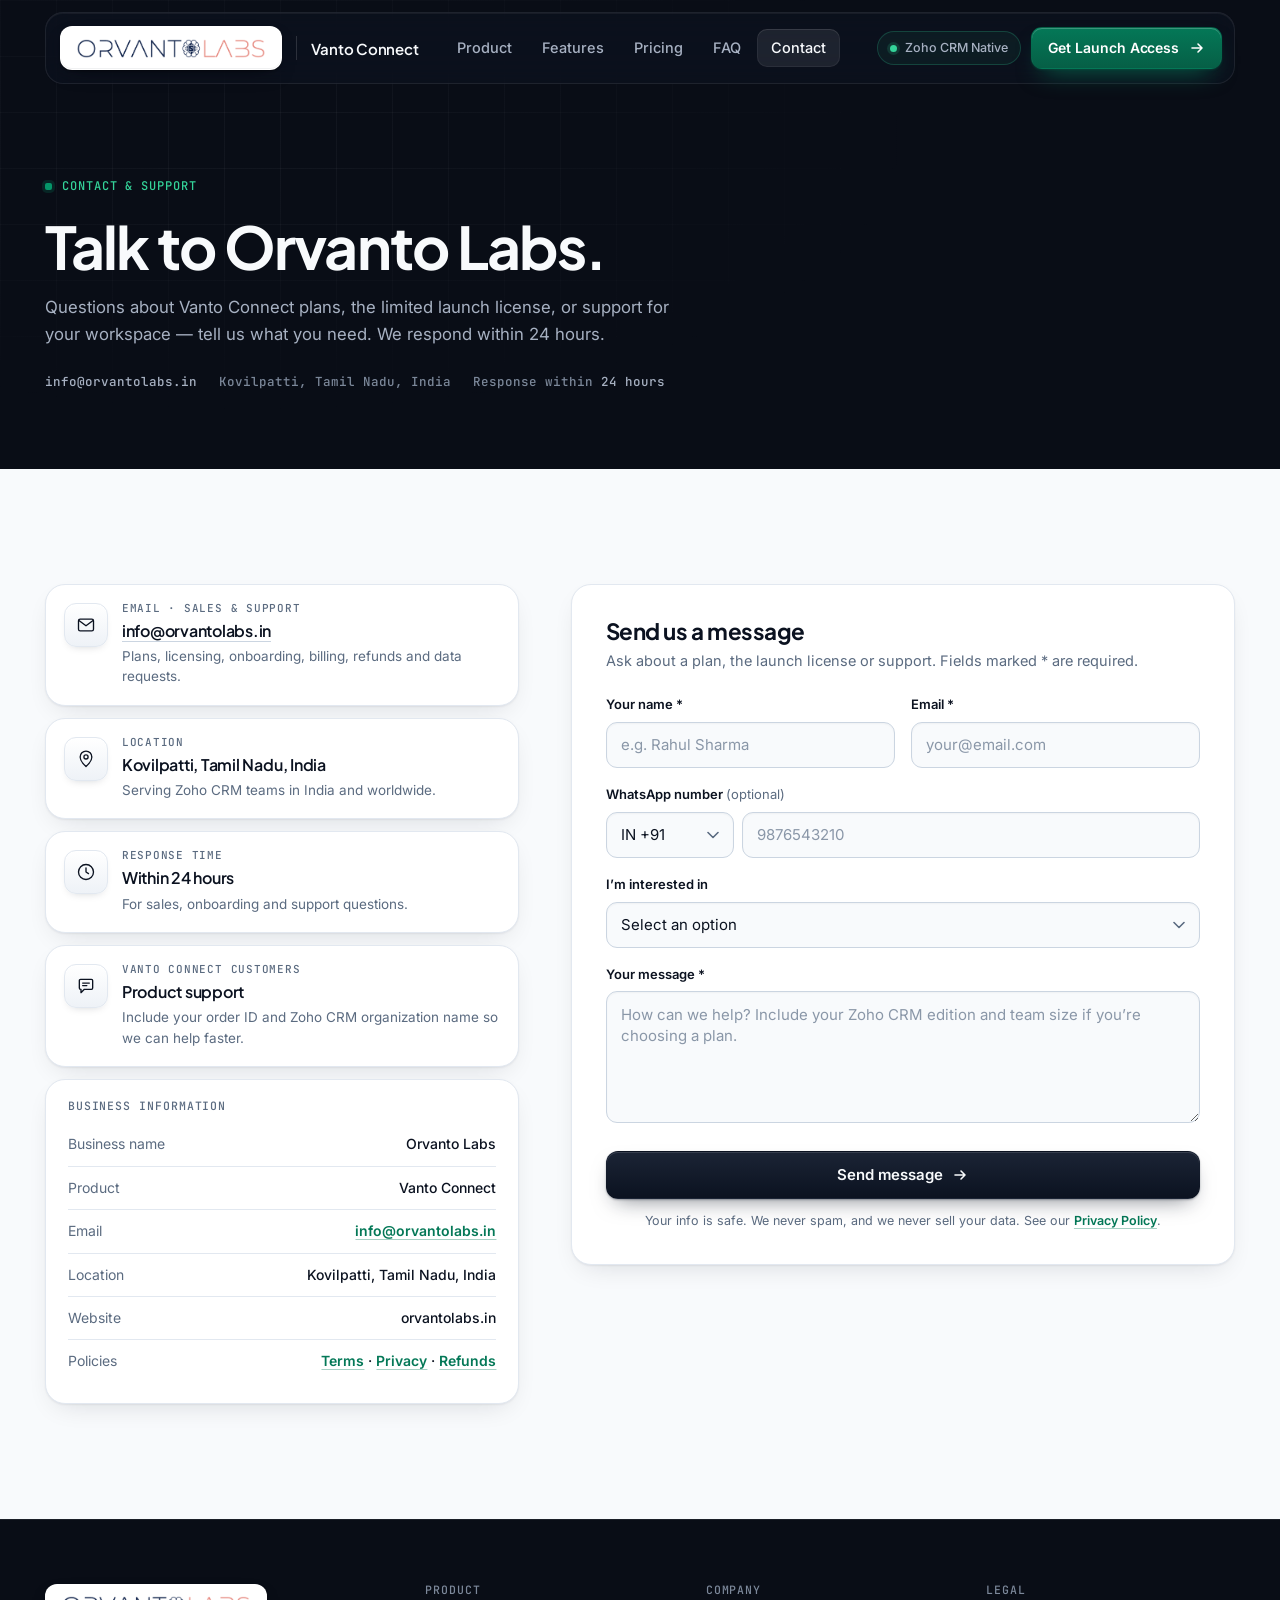
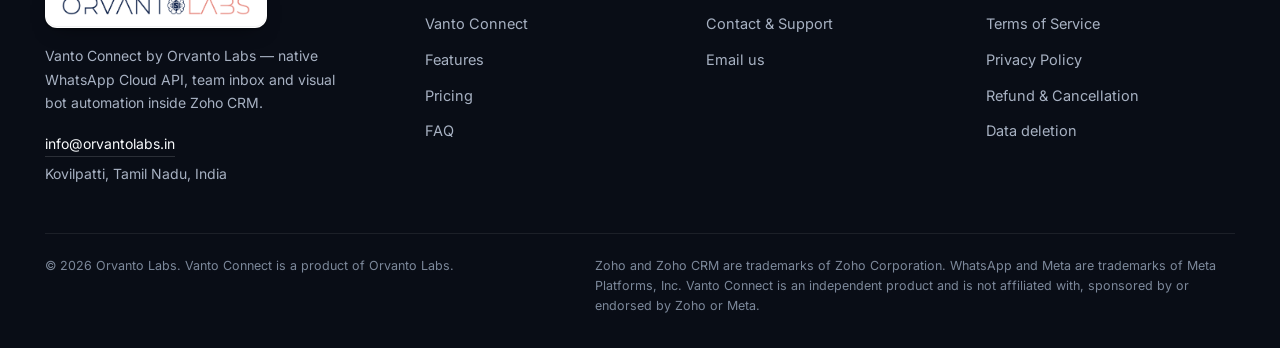
<file: contact.html>
<!DOCTYPE html>
<html lang="en">
<head>
  <meta charset="UTF-8">
  <meta name="viewport" content="width=device-width, initial-scale=1">
  <title>Contact &amp; Support — Orvanto Labs</title>
  <meta name="description" content="Contact Orvanto Labs about Vanto Connect plans, Founding Lifetime licenses and product support. Email info@orvantolabs.in — we respond within 24 hours.">
  <link rel="canonical" href="https://orvantolabs.in/contact">
  <meta name="theme-color" content="#090D16">
  <meta property="og:type" content="website">
  <meta property="og:site_name" content="Orvanto Labs">
  <meta property="og:title" content="Contact &amp; Support — Orvanto Labs">
  <meta property="og:description" content="Vanto Connect plans, lifetime licenses and product support. We respond within 24 hours.">
  <meta property="og:url" content="https://orvantolabs.in/contact">
  <meta property="og:image" content="https://orvantolabs.in/logo.png">
  <link rel="icon" type="image/png" href="favicon.png">
  <link rel="apple-touch-icon" href="apple-touch-icon.png">
  <link rel="preconnect" href="https://fonts.googleapis.com">
  <link rel="preconnect" href="https://fonts.gstatic.com" crossorigin>
  <link href="https://fonts.googleapis.com/css2?family=Inter:wght@400;500;600&family=JetBrains+Mono:wght@400;500&family=Plus+Jakarta+Sans:wght@500;600;700;800&display=swap" rel="stylesheet">
  <link rel="stylesheet" href="styles.css">
  <script>(function(d){d.classList.add('js');var g='INTL';try{var tz=Intl.DateTimeFormat().resolvedOptions().timeZone||'';if(/^Asia\/(Kolkata|Calcutta)$/.test(tz))g='IN';}catch(e){}if(g!=='IN'){var l=navigator.languages||[navigator.language||''];for(var i=0;i<l.length;i++)if(/-IN$/i.test(l[i]||''))g='IN';}d.setAttribute('data-geo',g);})(document.documentElement);</script>
</head>
<body>
  <a class="skip-link" href="#main">Skip to content</a>

  <header class="site-nav">
    <div class="container">
      <div class="nav-inner">
        <a class="brand" href="index.html">
          <span class="brand-pill"><img src="logo-wordmark.png" alt="Orvanto Labs" width="188" height="19"></span>
          <span class="brand-divider" aria-hidden="true"></span>
          <span class="brand-product">Vanto Connect</span>
        </a>
        <nav class="nav-center" aria-label="Primary">
          <ul class="nav-links" id="nav-links">
          <li><a href="index.html#product">Product</a></li>
          <li><a href="index.html#features">Features</a></li>
          <li><a href="index.html#pricing">Pricing</a></li>
          <li><a href="index.html#faq">FAQ</a></li>
          <li><a href="contact.html" aria-current="page">Contact</a></li>
            <li class="nav-mobile-cta"><span class="nav-badge"><i aria-hidden="true"></i>Zoho CRM Native</span><a class="btn btn-emerald" href="index.html#launch-offer">Get Launch Access <svg class="arrow" viewBox="0 0 16 16" fill="none" aria-hidden="true"><path d="M3 8h10M9 4l4 4-4 4" stroke="currentColor" stroke-width="1.6" stroke-linecap="round" stroke-linejoin="round"/></svg></a></li>
          </ul>
          <span class="nav-indicator" aria-hidden="true"></span>
        </nav>
        <div class="nav-actions">
          <span class="nav-badge"><i aria-hidden="true"></i>Zoho CRM Native</span>
          <a class="btn btn-emerald nav-cta" href="index.html#launch-offer">Get Launch Access <svg class="arrow" viewBox="0 0 16 16" fill="none" aria-hidden="true"><path d="M3 8h10M9 4l4 4-4 4" stroke="currentColor" stroke-width="1.6" stroke-linecap="round" stroke-linejoin="round"/></svg></a>
          <button class="nav-toggle" type="button" aria-expanded="false" aria-controls="nav-links" aria-label="Open menu"><span></span></button>
        </div>
      </div>
    </div>
  </header>

  <main id="main">
    <section class="page-hero" aria-labelledby="contact-title">
      <div class="hero-grid" aria-hidden="true"></div>
      <div class="container">
        <span class="eyebrow on-dark">Contact &amp; Support</span>
        <h1 id="contact-title">Talk to Orvanto Labs.</h1>
        <p class="lede">Questions about Vanto Connect plans, the limited launch license, or support for your workspace — tell us what you need. We respond within 24 hours.</p>
        <div class="meta-row">
          <span><b>info@orvantolabs.in</b></span>
          <span>Kovilpatti, Tamil Nadu, India</span>
          <span>Response within <b>24 hours</b></span>
        </div>
      </div>
    </section>

    <section class="section section-mist" aria-label="Contact details and inquiry form">
      <div class="container contact-grid">
        <div class="contact-cards">
          <div class="card contact-card">
            <span class="ic" aria-hidden="true"><svg viewBox="0 0 24 24" fill="none" stroke="currentColor" stroke-width="1.6" stroke-linecap="round" stroke-linejoin="round"><rect x="3" y="5" width="18" height="14" rx="2"/><path d="M3.5 6.5l8.5 6.5 8.5-6.5"/></svg></span>
            <div>
              <div class="k">Email · sales &amp; support</div>
              <div class="v"><a href="mailto:info@orvantolabs.in">info@orvantolabs.in</a></div>
              <div class="s">Plans, licensing, onboarding, billing, refunds and data requests.</div>
            </div>
          </div>
          <div class="card contact-card">
            <span class="ic" aria-hidden="true"><svg viewBox="0 0 24 24" fill="none" stroke="currentColor" stroke-width="1.6" stroke-linecap="round" stroke-linejoin="round"><path d="M12 21s-7-6.2-7-11.5A7 7 0 0 1 19 9.5C19 14.8 12 21 12 21z"/><circle cx="12" cy="9.5" r="2.5"/></svg></span>
            <div>
              <div class="k">Location</div>
              <div class="v">Kovilpatti, Tamil Nadu, India</div>
              <div class="s">Serving Zoho CRM teams in India and worldwide.</div>
            </div>
          </div>
          <div class="card contact-card">
            <span class="ic" aria-hidden="true"><svg viewBox="0 0 24 24" fill="none" stroke="currentColor" stroke-width="1.6" stroke-linecap="round" stroke-linejoin="round"><circle cx="12" cy="12" r="9"/><path d="M12 7v5l3 2"/></svg></span>
            <div>
              <div class="k">Response time</div>
              <div class="v">Within 24 hours</div>
              <div class="s">For sales, onboarding and support questions.</div>
            </div>
          </div>
          <div class="card contact-card">
            <span class="ic" aria-hidden="true"><svg viewBox="0 0 24 24" fill="none" stroke="currentColor" stroke-width="1.6" stroke-linecap="round" stroke-linejoin="round"><path d="M4 5.5A1.5 1.5 0 0 1 5.5 4h13A1.5 1.5 0 0 1 20 5.5v9a1.5 1.5 0 0 1-1.5 1.5H10l-4 4v-4H5.5A1.5 1.5 0 0 1 4 14.5z"/><path d="M8 8.5h8M8 11.5h5"/></svg></span>
            <div>
              <div class="k">Vanto Connect customers</div>
              <div class="v">Product support</div>
              <div class="s">Include your order ID and Zoho CRM organization name so we can help faster.</div>
            </div>
          </div>

          <div class="card biz-table">
            <h3>Business information</h3>
            <dl>
              <dt>Business name</dt><dd>Orvanto Labs</dd>
              <dt>Product</dt><dd>Vanto Connect</dd>
              <dt>Email</dt><dd><a class="text-link" href="mailto:info@orvantolabs.in">info@orvantolabs.in</a></dd>
              <dt>Location</dt><dd>Kovilpatti, Tamil Nadu, India</dd>
              <dt>Website</dt><dd>orvantolabs.in</dd>
              <dt>Policies</dt><dd><a class="text-link" href="terms.html">Terms</a> · <a class="text-link" href="privacy.html">Privacy</a> · <a class="text-link" href="refund.html">Refunds</a></dd>
            </dl>
          </div>
        </div>

        <div class="card form-card">
          <h2>Send us a message</h2>
          <p>Ask about a plan, the launch license or support. Fields marked * are required.</p>
          <form id="contactForm" action="https://formspree.io/f/xbdpbgow" method="POST" novalidate>
            <input type="hidden" name="_subject" value="New inquiry — orvantolabs.in">
            <input type="text" name="_gotcha" tabindex="-1" autocomplete="off" style="display:none" aria-hidden="true">
            <div class="form-grid">
              <div class="field">
                <label for="f-name">Your name *</label>
                <input id="f-name" type="text" name="name" placeholder="e.g. Rahul Sharma" autocomplete="name" required>
              </div>
              <div class="field">
                <label for="f-email">Email *</label>
                <input id="f-email" type="email" name="email" placeholder="your@email.com" autocomplete="email" required>
              </div>
              <div class="field full">
                <label for="f-wa">WhatsApp number <span class="opt">(optional)</span></label>
                <div class="phone-row">
                  <select name="country_code" aria-label="Country code">
                    <option value="+91">IN +91</option>
                    <option value="+1">US +1</option>
                    <option value="+44">UK +44</option>
                    <option value="+61">AU +61</option>
                    <option value="+971">AE +971</option>
                    <option value="+65">SG +65</option>
                    <option value="+60">MY +60</option>
                    <option value="+49">DE +49</option>
                    <option value="+33">FR +33</option>
                    <option value="+81">JP +81</option>
                  </select>
                  <input id="f-wa" type="tel" name="whatsapp" placeholder="9876543210" autocomplete="tel-national" inputmode="tel">
                </div>
              </div>
              <div class="field full">
                <label for="f-service">I’m interested in</label>
                <select id="f-service" name="service">
                  <option value="">Select an option</option>
                  <optgroup label="Plans (monthly or annual)">
                    <option data-plan="starter" value="Vanto Connect — Starter plan">Vanto Connect — Starter plan</option>
                    <option data-plan="growth" value="Vanto Connect — Growth plan">Vanto Connect — Growth plan</option>
                    <option data-plan="pro" value="Vanto Connect — Pro plan">Vanto Connect — Pro plan</option>
                  </optgroup>
                  <optgroup label="Limited launch offer (one-time, lifetime)">
                    <option data-plan="lifetime" value="Vanto Connect — Founding Lifetime Access (custom deal)">Vanto Connect — Founding Lifetime Access (custom deal)</option>
                    <option data-plan="custom" value="Vanto Connect — Custom license (larger team / custom terms)">Vanto Connect — Custom license (larger team / custom terms)</option>
                  </optgroup>
                  <optgroup label="Existing customers">
                    <option data-plan="support" value="Vanto Connect — Product support">Vanto Connect — Product support</option>
                    <option data-plan="billing" value="Vanto Connect — Billing, cancellation or refund">Vanto Connect — Billing, cancellation or refund</option>
                  </optgroup>
                  <option data-plan="unsure" value="Other question">Other question</option>
                </select>
              </div>
              <div class="field full">
                <label for="f-msg">Your message *</label>
                <textarea id="f-msg" name="message" placeholder="How can we help? Include your Zoho CRM edition and team size if you’re choosing a plan." required></textarea>
              </div>
            </div>
            <div class="form-actions">
              <div class="form-status" id="formStatus" role="alert"></div>
              <button type="submit" class="btn btn-dark btn-block" id="submitBtn">Send message
                <svg class="arrow" viewBox="0 0 16 16" fill="none" aria-hidden="true"><path d="M3 8h10M9 4l4 4-4 4" stroke="currentColor" stroke-width="1.6" stroke-linecap="round" stroke-linejoin="round"/></svg>
              </button>
              <p class="form-note">Your info is safe. We never spam, and we never sell your data. See our <a class="text-link" href="privacy.html">Privacy Policy</a>.</p>
            </div>
          </form>
          <div class="form-success" id="successMsg" role="status" tabindex="-1">
            <h3>Message received.</h3>
            <p>We’ll get back to you within 24 hours. Looking forward to working together.</p>
          </div>
        </div>
      </div>
    </section>
  </main>

  <footer class="site-footer">
    <div class="container">
      <div class="footer-top">
        <div class="footer-brand">
          <a class="brand" href="index.html"><span class="brand-pill"><img src="logo-wordmark.png" alt="Orvanto Labs" width="199" height="20"></span></a>
          <p>Vanto Connect by Orvanto Labs — native WhatsApp Cloud API, team inbox and visual bot automation inside Zoho CRM.</p>
          <div class="footer-contact">
            <a href="mailto:info@orvantolabs.in">info@orvantolabs.in</a>
            <span>Kovilpatti, Tamil Nadu, India</span>
          </div>
        </div>
        <div class="footer-col">
          <h2>Product</h2>
          <ul>
            <li><a href="index.html">Vanto Connect</a></li>
            <li><a href="index.html#features">Features</a></li>
            <li><a href="index.html#pricing">Pricing</a></li>
            <li><a href="index.html#faq">FAQ</a></li>
          </ul>
        </div>
        <div class="footer-col">
          <h2>Company</h2>
          <ul>
            <li><a href="contact.html">Contact &amp; Support</a></li>
            <li><a href="mailto:info@orvantolabs.in">Email us</a></li>
          </ul>
        </div>
        <div class="footer-col">
          <h2>Legal</h2>
          <ul>
            <li><a href="terms.html">Terms of Service</a></li>
            <li><a href="privacy.html">Privacy Policy</a></li>
            <li><a href="refund.html">Refund &amp; Cancellation</a></li>
            <li><a href="privacy.html#data-deletion">Data deletion</a></li>
          </ul>
        </div>
      </div>
      <div class="footer-bottom">
        <p>© <span data-year>2026</span> Orvanto Labs. Vanto Connect is a product of Orvanto Labs.</p>
        <p>Zoho and Zoho CRM are trademarks of Zoho Corporation. WhatsApp and Meta are trademarks of Meta Platforms, Inc. Vanto Connect is an independent product and is not affiliated with, sponsored by or endorsed by Zoho or Meta.</p>
      </div>
    </div>
  </footer>

  <script src="site.js" defer></script>
  <script src="js/geo.js" defer></script>
  <script>
    (function () {
      var form = document.getElementById('contactForm');
      var btn = document.getElementById('submitBtn');
      var status = document.getElementById('formStatus');
      var success = document.getElementById('successMsg');
      var select = document.getElementById('f-service');
      var btnHTML = btn.innerHTML;

      // Preselect the plan passed from pricing buttons (?plan=growth, ?plan=lifetime)
      var plan = (new URLSearchParams(window.location.search).get('plan') || '').replace(/[^a-z]/gi, '').toLowerCase();
      if (plan === 'global' || plan === 'india') plan = 'lifetime'; // older launch-licence links
      if (plan) {
        var opt = select.querySelector('option[data-plan="' + plan + '"]');
        if (opt) opt.selected = true;
      }
      // Founding Lifetime is a custom deal: start the message for the visitor
      var msg = document.getElementById('f-msg');
      if (plan === 'lifetime' && msg && !msg.value) {
        msg.value = 'Hi, I’d like to request Founding Lifetime Access for our Zoho CRM workspace.\n\nCompany:\nZoho CRM edition:\nNumber of Zoho CRM users:\n';
      }

      function showError(msg) {
        status.textContent = msg;
        status.className = 'form-status err';
      }

      form.addEventListener('submit', async function (e) {
        e.preventDefault();
        status.className = 'form-status';
        if (!form.checkValidity()) {
          var firstInvalid = form.querySelector(':invalid');
          showError('Please fill in your name, a valid email address and your message.');
          if (firstInvalid) firstInvalid.focus();
          return;
        }
        btn.disabled = true;
        btn.textContent = 'Sending…';
        try {
          var res = await fetch(form.action, { method: 'POST', body: new FormData(form), headers: { 'Accept': 'application/json' } });
          if (res.ok) {
            form.style.display = 'none';
            success.style.display = 'block';
            success.focus();
          } else {
            showError('Something went wrong sending your message. Please try again or email info@orvantolabs.in.');
            btn.disabled = false; btn.innerHTML = btnHTML;
          }
        } catch (err) {
          showError('Network error. Please try again or email info@orvantolabs.in.');
          btn.disabled = false; btn.innerHTML = btnHTML;
        }
      });
    })();
  </script>
</body>
</html>
</file>
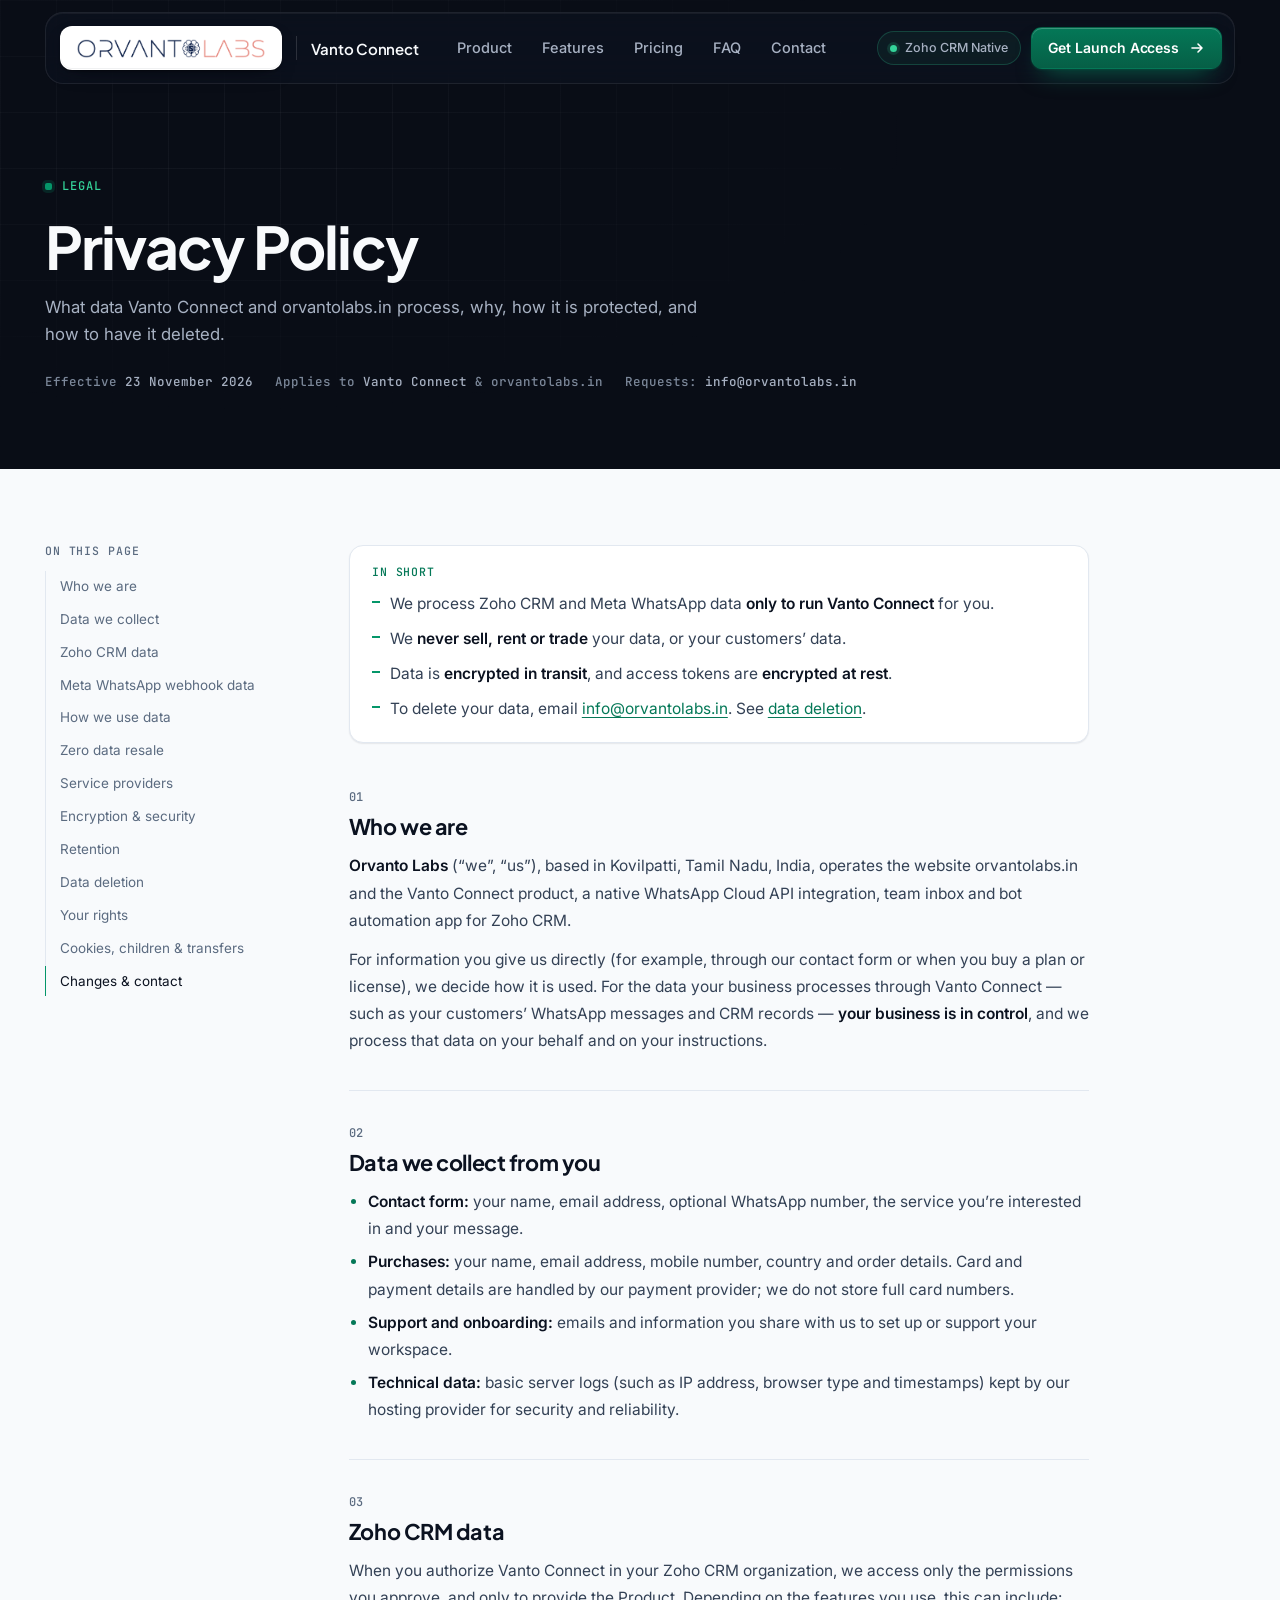
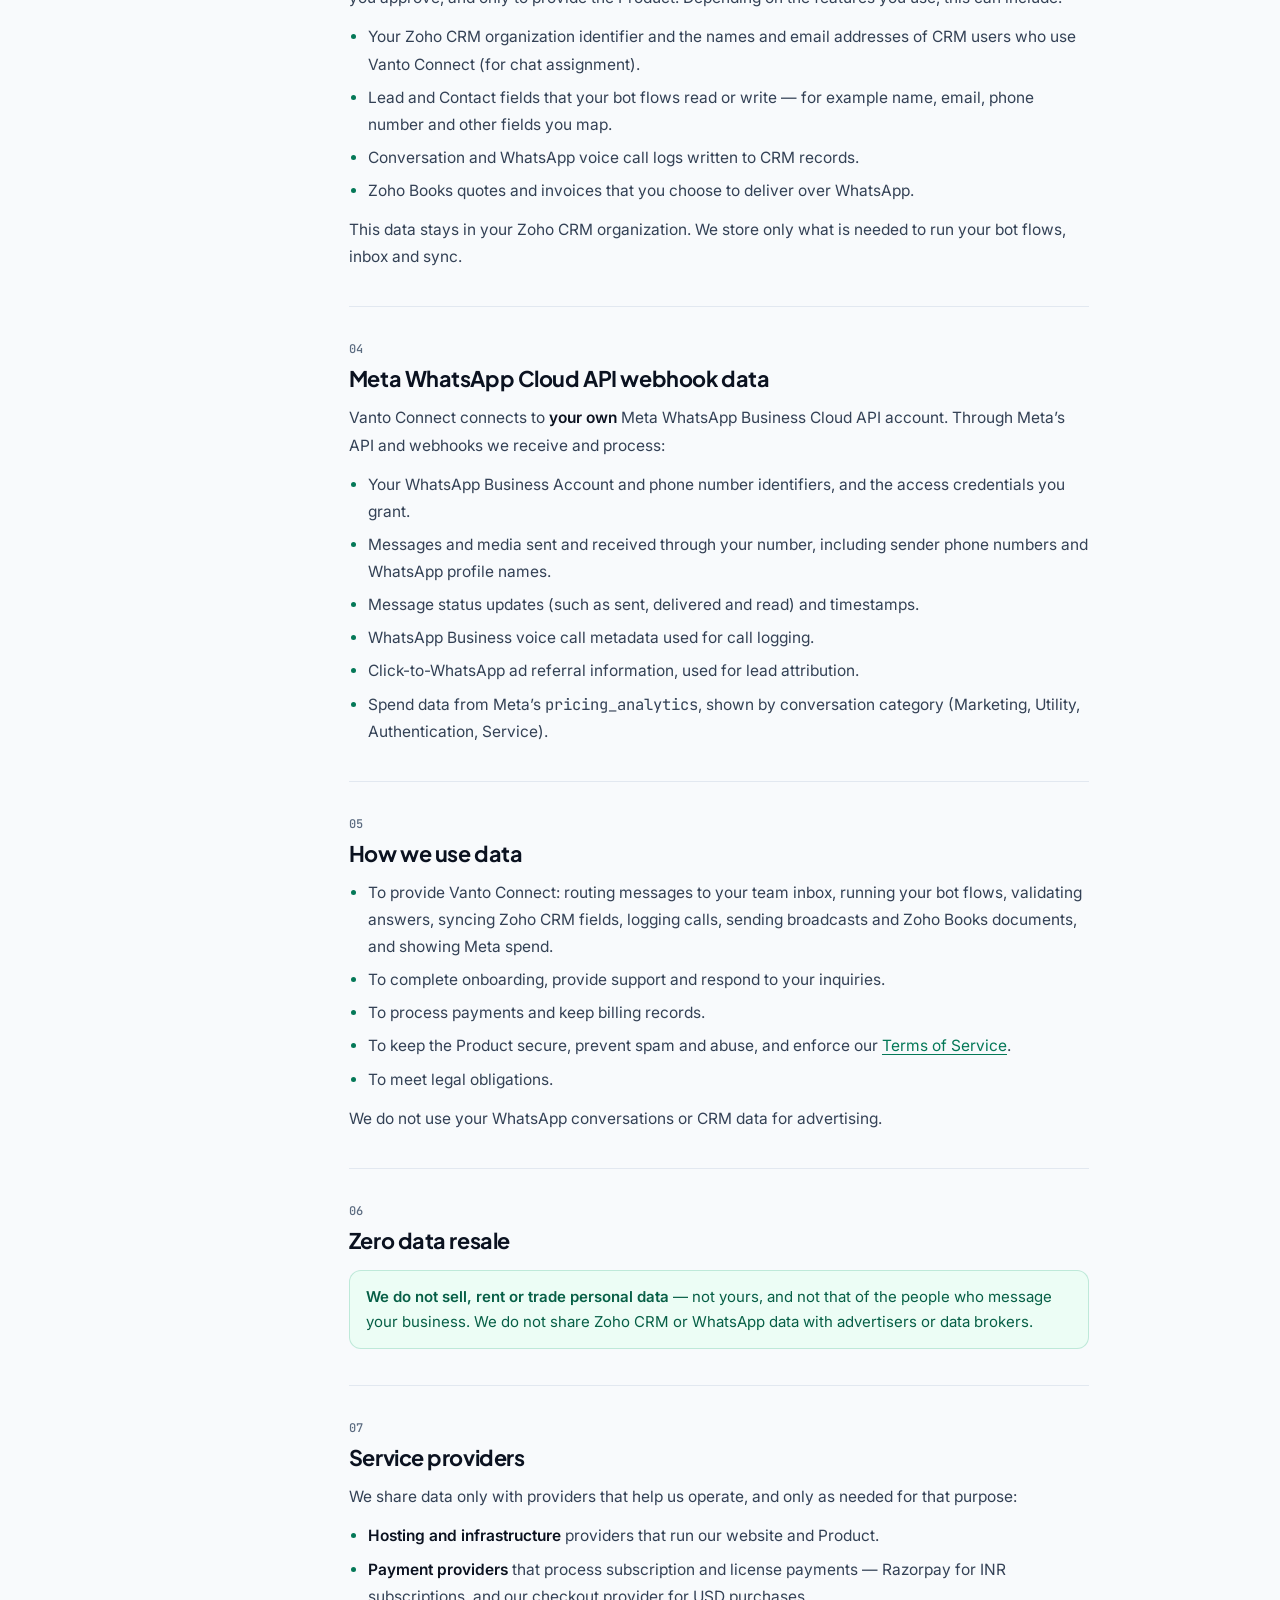
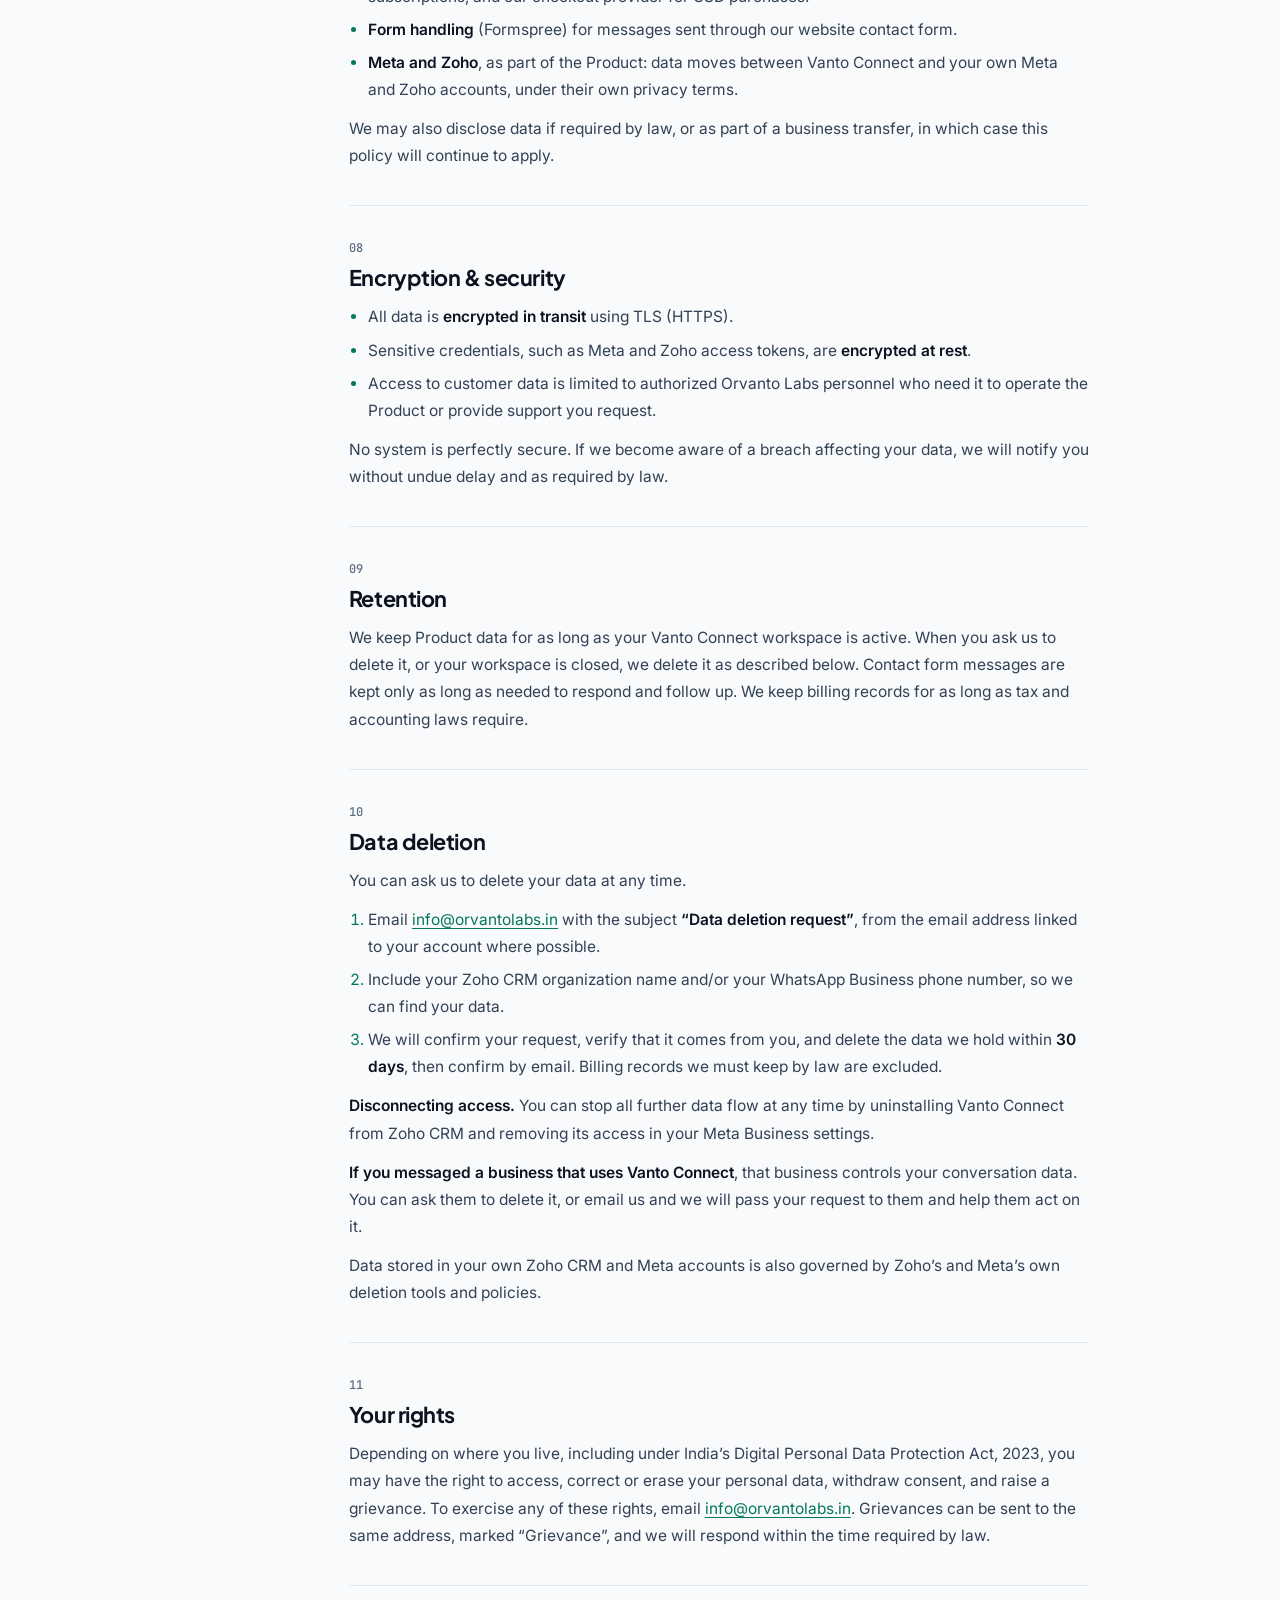
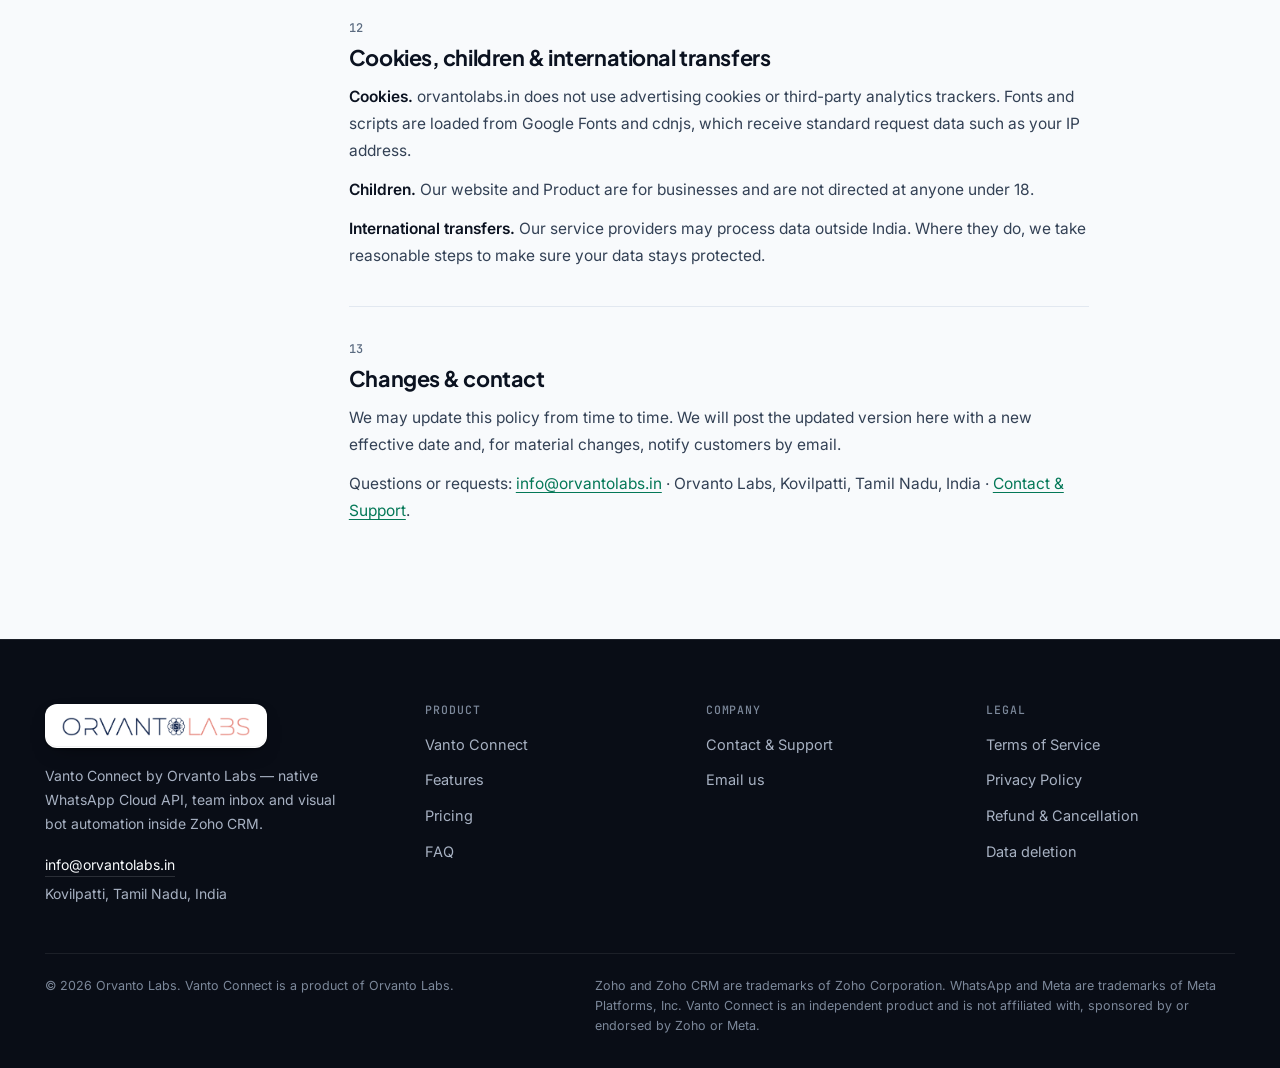
<file: privacy.html>
<!DOCTYPE html>
<html lang="en">
<head>
  <meta charset="UTF-8">
  <meta name="viewport" content="width=device-width, initial-scale=1">
  <title>Privacy Policy — Vanto Connect | Orvanto Labs</title>
  <meta name="description" content="How Orvanto Labs and Vanto Connect process Zoho CRM and Meta WhatsApp webhook data: what we collect, encryption, zero data resale, retention, and how to request deletion via info@orvantolabs.in.">
  <link rel="canonical" href="https://orvantolabs.in/privacy">
  <meta name="theme-color" content="#090D16">
  <link rel="icon" type="image/png" href="favicon.png">
  <link rel="apple-touch-icon" href="apple-touch-icon.png">
  <link rel="preconnect" href="https://fonts.googleapis.com">
  <link rel="preconnect" href="https://fonts.gstatic.com" crossorigin>
  <link href="https://fonts.googleapis.com/css2?family=Inter:wght@400;500;600&family=JetBrains+Mono:wght@400;500&family=Plus+Jakarta+Sans:wght@500;600;700;800&display=swap" rel="stylesheet">
  <link rel="stylesheet" href="styles.css">
  <script>(function(d){d.classList.add('js');var g='INTL';try{var tz=Intl.DateTimeFormat().resolvedOptions().timeZone||'';if(/^Asia\/(Kolkata|Calcutta)$/.test(tz))g='IN';}catch(e){}if(g!=='IN'){var l=navigator.languages||[navigator.language||''];for(var i=0;i<l.length;i++)if(/-IN$/i.test(l[i]||''))g='IN';}d.setAttribute('data-geo',g);})(document.documentElement);</script>
</head>
<body>
  <a class="skip-link" href="#main">Skip to content</a>

  <header class="site-nav">
    <div class="container">
      <div class="nav-inner">
        <a class="brand" href="index.html">
          <span class="brand-pill"><img src="logo-wordmark.png" alt="Orvanto Labs" width="188" height="19"></span>
          <span class="brand-divider" aria-hidden="true"></span>
          <span class="brand-product">Vanto Connect</span>
        </a>
        <nav class="nav-center" aria-label="Primary">
          <ul class="nav-links" id="nav-links">
          <li><a href="index.html#product">Product</a></li>
          <li><a href="index.html#features">Features</a></li>
          <li><a href="index.html#pricing">Pricing</a></li>
          <li><a href="index.html#faq">FAQ</a></li>
          <li><a href="contact.html">Contact</a></li>
            <li class="nav-mobile-cta"><span class="nav-badge"><i aria-hidden="true"></i>Zoho CRM Native</span><a class="btn btn-emerald" href="index.html#launch-offer">Get Launch Access <svg class="arrow" viewBox="0 0 16 16" fill="none" aria-hidden="true"><path d="M3 8h10M9 4l4 4-4 4" stroke="currentColor" stroke-width="1.6" stroke-linecap="round" stroke-linejoin="round"/></svg></a></li>
          </ul>
          <span class="nav-indicator" aria-hidden="true"></span>
        </nav>
        <div class="nav-actions">
          <span class="nav-badge"><i aria-hidden="true"></i>Zoho CRM Native</span>
          <a class="btn btn-emerald nav-cta" href="index.html#launch-offer">Get Launch Access <svg class="arrow" viewBox="0 0 16 16" fill="none" aria-hidden="true"><path d="M3 8h10M9 4l4 4-4 4" stroke="currentColor" stroke-width="1.6" stroke-linecap="round" stroke-linejoin="round"/></svg></a>
          <button class="nav-toggle" type="button" aria-expanded="false" aria-controls="nav-links" aria-label="Open menu"><span></span></button>
        </div>
      </div>
    </div>
  </header>

  <main id="main">
    <section class="page-hero" aria-labelledby="page-title">
      <div class="hero-grid" aria-hidden="true"></div>
      <div class="container">
        <span class="eyebrow on-dark">Legal</span>
        <h1 id="page-title">Privacy Policy</h1>
        <p class="lede">What data Vanto Connect and orvantolabs.in process, why, how it is protected, and how to have it deleted.</p>
        <div class="meta-row">
          <span>Effective <b>23 November 2026</b></span>
          <span>Applies to <b>Vanto Connect</b> &amp; orvantolabs.in</span>
          <span>Requests: <b>info@orvantolabs.in</b></span>
        </div>
      </div>
    </section>

    <section class="section section-mist" style="padding-top:clamp(48px,6vw,80px)">
      <div class="container legal-wrap">
        <aside class="legal-toc" aria-label="On this page">
          <h2>On this page</h2>
          <ol>
            <li><a href="#who">Who we are</a></li>
            <li><a href="#collect">Data we collect</a></li>
            <li><a href="#zoho-data">Zoho CRM data</a></li>
            <li><a href="#meta-data">Meta WhatsApp webhook data</a></li>
            <li><a href="#use">How we use data</a></li>
            <li><a href="#no-resale">Zero data resale</a></li>
            <li><a href="#sharing">Service providers</a></li>
            <li><a href="#security">Encryption &amp; security</a></li>
            <li><a href="#retention">Retention</a></li>
            <li><a href="#data-deletion">Data deletion</a></li>
            <li><a href="#rights">Your rights</a></li>
            <li><a href="#other">Cookies, children &amp; transfers</a></li>
            <li><a href="#contact">Changes &amp; contact</a></li>
          </ol>
        </aside>

        <article class="legal">
          <div class="legal-summary">
            <h2>In short</h2>
            <ul>
              <li>We process Zoho CRM and Meta WhatsApp data <strong>only to run Vanto Connect</strong> for you.</li>
              <li>We <strong>never sell, rent or trade</strong> your data, or your customers’ data.</li>
              <li>Data is <strong>encrypted in transit</strong>, and access tokens are <strong>encrypted at rest</strong>.</li>
              <li>To delete your data, email <a href="mailto:info@orvantolabs.in">info@orvantolabs.in</a>. See <a href="#data-deletion">data deletion</a>.</li>
            </ul>
          </div>

          <section id="who">
            <h2 class="lh"><span class="n">01</span>Who we are</h2>
            <p><strong>Orvanto Labs</strong> (“we”, “us”), based in Kovilpatti, Tamil Nadu, India, operates the website orvantolabs.in and the Vanto Connect product, a native WhatsApp Cloud API integration, team inbox and bot automation app for Zoho CRM.</p>
            <p>For information you give us directly (for example, through our contact form or when you buy a plan or license), we decide how it is used. For the data your business processes through Vanto Connect — such as your customers’ WhatsApp messages and CRM records — <strong>your business is in control</strong>, and we process that data on your behalf and on your instructions.</p>
          </section>

          <section id="collect">
            <h2 class="lh"><span class="n">02</span>Data we collect from you</h2>
            <ul class="list">
              <li><strong>Contact form:</strong> your name, email address, optional WhatsApp number, the service you’re interested in and your message.</li>
              <li><strong>Purchases:</strong> your name, email address, mobile number, country and order details. Card and payment details are handled by our payment provider; we do not store full card numbers.</li>
              <li><strong>Support and onboarding:</strong> emails and information you share with us to set up or support your workspace.</li>
              <li><strong>Technical data:</strong> basic server logs (such as IP address, browser type and timestamps) kept by our hosting provider for security and reliability.</li>
            </ul>
          </section>

          <section id="zoho-data">
            <h2 class="lh"><span class="n">03</span>Zoho CRM data</h2>
            <p>When you authorize Vanto Connect in your Zoho CRM organization, we access only the permissions you approve, and only to provide the Product. Depending on the features you use, this can include:</p>
            <ul class="list">
              <li>Your Zoho CRM organization identifier and the names and email addresses of CRM users who use Vanto Connect (for chat assignment).</li>
              <li>Lead and Contact fields that your bot flows read or write — for example name, email, phone number and other fields you map.</li>
              <li>Conversation and WhatsApp voice call logs written to CRM records.</li>
              <li>Zoho Books quotes and invoices that you choose to deliver over WhatsApp.</li>
            </ul>
            <p>This data stays in your Zoho CRM organization. We store only what is needed to run your bot flows, inbox and sync.</p>
          </section>

          <section id="meta-data">
            <h2 class="lh"><span class="n">04</span>Meta WhatsApp Cloud API webhook data</h2>
            <p>Vanto Connect connects to <strong>your own</strong> Meta WhatsApp Business Cloud API account. Through Meta’s API and webhooks we receive and process:</p>
            <ul class="list">
              <li>Your WhatsApp Business Account and phone number identifiers, and the access credentials you grant.</li>
              <li>Messages and media sent and received through your number, including sender phone numbers and WhatsApp profile names.</li>
              <li>Message status updates (such as sent, delivered and read) and timestamps.</li>
              <li>WhatsApp Business voice call metadata used for call logging.</li>
              <li>Click-to-WhatsApp ad referral information, used for lead attribution.</li>
              <li>Spend data from Meta’s <code>pricing_analytics</code>, shown by conversation category (Marketing, Utility, Authentication, Service).</li>
            </ul>
          </section>

          <section id="use">
            <h2 class="lh"><span class="n">05</span>How we use data</h2>
            <ul class="list">
              <li>To provide Vanto Connect: routing messages to your team inbox, running your bot flows, validating answers, syncing Zoho CRM fields, logging calls, sending broadcasts and Zoho Books documents, and showing Meta spend.</li>
              <li>To complete onboarding, provide support and respond to your inquiries.</li>
              <li>To process payments and keep billing records.</li>
              <li>To keep the Product secure, prevent spam and abuse, and enforce our <a href="terms.html">Terms of Service</a>.</li>
              <li>To meet legal obligations.</li>
            </ul>
            <p>We do not use your WhatsApp conversations or CRM data for advertising.</p>
          </section>

          <section id="no-resale">
            <h2 class="lh"><span class="n">06</span>Zero data resale</h2>
            <div class="callout"><strong>We do not sell, rent or trade personal data</strong> — not yours, and not that of the people who message your business. We do not share Zoho CRM or WhatsApp data with advertisers or data brokers.</div>
          </section>

          <section id="sharing">
            <h2 class="lh"><span class="n">07</span>Service providers</h2>
            <p>We share data only with providers that help us operate, and only as needed for that purpose:</p>
            <ul class="list">
              <li><strong>Hosting and infrastructure</strong> providers that run our website and Product.</li>
              <li><strong>Payment providers</strong> that process subscription and license payments — Razorpay for INR subscriptions, and our checkout provider for USD purchases.</li>
              <li><strong>Form handling</strong> (Formspree) for messages sent through our website contact form.</li>
              <li><strong>Meta and Zoho</strong>, as part of the Product: data moves between Vanto Connect and your own Meta and Zoho accounts, under their own privacy terms.</li>
            </ul>
            <p>We may also disclose data if required by law, or as part of a business transfer, in which case this policy will continue to apply.</p>
          </section>

          <section id="security">
            <h2 class="lh"><span class="n">08</span>Encryption &amp; security</h2>
            <ul class="list">
              <li>All data is <strong>encrypted in transit</strong> using TLS (HTTPS).</li>
              <li>Sensitive credentials, such as Meta and Zoho access tokens, are <strong>encrypted at rest</strong>.</li>
              <li>Access to customer data is limited to authorized Orvanto Labs personnel who need it to operate the Product or provide support you request.</li>
            </ul>
            <p>No system is perfectly secure. If we become aware of a breach affecting your data, we will notify you without undue delay and as required by law.</p>
          </section>

          <section id="retention">
            <h2 class="lh"><span class="n">09</span>Retention</h2>
            <p>We keep Product data for as long as your Vanto Connect workspace is active. When you ask us to delete it, or your workspace is closed, we delete it as described below. Contact form messages are kept only as long as needed to respond and follow up. We keep billing records for as long as tax and accounting laws require.</p>
          </section>

          <section id="data-deletion">
            <h2 class="lh"><span class="n">10</span>Data deletion</h2>
            <p>You can ask us to delete your data at any time.</p>
            <ol class="list">
              <li>Email <a href="mailto:info@orvantolabs.in?subject=Data%20deletion%20request">info@orvantolabs.in</a> with the subject <strong>“Data deletion request”</strong>, from the email address linked to your account where possible.</li>
              <li>Include your Zoho CRM organization name and/or your WhatsApp Business phone number, so we can find your data.</li>
              <li>We will confirm your request, verify that it comes from you, and delete the data we hold within <strong>30 days</strong>, then confirm by email. Billing records we must keep by law are excluded.</li>
            </ol>
            <p><strong>Disconnecting access.</strong> You can stop all further data flow at any time by uninstalling Vanto Connect from Zoho CRM and removing its access in your Meta Business settings.</p>
            <p><strong>If you messaged a business that uses Vanto Connect</strong>, that business controls your conversation data. You can ask them to delete it, or email us and we will pass your request to them and help them act on it.</p>
            <p>Data stored in your own Zoho CRM and Meta accounts is also governed by Zoho’s and Meta’s own deletion tools and policies.</p>
          </section>

          <section id="rights">
            <h2 class="lh"><span class="n">11</span>Your rights</h2>
            <p>Depending on where you live, including under India’s Digital Personal Data Protection Act, 2023, you may have the right to access, correct or erase your personal data, withdraw consent, and raise a grievance. To exercise any of these rights, email <a href="mailto:info@orvantolabs.in">info@orvantolabs.in</a>. Grievances can be sent to the same address, marked “Grievance”, and we will respond within the time required by law.</p>
          </section>

          <section id="other">
            <h2 class="lh"><span class="n">12</span>Cookies, children &amp; international transfers</h2>
            <p><strong>Cookies.</strong> orvantolabs.in does not use advertising cookies or third-party analytics trackers. Fonts and scripts are loaded from Google Fonts and cdnjs, which receive standard request data such as your IP address.</p>
            <p><strong>Children.</strong> Our website and Product are for businesses and are not directed at anyone under 18.</p>
            <p><strong>International transfers.</strong> Our service providers may process data outside India. Where they do, we take reasonable steps to make sure your data stays protected.</p>
          </section>

          <section id="contact">
            <h2 class="lh"><span class="n">13</span>Changes &amp; contact</h2>
            <p>We may update this policy from time to time. We will post the updated version here with a new effective date and, for material changes, notify customers by email.</p>
            <p>Questions or requests: <a href="mailto:info@orvantolabs.in">info@orvantolabs.in</a> · Orvanto Labs, Kovilpatti, Tamil Nadu, India · <a href="contact.html">Contact &amp; Support</a>.</p>
          </section>
        </article>
      </div>
    </section>
  </main>

  <footer class="site-footer">
    <div class="container">
      <div class="footer-top">
        <div class="footer-brand">
          <a class="brand" href="index.html"><span class="brand-pill"><img src="logo-wordmark.png" alt="Orvanto Labs" width="199" height="20"></span></a>
          <p>Vanto Connect by Orvanto Labs — native WhatsApp Cloud API, team inbox and visual bot automation inside Zoho CRM.</p>
          <div class="footer-contact">
            <a href="mailto:info@orvantolabs.in">info@orvantolabs.in</a>
            <span>Kovilpatti, Tamil Nadu, India</span>
          </div>
        </div>
        <div class="footer-col">
          <h2>Product</h2>
          <ul>
            <li><a href="index.html">Vanto Connect</a></li>
            <li><a href="index.html#features">Features</a></li>
            <li><a href="index.html#pricing">Pricing</a></li>
            <li><a href="index.html#faq">FAQ</a></li>
          </ul>
        </div>
        <div class="footer-col">
          <h2>Company</h2>
          <ul>
            <li><a href="contact.html">Contact &amp; Support</a></li>
            <li><a href="mailto:info@orvantolabs.in">Email us</a></li>
          </ul>
        </div>
        <div class="footer-col">
          <h2>Legal</h2>
          <ul>
            <li><a href="terms.html">Terms of Service</a></li>
            <li><a href="privacy.html" aria-current="page">Privacy Policy</a></li>
            <li><a href="refund.html">Refund &amp; Cancellation</a></li>
            <li><a href="#data-deletion">Data deletion</a></li>
          </ul>
        </div>
      </div>
      <div class="footer-bottom">
        <p>© <span data-year>2026</span> Orvanto Labs. Vanto Connect is a product of Orvanto Labs.</p>
        <p>Zoho and Zoho CRM are trademarks of Zoho Corporation. WhatsApp and Meta are trademarks of Meta Platforms, Inc. Vanto Connect is an independent product and is not affiliated with, sponsored by or endorsed by Zoho or Meta.</p>
      </div>
    </div>
  </footer>

  <script src="site.js" defer></script>
</body>
</html>
</file>
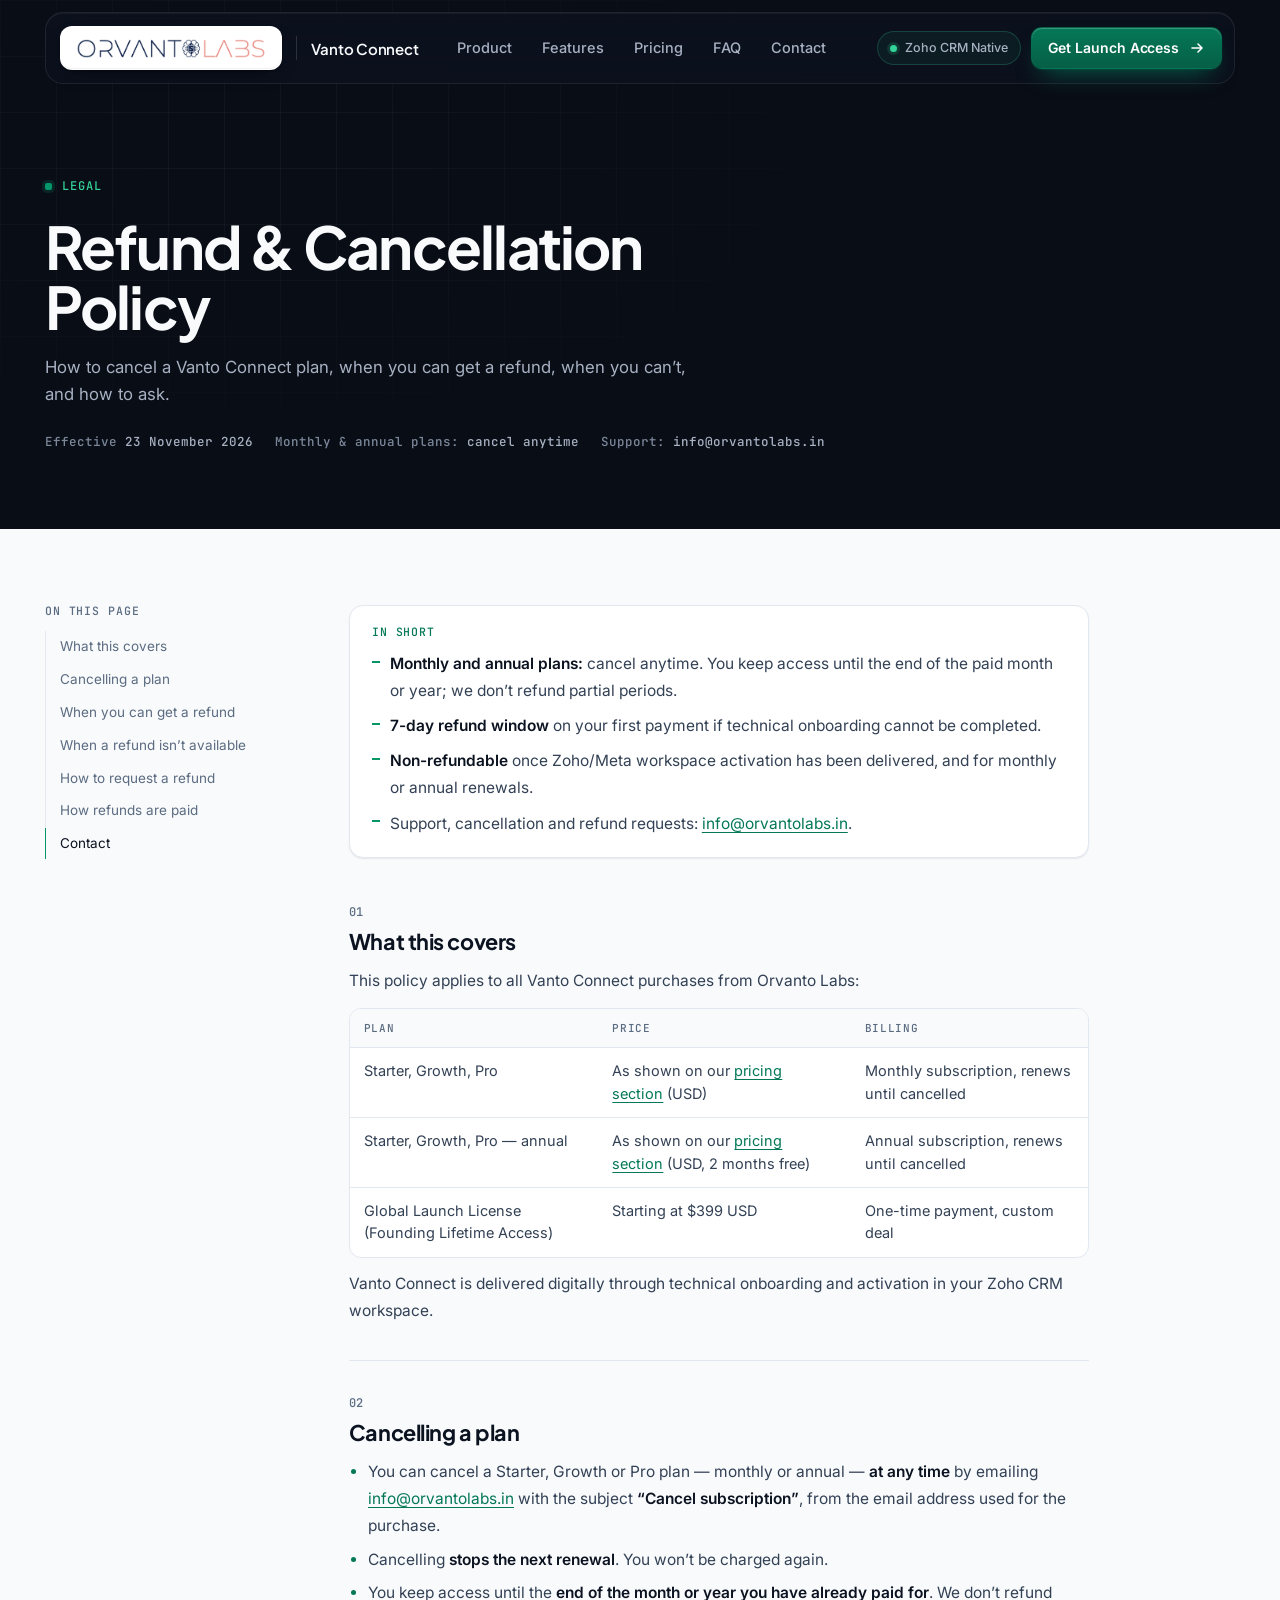
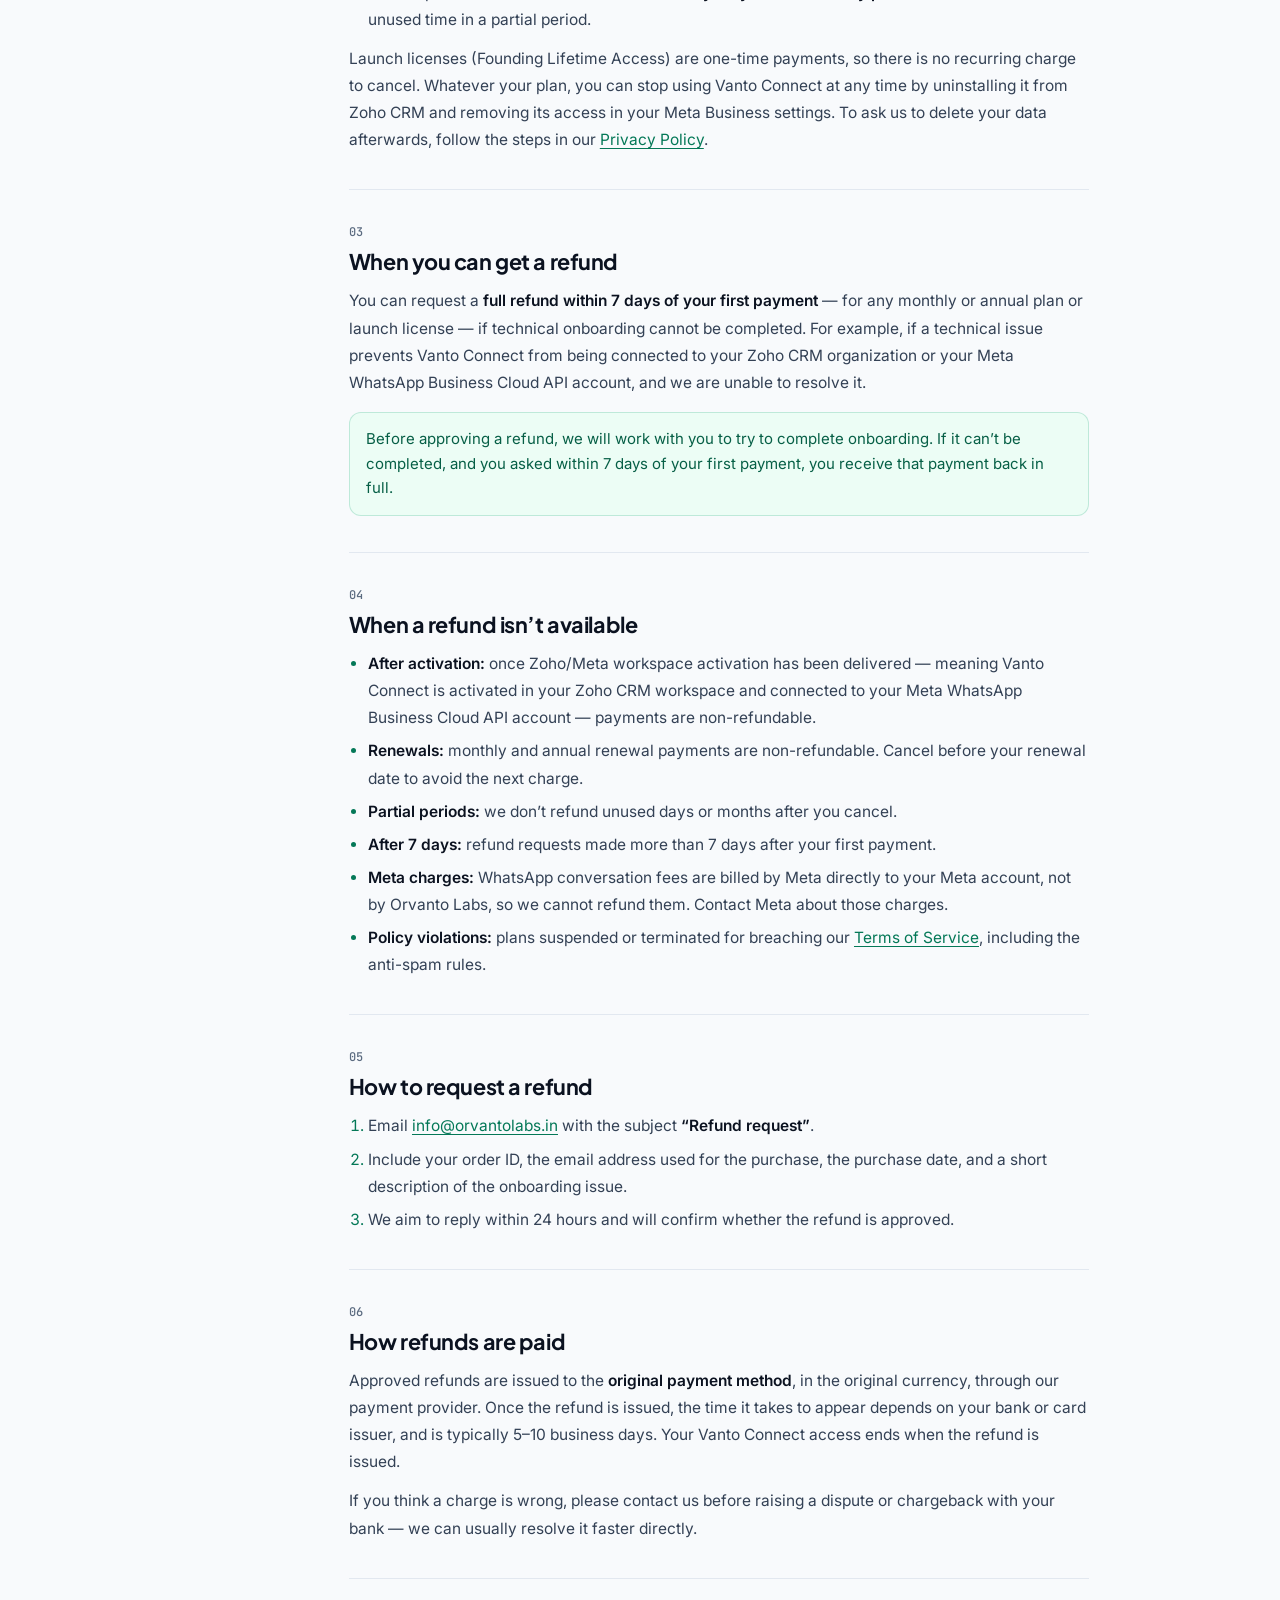
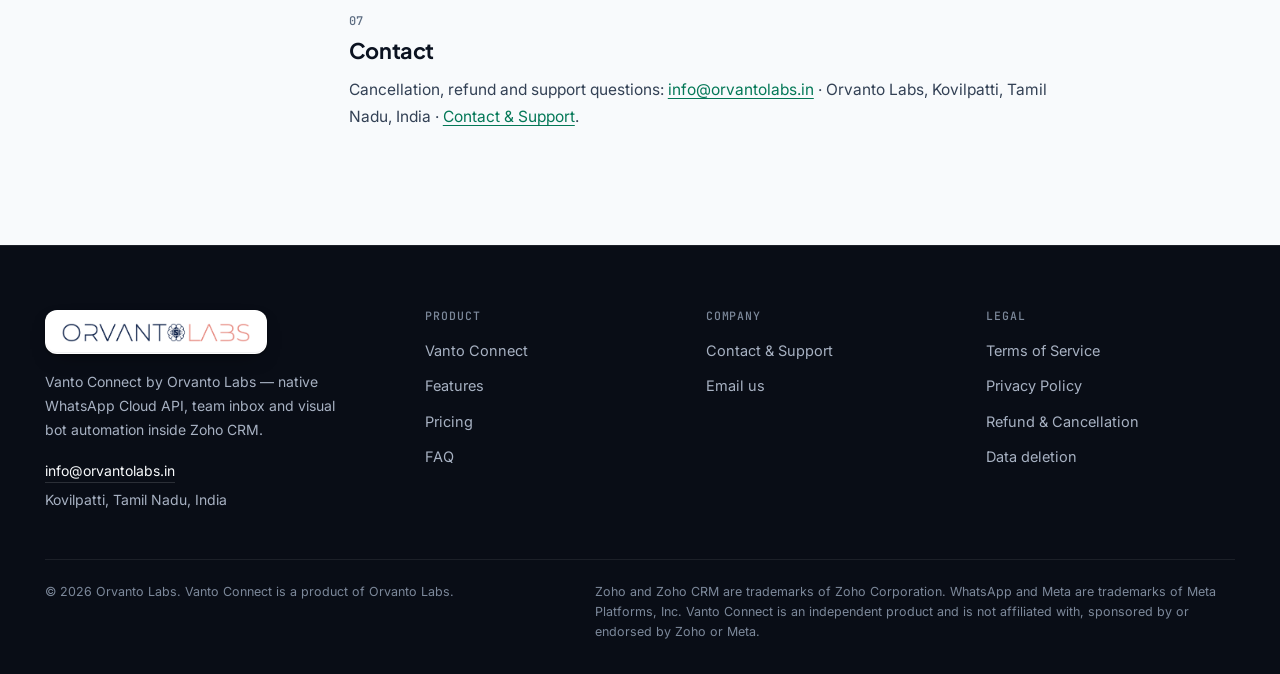
<file: refund.html>
<!DOCTYPE html>
<html lang="en">
<head>
  <meta charset="UTF-8">
  <meta name="viewport" content="width=device-width, initial-scale=1">
  <title>Refund &amp; Cancellation Policy — Vanto Connect | Orvanto Labs</title>
  <meta name="description" content="Vanto Connect refund and cancellation policy: cancel monthly plans anytime; 7-day refund on your first payment if technical onboarding cannot be completed; non-refundable once Zoho/Meta workspace activation is delivered. Support via info@orvantolabs.in.">
  <link rel="canonical" href="https://orvantolabs.in/refund">
  <meta name="theme-color" content="#090D16">
  <link rel="icon" type="image/png" href="favicon.png">
  <link rel="apple-touch-icon" href="apple-touch-icon.png">
  <link rel="preconnect" href="https://fonts.googleapis.com">
  <link rel="preconnect" href="https://fonts.gstatic.com" crossorigin>
  <link href="https://fonts.googleapis.com/css2?family=Inter:wght@400;500;600&family=JetBrains+Mono:wght@400;500&family=Plus+Jakarta+Sans:wght@500;600;700;800&display=swap" rel="stylesheet">
  <link rel="stylesheet" href="styles.css">
  <script>(function(d){d.classList.add('js');var g='INTL';try{var tz=Intl.DateTimeFormat().resolvedOptions().timeZone||'';if(/^Asia\/(Kolkata|Calcutta)$/.test(tz))g='IN';}catch(e){}if(g!=='IN'){var l=navigator.languages||[navigator.language||''];for(var i=0;i<l.length;i++)if(/-IN$/i.test(l[i]||''))g='IN';}d.setAttribute('data-geo',g);})(document.documentElement);</script>
</head>
<body>
  <a class="skip-link" href="#main">Skip to content</a>

  <header class="site-nav">
    <div class="container">
      <div class="nav-inner">
        <a class="brand" href="index.html">
          <span class="brand-pill"><img src="logo-wordmark.png" alt="Orvanto Labs" width="188" height="19"></span>
          <span class="brand-divider" aria-hidden="true"></span>
          <span class="brand-product">Vanto Connect</span>
        </a>
        <nav class="nav-center" aria-label="Primary">
          <ul class="nav-links" id="nav-links">
          <li><a href="index.html#product">Product</a></li>
          <li><a href="index.html#features">Features</a></li>
          <li><a href="index.html#pricing">Pricing</a></li>
          <li><a href="index.html#faq">FAQ</a></li>
          <li><a href="contact.html">Contact</a></li>
            <li class="nav-mobile-cta"><span class="nav-badge"><i aria-hidden="true"></i>Zoho CRM Native</span><a class="btn btn-emerald" href="index.html#launch-offer">Get Launch Access <svg class="arrow" viewBox="0 0 16 16" fill="none" aria-hidden="true"><path d="M3 8h10M9 4l4 4-4 4" stroke="currentColor" stroke-width="1.6" stroke-linecap="round" stroke-linejoin="round"/></svg></a></li>
          </ul>
          <span class="nav-indicator" aria-hidden="true"></span>
        </nav>
        <div class="nav-actions">
          <span class="nav-badge"><i aria-hidden="true"></i>Zoho CRM Native</span>
          <a class="btn btn-emerald nav-cta" href="index.html#launch-offer">Get Launch Access <svg class="arrow" viewBox="0 0 16 16" fill="none" aria-hidden="true"><path d="M3 8h10M9 4l4 4-4 4" stroke="currentColor" stroke-width="1.6" stroke-linecap="round" stroke-linejoin="round"/></svg></a>
          <button class="nav-toggle" type="button" aria-expanded="false" aria-controls="nav-links" aria-label="Open menu"><span></span></button>
        </div>
      </div>
    </div>
  </header>

  <main id="main">
    <section class="page-hero" aria-labelledby="page-title">
      <div class="hero-grid" aria-hidden="true"></div>
      <div class="container">
        <span class="eyebrow on-dark">Legal</span>
        <h1 id="page-title">Refund &amp; Cancellation Policy</h1>
        <p class="lede">How to cancel a Vanto Connect plan, when you can get a refund, when you can’t, and how to ask.</p>
        <div class="meta-row">
          <span>Effective <b>23 November 2026</b></span>
          <span>Monthly &amp; annual plans: <b>cancel anytime</b></span>
          <span>Support: <b>info@orvantolabs.in</b></span>
        </div>
      </div>
    </section>

    <section class="section section-mist" style="padding-top:clamp(48px,6vw,80px)">
      <div class="container legal-wrap">
        <aside class="legal-toc" aria-label="On this page">
          <h2>On this page</h2>
          <ol>
            <li><a href="#scope">What this covers</a></li>
            <li><a href="#cancellation">Cancelling a plan</a></li>
            <li><a href="#eligible">When you can get a refund</a></li>
            <li><a href="#non-refundable">When a refund isn’t available</a></li>
            <li><a href="#how">How to request a refund</a></li>
            <li><a href="#processing">How refunds are paid</a></li>
            <li><a href="#contact">Contact</a></li>
          </ol>
        </aside>

        <article class="legal">
          <div class="legal-summary">
            <h2>In short</h2>
            <ul>
              <li><strong>Monthly and annual plans:</strong> cancel anytime. You keep access until the end of the paid month or year; we don’t refund partial periods.</li>
              <li><strong>7-day refund window</strong> on your first payment if technical onboarding cannot be completed.</li>
              <li><strong>Non-refundable</strong> once Zoho/Meta workspace activation has been delivered, and for monthly or annual renewals.</li>
              <li>Support, cancellation and refund requests: <a href="mailto:info@orvantolabs.in">info@orvantolabs.in</a>.</li>
            </ul>
          </div>

          <section id="scope">
            <h2 class="lh"><span class="n">01</span>What this covers</h2>
            <p>This policy applies to all Vanto Connect purchases from Orvanto Labs:</p>
            <div class="table-scroll">
              <table>
                <thead><tr><th scope="col">Plan</th><th scope="col">Price</th><th scope="col">Billing</th></tr></thead>
                <tbody>
                  <tr><td>Starter, Growth, Pro</td><td>As shown on our <a href="index.html#pricing">pricing section</a> (<span class="inr-only">INR or </span>USD)</td><td>Monthly subscription, renews until cancelled</td></tr>
                  <tr><td>Starter, Growth, Pro — annual</td><td>As shown on our <a href="index.html#pricing">pricing section</a> (<span class="inr-only">INR or </span>USD, 2 months free)</td><td>Annual subscription, renews until cancelled</td></tr>
                  <tr class="inr-only"><td>India Launch License (Founding Lifetime Access)</td><td>Starting at ₹14,999 INR</td><td>One-time payment, custom deal</td></tr>
                  <tr class="usd-only"><td>Global Launch License (Founding Lifetime Access)</td><td>Starting at $399 USD</td><td>One-time payment, custom deal</td></tr>
                </tbody>
              </table>
            </div>
            <p>Vanto Connect is delivered digitally through technical onboarding and activation in your Zoho CRM workspace.</p>
          </section>

          <section id="cancellation">
            <h2 class="lh"><span class="n">02</span>Cancelling a plan</h2>
            <ul class="list">
              <li>You can cancel a Starter, Growth or Pro plan — monthly or annual — <strong>at any time</strong> by emailing <a href="mailto:info@orvantolabs.in?subject=Cancel%20subscription">info@orvantolabs.in</a> with the subject <strong>“Cancel subscription”</strong>, from the email address used for the purchase.</li>
              <li>Cancelling <strong>stops the next renewal</strong>. You won’t be charged again.</li>
              <li>You keep access until the <strong>end of the month or year you have already paid for</strong>. We don’t refund unused time in a partial period.</li>
            </ul>
            <p>Launch licenses (Founding Lifetime Access) are one-time payments, so there is no recurring charge to cancel. Whatever your plan, you can stop using Vanto Connect at any time by uninstalling it from Zoho CRM and removing its access in your Meta Business settings. To ask us to delete your data afterwards, follow the steps in our <a href="privacy.html#data-deletion">Privacy Policy</a>.</p>
          </section>

          <section id="eligible">
            <h2 class="lh"><span class="n">03</span>When you can get a refund</h2>
            <p>You can request a <strong>full refund within 7 days of your first payment</strong> — for any monthly or annual plan or launch license — if technical onboarding cannot be completed. For example, if a technical issue prevents Vanto Connect from being connected to your Zoho CRM organization or your Meta WhatsApp Business Cloud API account, and we are unable to resolve it.</p>
            <div class="callout">Before approving a refund, we will work with you to try to complete onboarding. If it can’t be completed, and you asked within 7 days of your first payment, you receive that payment back in full.</div>
          </section>

          <section id="non-refundable">
            <h2 class="lh"><span class="n">04</span>When a refund isn’t available</h2>
            <ul class="list">
              <li><strong>After activation:</strong> once Zoho/Meta workspace activation has been delivered — meaning Vanto Connect is activated in your Zoho CRM workspace and connected to your Meta WhatsApp Business Cloud API account — payments are non-refundable.</li>
              <li><strong>Renewals:</strong> monthly and annual renewal payments are non-refundable. Cancel before your renewal date to avoid the next charge.</li>
              <li><strong>Partial periods:</strong> we don’t refund unused days or months after you cancel.</li>
              <li><strong>After 7 days:</strong> refund requests made more than 7 days after your first payment.</li>
              <li><strong>Meta charges:</strong> WhatsApp conversation fees are billed by Meta directly to your Meta account, not by Orvanto Labs, so we cannot refund them. Contact Meta about those charges.</li>
              <li><strong>Policy violations:</strong> plans suspended or terminated for breaching our <a href="terms.html">Terms of Service</a>, including the anti-spam rules.</li>
            </ul>
          </section>

          <section id="how">
            <h2 class="lh"><span class="n">05</span>How to request a refund</h2>
            <ol class="list">
              <li>Email <a href="mailto:info@orvantolabs.in?subject=Refund%20request">info@orvantolabs.in</a> with the subject <strong>“Refund request”</strong>.</li>
              <li>Include your order ID, the email address used for the purchase, the purchase date, and a short description of the onboarding issue.</li>
              <li>We aim to reply within 24 hours and will confirm whether the refund is approved.</li>
            </ol>
          </section>

          <section id="processing">
            <h2 class="lh"><span class="n">06</span>How refunds are paid</h2>
            <p>Approved refunds are issued to the <strong>original payment method</strong>, in the original currency, through our payment provider. Once the refund is issued, the time it takes to appear depends on your bank or card issuer, and is typically 5–10 business days. Your Vanto Connect access ends when the refund is issued.</p>
            <p>If you think a charge is wrong, please contact us before raising a dispute or chargeback with your bank — we can usually resolve it faster directly.</p>
          </section>

          <section id="contact">
            <h2 class="lh"><span class="n">07</span>Contact</h2>
            <p>Cancellation, refund and support questions: <a href="mailto:info@orvantolabs.in">info@orvantolabs.in</a> · Orvanto Labs, Kovilpatti, Tamil Nadu, India · <a href="contact.html">Contact &amp; Support</a>.</p>
          </section>
        </article>
      </div>
    </section>
  </main>

  <footer class="site-footer">
    <div class="container">
      <div class="footer-top">
        <div class="footer-brand">
          <a class="brand" href="index.html"><span class="brand-pill"><img src="logo-wordmark.png" alt="Orvanto Labs" width="199" height="20"></span></a>
          <p>Vanto Connect by Orvanto Labs — native WhatsApp Cloud API, team inbox and visual bot automation inside Zoho CRM.</p>
          <div class="footer-contact">
            <a href="mailto:info@orvantolabs.in">info@orvantolabs.in</a>
            <span>Kovilpatti, Tamil Nadu, India</span>
          </div>
        </div>
        <div class="footer-col">
          <h2>Product</h2>
          <ul>
            <li><a href="index.html">Vanto Connect</a></li>
            <li><a href="index.html#features">Features</a></li>
            <li><a href="index.html#pricing">Pricing</a></li>
            <li><a href="index.html#faq">FAQ</a></li>
          </ul>
        </div>
        <div class="footer-col">
          <h2>Company</h2>
          <ul>
            <li><a href="contact.html">Contact &amp; Support</a></li>
            <li><a href="mailto:info@orvantolabs.in">Email us</a></li>
          </ul>
        </div>
        <div class="footer-col">
          <h2>Legal</h2>
          <ul>
            <li><a href="terms.html">Terms of Service</a></li>
            <li><a href="privacy.html">Privacy Policy</a></li>
            <li><a href="refund.html" aria-current="page">Refund &amp; Cancellation</a></li>
            <li><a href="privacy.html#data-deletion">Data deletion</a></li>
          </ul>
        </div>
      </div>
      <div class="footer-bottom">
        <p>© <span data-year>2026</span> Orvanto Labs. Vanto Connect is a product of Orvanto Labs.</p>
        <p>Zoho and Zoho CRM are trademarks of Zoho Corporation. WhatsApp and Meta are trademarks of Meta Platforms, Inc. Vanto Connect is an independent product and is not affiliated with, sponsored by or endorsed by Zoho or Meta.</p>
      </div>
    </div>
  </footer>

  <script src="site.js" defer></script>
  <script src="js/geo.js" defer></script>
</body>
</html>
</file>
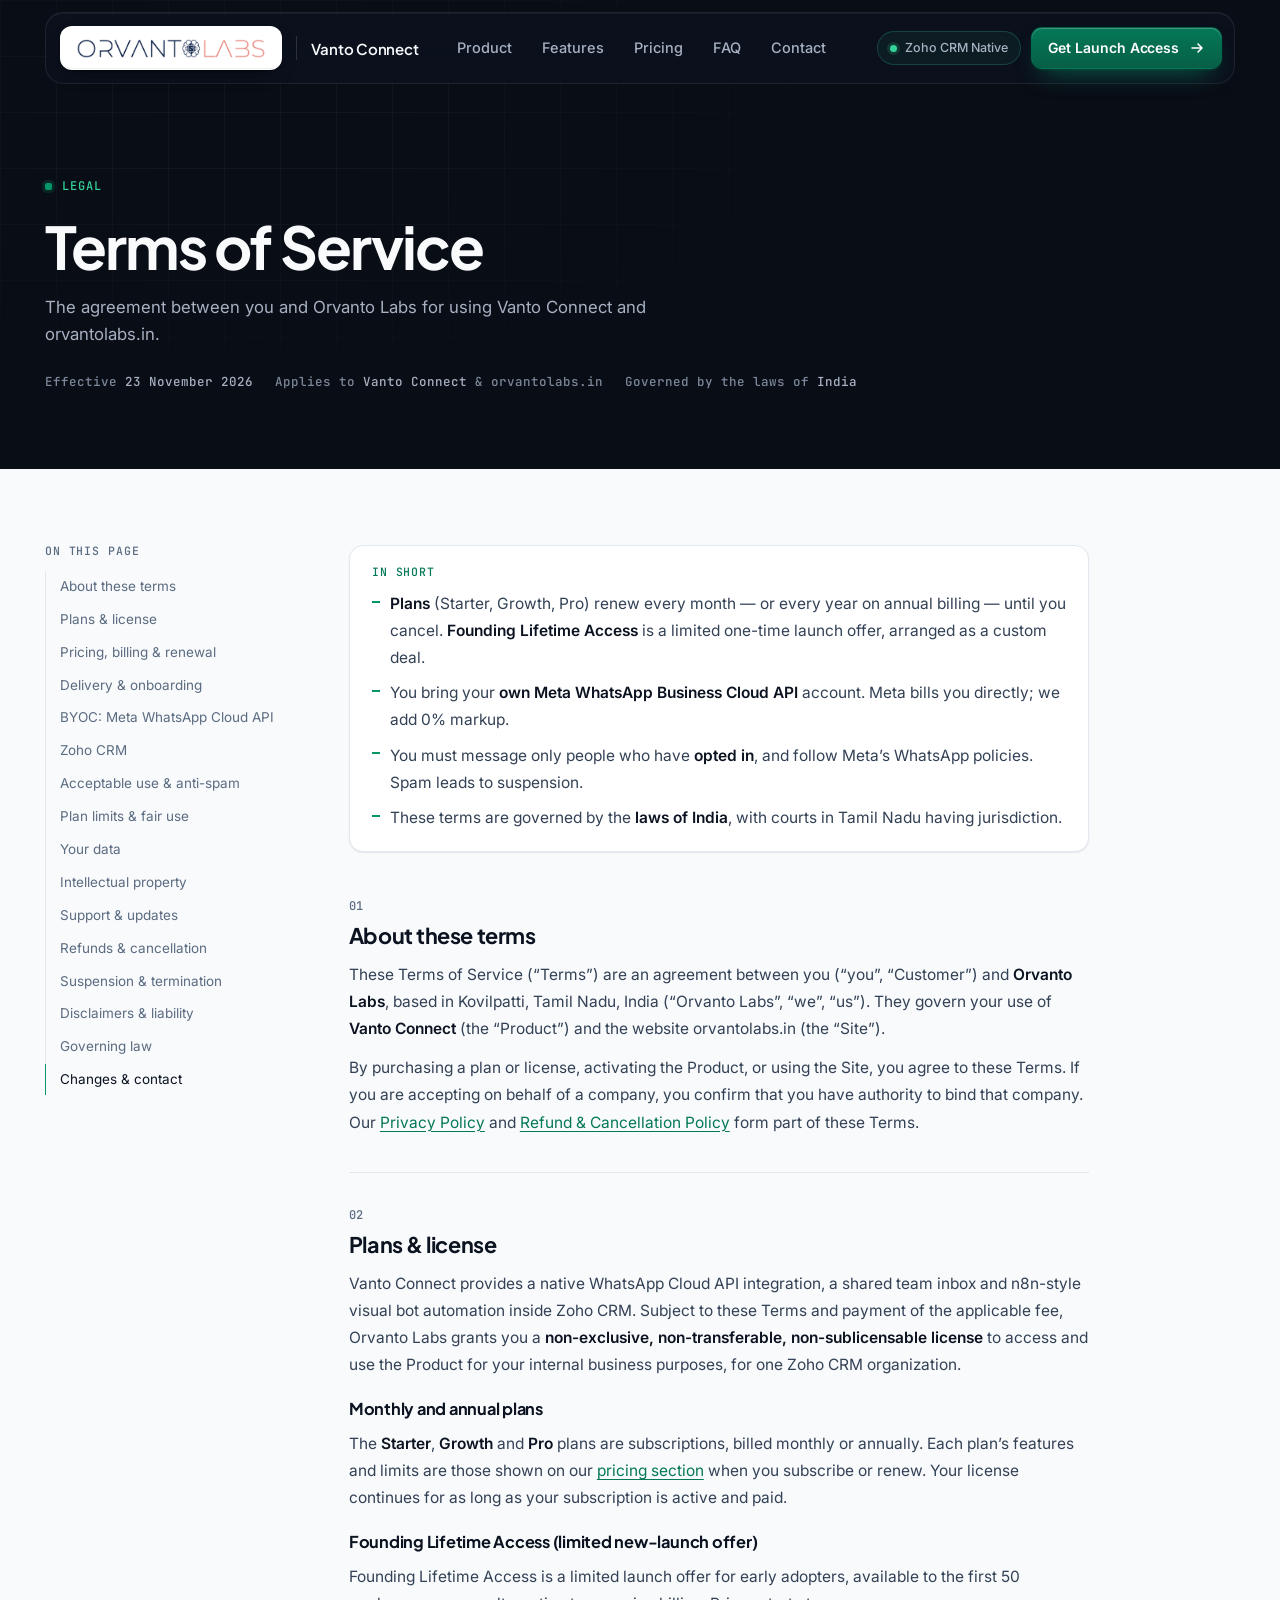
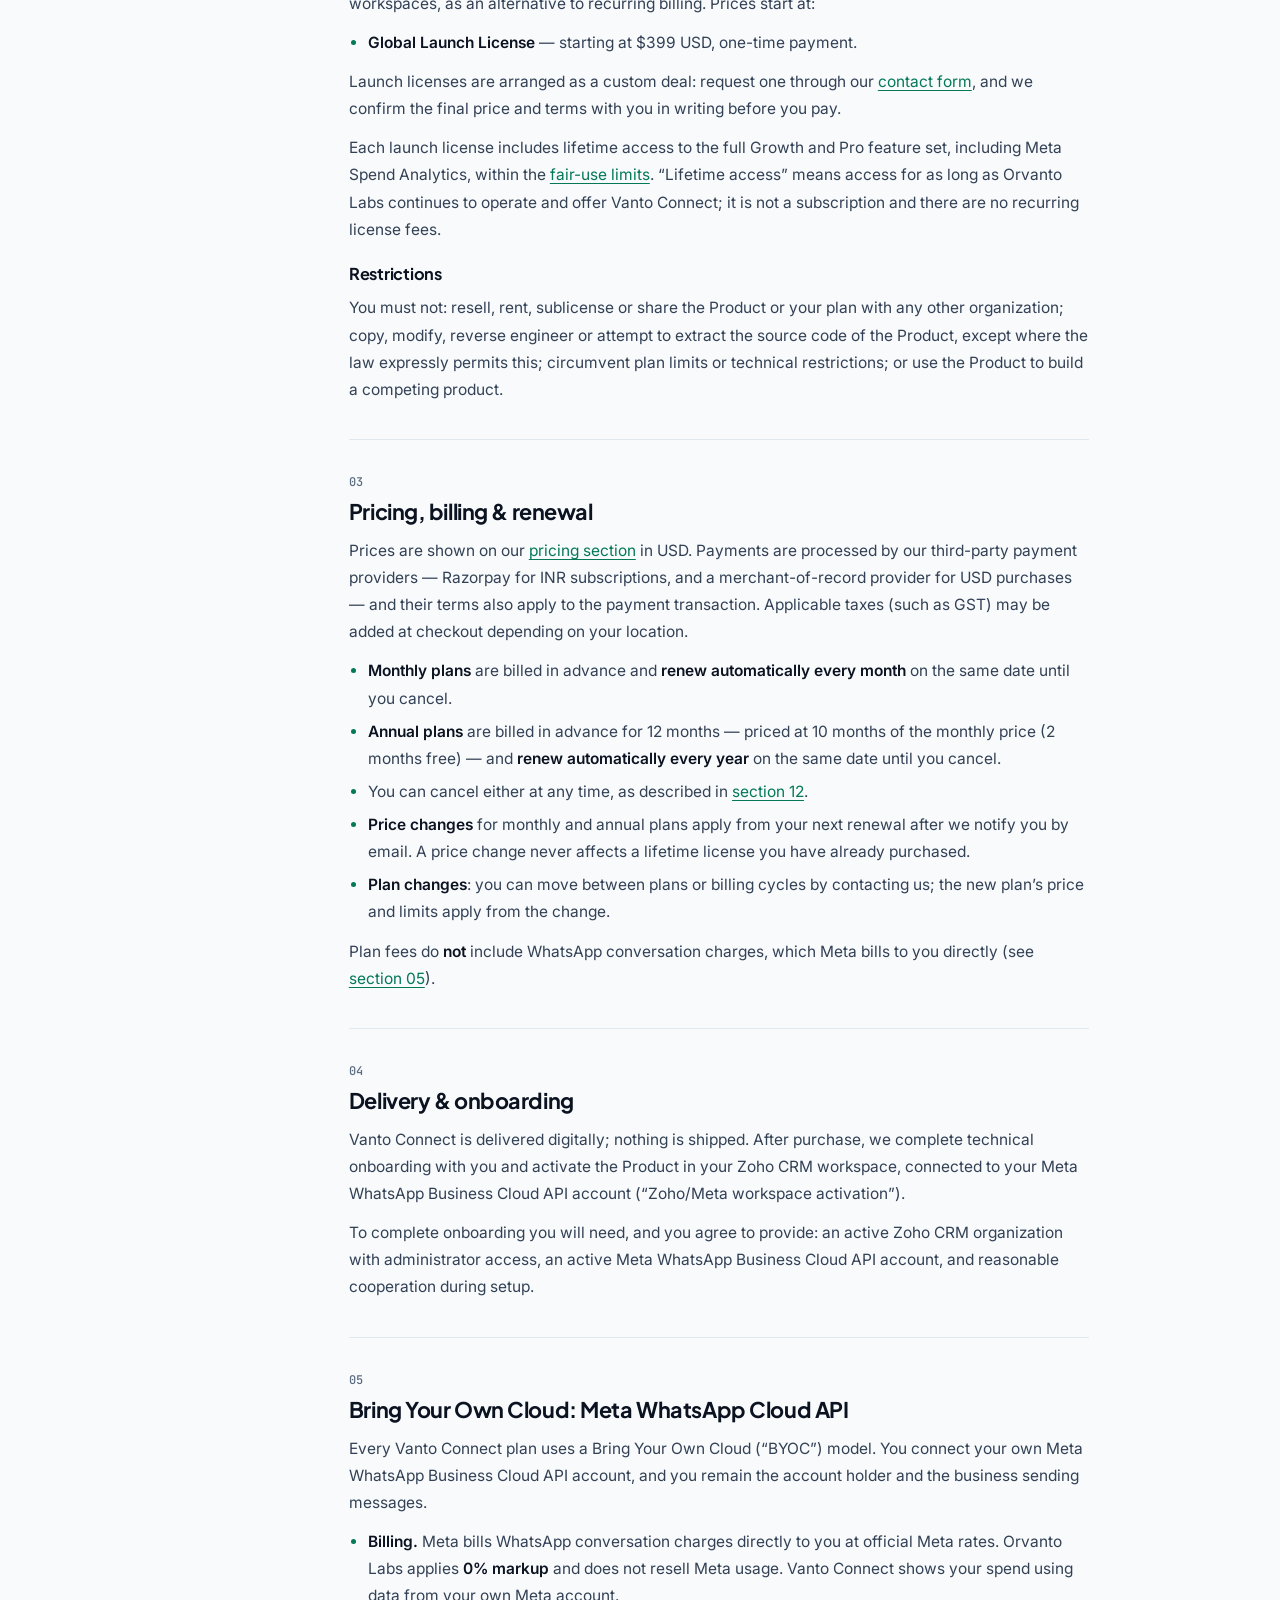
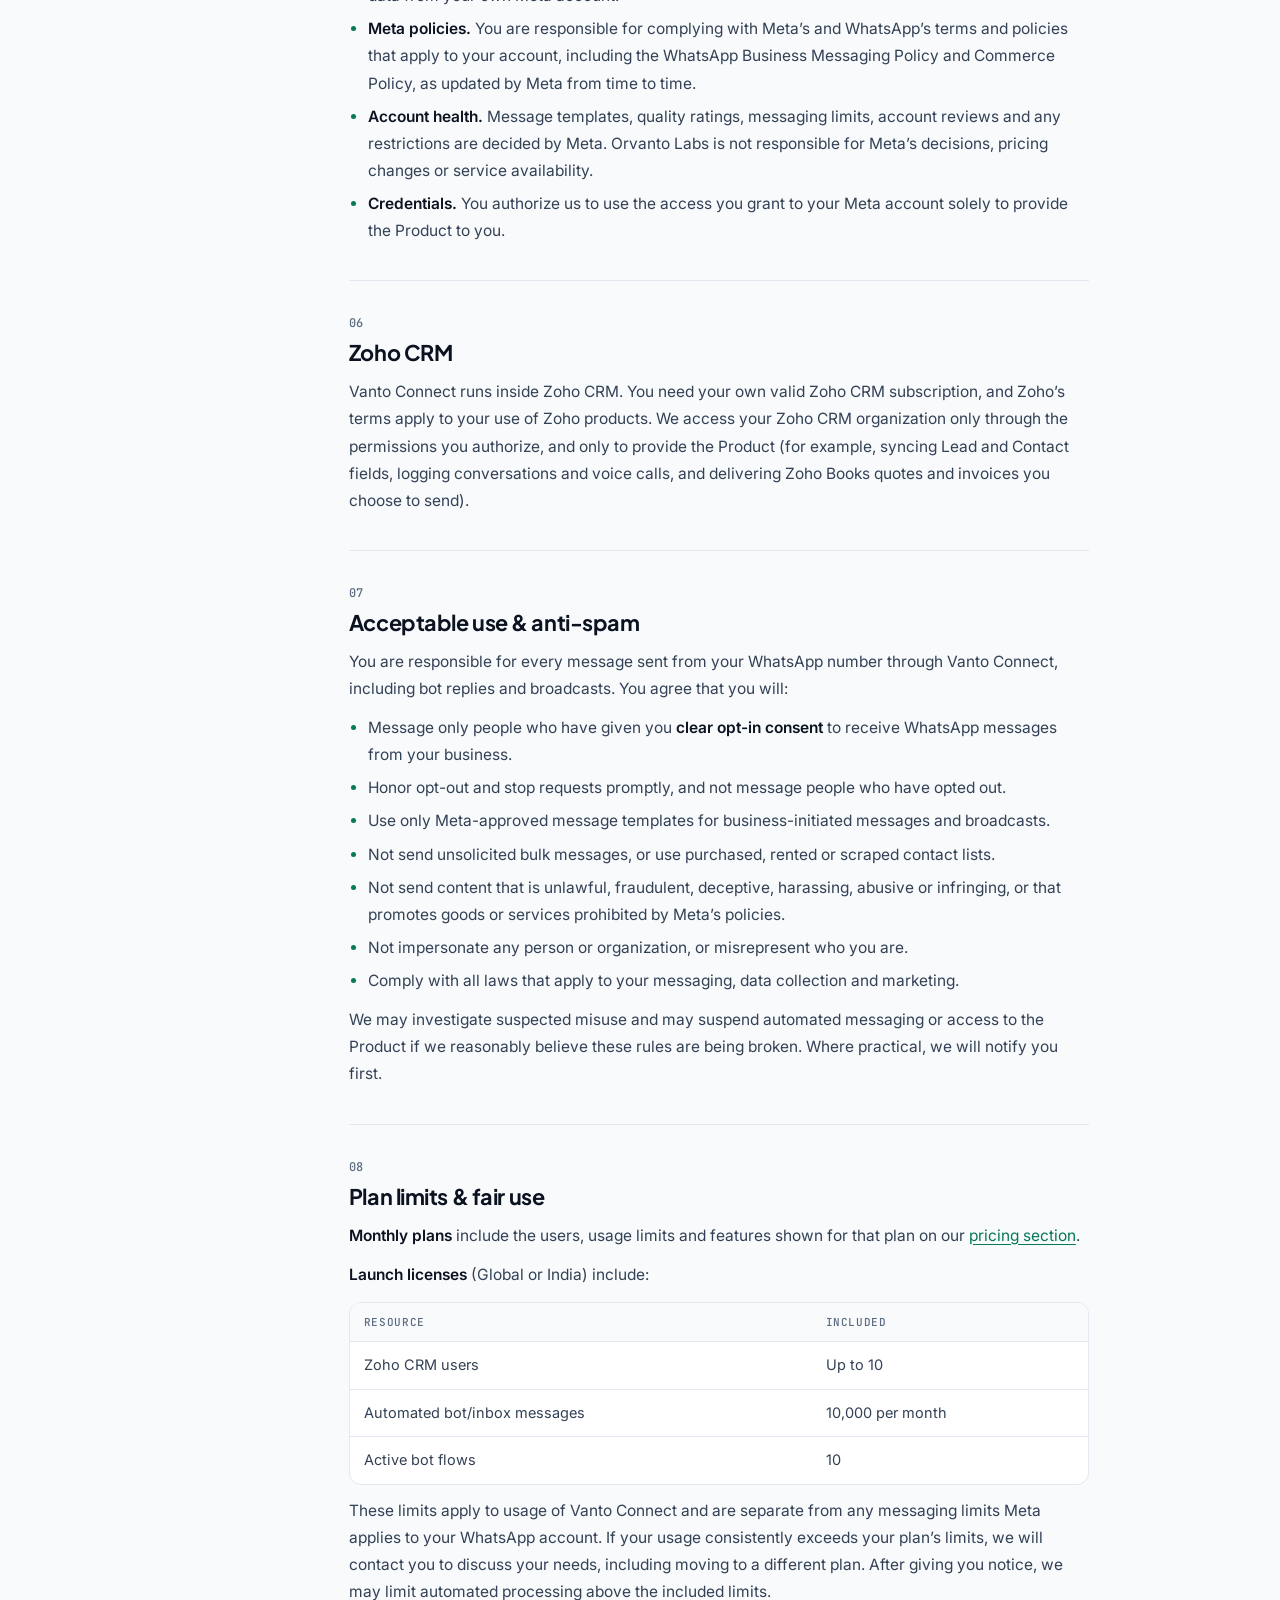
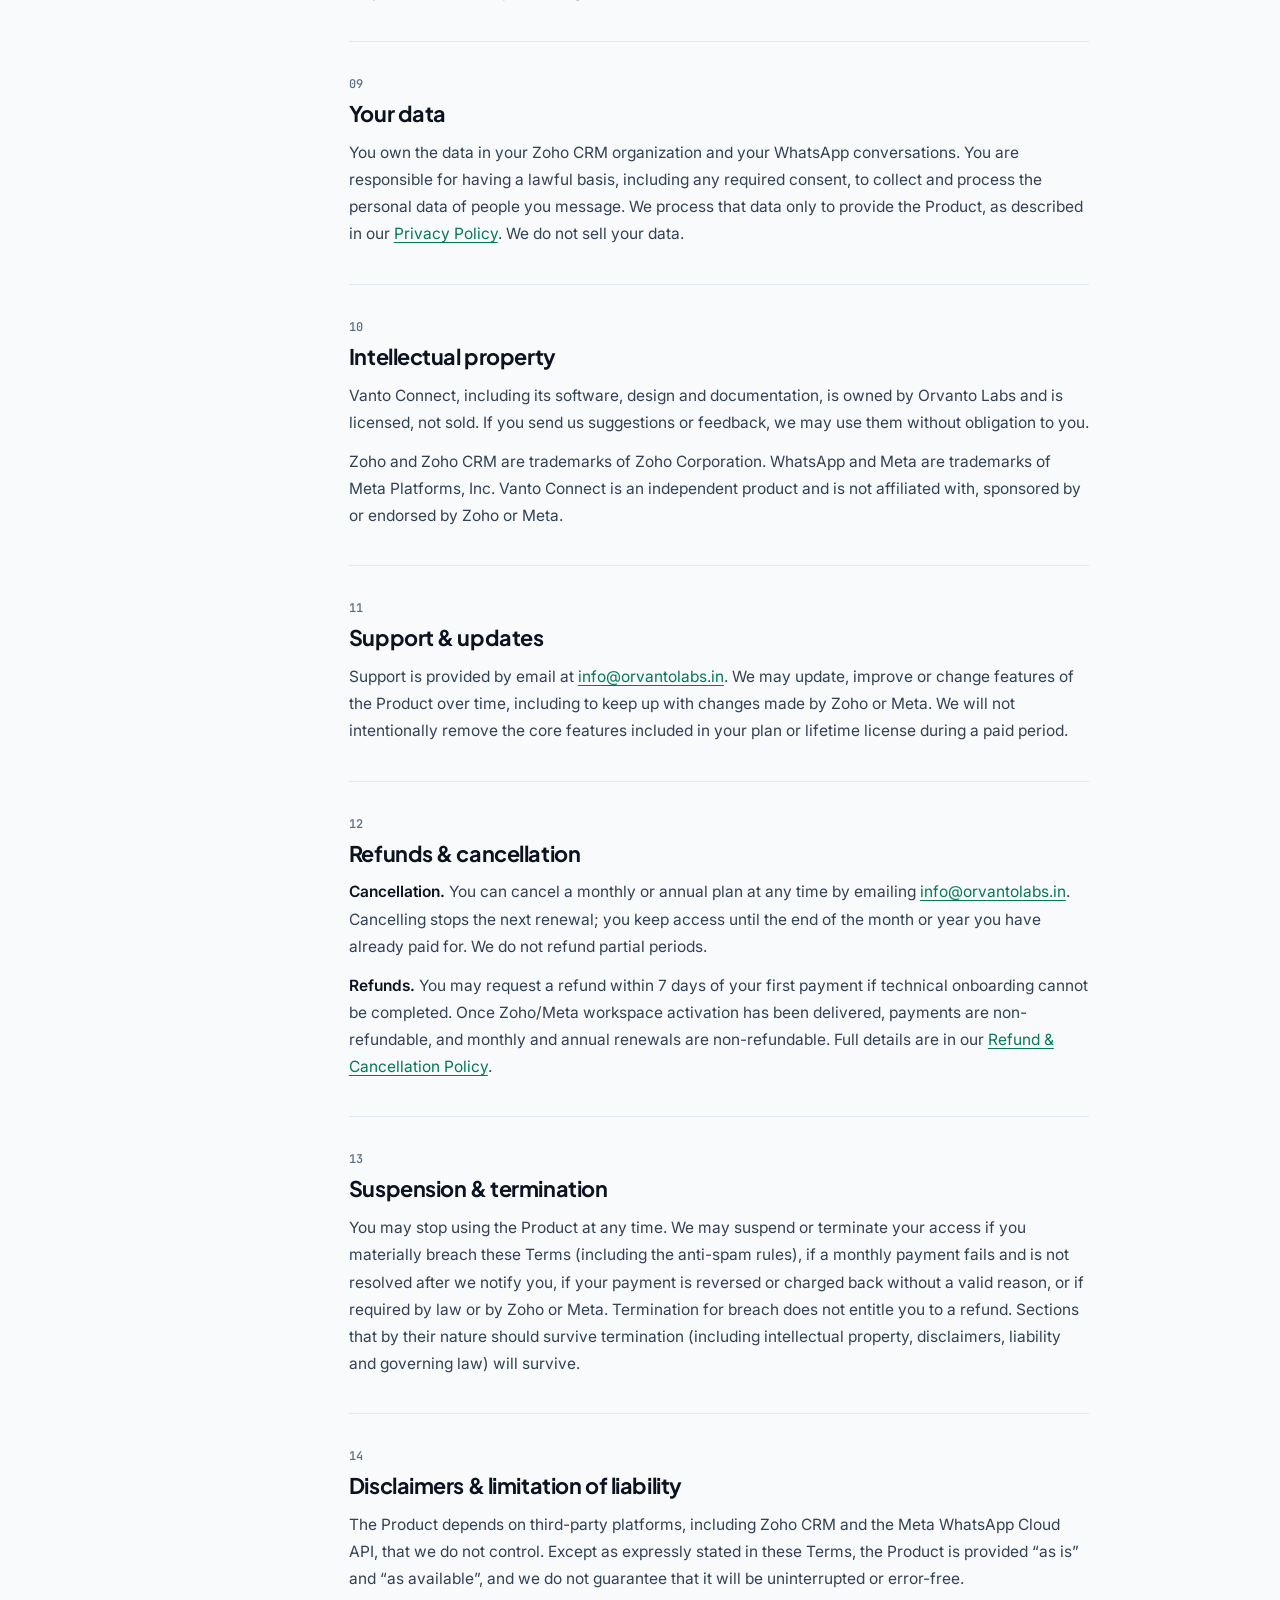
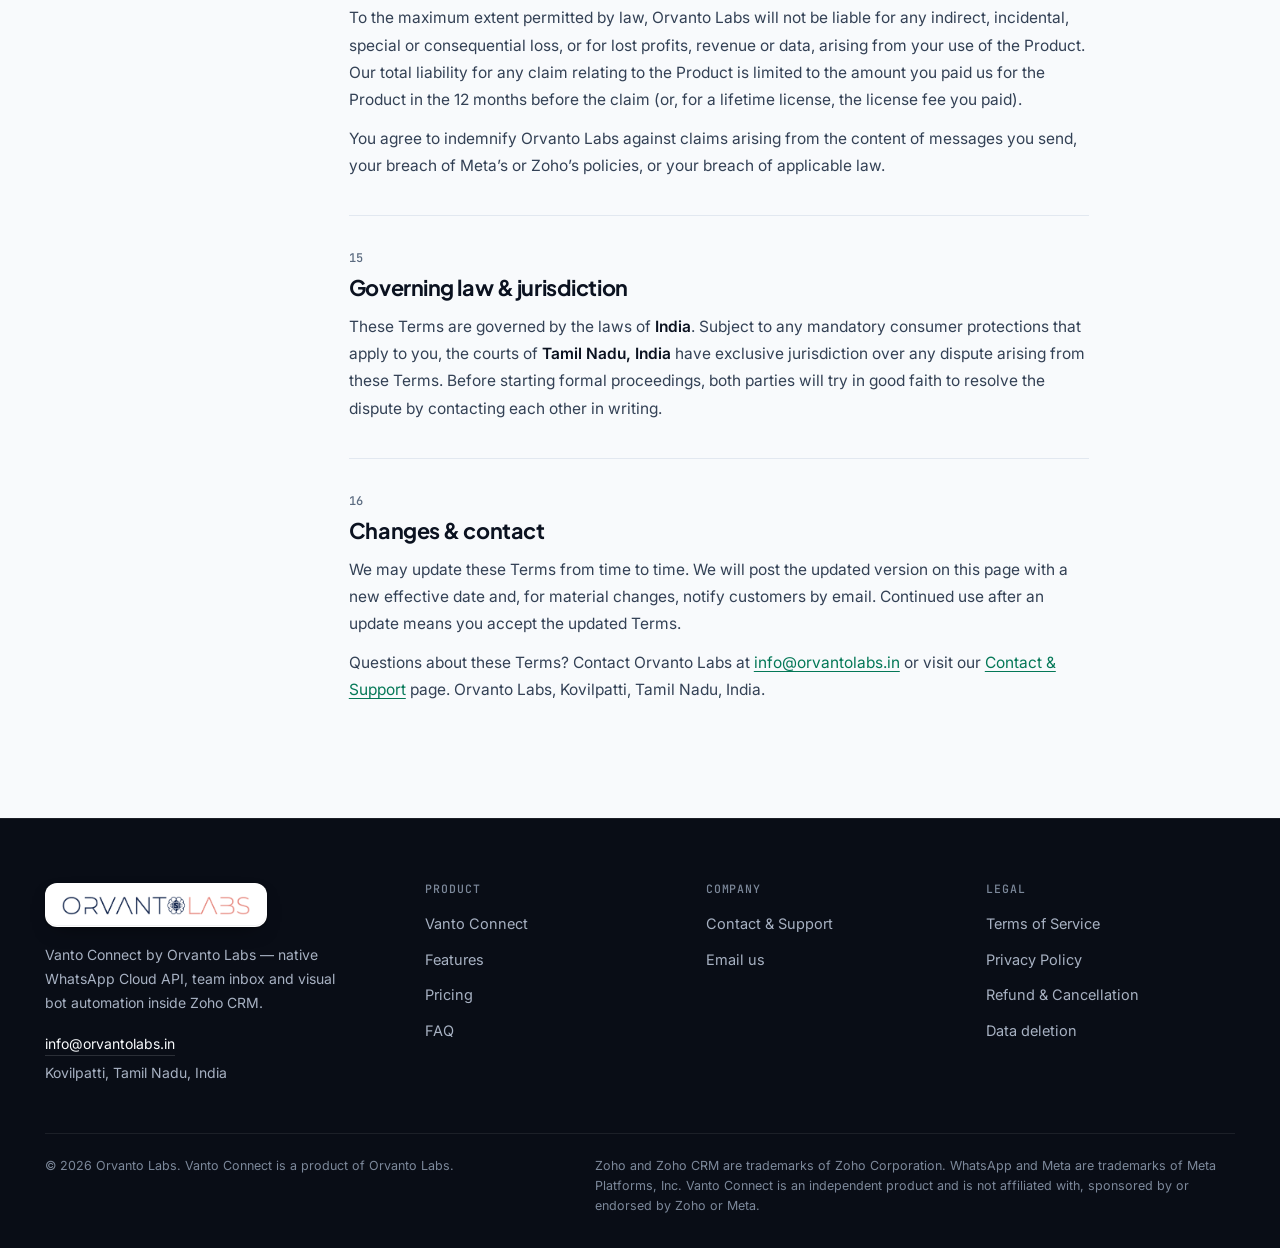
<file: terms.html>
<!DOCTYPE html>
<html lang="en">
<head>
  <meta charset="UTF-8">
  <meta name="viewport" content="width=device-width, initial-scale=1">
  <title>Terms of Service — Vanto Connect | Orvanto Labs</title>
  <meta name="description" content="Terms of Service for Vanto Connect by Orvanto Labs: monthly plans and the limited Founding Lifetime launch offer, Bring Your Own Meta WhatsApp Cloud API compliance, anti-spam rules, fair-use limits and Indian jurisdiction.">
  <link rel="canonical" href="https://orvantolabs.in/terms">
  <meta name="theme-color" content="#090D16">
  <link rel="icon" type="image/png" href="favicon.png">
  <link rel="apple-touch-icon" href="apple-touch-icon.png">
  <link rel="preconnect" href="https://fonts.googleapis.com">
  <link rel="preconnect" href="https://fonts.gstatic.com" crossorigin>
  <link href="https://fonts.googleapis.com/css2?family=Inter:wght@400;500;600&family=JetBrains+Mono:wght@400;500&family=Plus+Jakarta+Sans:wght@500;600;700;800&display=swap" rel="stylesheet">
  <link rel="stylesheet" href="styles.css">
  <script>(function(d){d.classList.add('js');var g='INTL';try{var tz=Intl.DateTimeFormat().resolvedOptions().timeZone||'';if(/^Asia\/(Kolkata|Calcutta)$/.test(tz))g='IN';}catch(e){}if(g!=='IN'){var l=navigator.languages||[navigator.language||''];for(var i=0;i<l.length;i++)if(/-IN$/i.test(l[i]||''))g='IN';}d.setAttribute('data-geo',g);})(document.documentElement);</script>
</head>
<body>
  <a class="skip-link" href="#main">Skip to content</a>

  <header class="site-nav">
    <div class="container">
      <div class="nav-inner">
        <a class="brand" href="index.html">
          <span class="brand-pill"><img src="logo-wordmark.png" alt="Orvanto Labs" width="188" height="19"></span>
          <span class="brand-divider" aria-hidden="true"></span>
          <span class="brand-product">Vanto Connect</span>
        </a>
        <nav class="nav-center" aria-label="Primary">
          <ul class="nav-links" id="nav-links">
          <li><a href="index.html#product">Product</a></li>
          <li><a href="index.html#features">Features</a></li>
          <li><a href="index.html#pricing">Pricing</a></li>
          <li><a href="index.html#faq">FAQ</a></li>
          <li><a href="contact.html">Contact</a></li>
            <li class="nav-mobile-cta"><span class="nav-badge"><i aria-hidden="true"></i>Zoho CRM Native</span><a class="btn btn-emerald" href="index.html#launch-offer">Get Launch Access <svg class="arrow" viewBox="0 0 16 16" fill="none" aria-hidden="true"><path d="M3 8h10M9 4l4 4-4 4" stroke="currentColor" stroke-width="1.6" stroke-linecap="round" stroke-linejoin="round"/></svg></a></li>
          </ul>
          <span class="nav-indicator" aria-hidden="true"></span>
        </nav>
        <div class="nav-actions">
          <span class="nav-badge"><i aria-hidden="true"></i>Zoho CRM Native</span>
          <a class="btn btn-emerald nav-cta" href="index.html#launch-offer">Get Launch Access <svg class="arrow" viewBox="0 0 16 16" fill="none" aria-hidden="true"><path d="M3 8h10M9 4l4 4-4 4" stroke="currentColor" stroke-width="1.6" stroke-linecap="round" stroke-linejoin="round"/></svg></a>
          <button class="nav-toggle" type="button" aria-expanded="false" aria-controls="nav-links" aria-label="Open menu"><span></span></button>
        </div>
      </div>
    </div>
  </header>

  <main id="main">
    <section class="page-hero" aria-labelledby="page-title">
      <div class="hero-grid" aria-hidden="true"></div>
      <div class="container">
        <span class="eyebrow on-dark">Legal</span>
        <h1 id="page-title">Terms of Service</h1>
        <p class="lede">The agreement between you and Orvanto Labs for using Vanto Connect and orvantolabs.in.</p>
        <div class="meta-row">
          <span>Effective <b>23 November 2026</b></span>
          <span>Applies to <b>Vanto Connect</b> &amp; orvantolabs.in</span>
          <span>Governed by the laws of <b>India</b></span>
        </div>
      </div>
    </section>

    <section class="section section-mist" style="padding-top:clamp(48px,6vw,80px)">
      <div class="container legal-wrap">
        <aside class="legal-toc" aria-label="On this page">
          <h2>On this page</h2>
          <ol>
            <li><a href="#about">About these terms</a></li>
            <li><a href="#license">Plans &amp; license</a></li>
            <li><a href="#pricing">Pricing, billing &amp; renewal</a></li>
            <li><a href="#delivery">Delivery &amp; onboarding</a></li>
            <li><a href="#byoc">BYOC: Meta WhatsApp Cloud API</a></li>
            <li><a href="#zoho">Zoho CRM</a></li>
            <li><a href="#anti-spam">Acceptable use &amp; anti-spam</a></li>
            <li><a href="#fair-use">Plan limits &amp; fair use</a></li>
            <li><a href="#data">Your data</a></li>
            <li><a href="#ip">Intellectual property</a></li>
            <li><a href="#support">Support &amp; updates</a></li>
            <li><a href="#refunds">Refunds &amp; cancellation</a></li>
            <li><a href="#termination">Suspension &amp; termination</a></li>
            <li><a href="#liability">Disclaimers &amp; liability</a></li>
            <li><a href="#law">Governing law</a></li>
            <li><a href="#changes">Changes &amp; contact</a></li>
          </ol>
        </aside>

        <article class="legal">
          <div class="legal-summary">
            <h2>In short</h2>
            <ul>
              <li><strong>Plans</strong> (Starter, Growth, Pro) renew every month — or every year on annual billing — until you cancel. <strong>Founding Lifetime Access</strong> is a limited one-time launch offer, arranged as a custom deal.</li>
              <li>You bring your <strong>own Meta WhatsApp Business Cloud API</strong> account. Meta bills you directly; we add 0% markup.</li>
              <li>You must message only people who have <strong>opted in</strong>, and follow Meta’s WhatsApp policies. Spam leads to suspension.</li>
              <li>These terms are governed by the <strong>laws of India</strong>, with courts in Tamil Nadu having jurisdiction.</li>
            </ul>
          </div>

          <section id="about">
            <h2 class="lh"><span class="n">01</span>About these terms</h2>
            <p>These Terms of Service (“Terms”) are an agreement between you (“you”, “Customer”) and <strong>Orvanto Labs</strong>, based in Kovilpatti, Tamil Nadu, India (“Orvanto Labs”, “we”, “us”). They govern your use of <strong>Vanto Connect</strong> (the “Product”) and the website orvantolabs.in (the “Site”).</p>
            <p>By purchasing a plan or license, activating the Product, or using the Site, you agree to these Terms. If you are accepting on behalf of a company, you confirm that you have authority to bind that company. Our <a href="privacy.html">Privacy Policy</a> and <a href="refund.html">Refund &amp; Cancellation Policy</a> form part of these Terms.</p>
          </section>

          <section id="license">
            <h2 class="lh"><span class="n">02</span>Plans &amp; license</h2>
            <p>Vanto Connect provides a native WhatsApp Cloud API integration, a shared team inbox and n8n-style visual bot automation inside Zoho CRM. Subject to these Terms and payment of the applicable fee, Orvanto Labs grants you a <strong>non-exclusive, non-transferable, non-sublicensable license</strong> to access and use the Product for your internal business purposes, for one Zoho CRM organization.</p>
            <h3>Monthly and annual plans</h3>
            <p>The <strong>Starter</strong>, <strong>Growth</strong> and <strong>Pro</strong> plans are subscriptions, billed monthly or annually. Each plan’s features and limits are those shown on our <a href="index.html#pricing">pricing section</a> when you subscribe or renew. Your license continues for as long as your subscription is active and paid.</p>
            <h3>Founding Lifetime Access (limited new-launch offer)</h3>
            <p>Founding Lifetime Access is a limited launch offer for early adopters, available to the first 50 workspaces, as an alternative to recurring billing. Prices start at:</p>
            <ul class="list">
              <li class="inr-only"><strong>India Launch License</strong> — starting at ₹14,999 INR, one-time payment, for Indian Zoho CRM teams.</li>
              <li class="usd-only"><strong>Global Launch License</strong> — starting at $399 USD, one-time payment.</li>
            </ul>
            <p>Launch licenses are arranged as a custom deal: request one through our <a href="contact.html?plan=lifetime">contact form</a>, and we confirm the final price and terms with you in writing before you pay.</p>
            <p>Each launch license includes lifetime access to the full Growth and Pro feature set, including Meta Spend Analytics, within the <a href="#fair-use">fair-use limits</a>. “Lifetime access” means access for as long as Orvanto Labs continues to operate and offer Vanto Connect; it is not a subscription and there are no recurring license fees.</p>
            <h3>Restrictions</h3>
            <p>You must not: resell, rent, sublicense or share the Product or your plan with any other organization; copy, modify, reverse engineer or attempt to extract the source code of the Product, except where the law expressly permits this; circumvent plan limits or technical restrictions; or use the Product to build a competing product.</p>
          </section>

          <section id="pricing">
            <h2 class="lh"><span class="n">03</span>Pricing, billing &amp; renewal</h2>
            <p>Prices are shown on our <a href="index.html#pricing">pricing section</a> in <span class="inr-only">INR or </span>USD. Payments are processed by our third-party payment providers — Razorpay for INR subscriptions, and a merchant-of-record provider for USD purchases — and their terms also apply to the payment transaction. Applicable taxes (such as GST) may be added at checkout depending on your location.</p>
            <ul class="list">
              <li><strong>Monthly plans</strong> are billed in advance and <strong>renew automatically every month</strong> on the same date until you cancel.</li>
              <li><strong>Annual plans</strong> are billed in advance for 12 months — priced at 10 months of the monthly price (2 months free) — and <strong>renew automatically every year</strong> on the same date until you cancel.</li>
              <li>You can cancel either at any time, as described in <a href="#refunds">section 12</a>.</li>
              <li><strong>Price changes</strong> for monthly and annual plans apply from your next renewal after we notify you by email. A price change never affects a lifetime license you have already purchased.</li>
              <li><strong>Plan changes</strong>: you can move between plans or billing cycles by contacting us; the new plan’s price and limits apply from the change.</li>
            </ul>
            <p>Plan fees do <strong>not</strong> include WhatsApp conversation charges, which Meta bills to you directly (see <a href="#byoc">section 05</a>).</p>
          </section>

          <section id="delivery">
            <h2 class="lh"><span class="n">04</span>Delivery &amp; onboarding</h2>
            <p>Vanto Connect is delivered digitally; nothing is shipped. After purchase, we complete technical onboarding with you and activate the Product in your Zoho CRM workspace, connected to your Meta WhatsApp Business Cloud API account (“Zoho/Meta workspace activation”).</p>
            <p>To complete onboarding you will need, and you agree to provide: an active Zoho CRM organization with administrator access, an active Meta WhatsApp Business Cloud API account, and reasonable cooperation during setup.</p>
          </section>

          <section id="byoc">
            <h2 class="lh"><span class="n">05</span>Bring Your Own Cloud: Meta WhatsApp Cloud API</h2>
            <p>Every Vanto Connect plan uses a Bring Your Own Cloud (“BYOC”) model. You connect your own Meta WhatsApp Business Cloud API account, and you remain the account holder and the business sending messages.</p>
            <ul class="list">
              <li><strong>Billing.</strong> Meta bills WhatsApp conversation charges directly to you at official Meta rates. Orvanto Labs applies <strong>0% markup</strong> and does not resell Meta usage. Vanto Connect shows your spend using data from your own Meta account.</li>
              <li><strong>Meta policies.</strong> You are responsible for complying with Meta’s and WhatsApp’s terms and policies that apply to your account, including the WhatsApp Business Messaging Policy and Commerce Policy, as updated by Meta from time to time.</li>
              <li><strong>Account health.</strong> Message templates, quality ratings, messaging limits, account reviews and any restrictions are decided by Meta. Orvanto Labs is not responsible for Meta’s decisions, pricing changes or service availability.</li>
              <li><strong>Credentials.</strong> You authorize us to use the access you grant to your Meta account solely to provide the Product to you.</li>
            </ul>
          </section>

          <section id="zoho">
            <h2 class="lh"><span class="n">06</span>Zoho CRM</h2>
            <p>Vanto Connect runs inside Zoho CRM. You need your own valid Zoho CRM subscription, and Zoho’s terms apply to your use of Zoho products. We access your Zoho CRM organization only through the permissions you authorize, and only to provide the Product (for example, syncing Lead and Contact fields, logging conversations and voice calls, and delivering Zoho Books quotes and invoices you choose to send).</p>
          </section>

          <section id="anti-spam">
            <h2 class="lh"><span class="n">07</span>Acceptable use &amp; anti-spam</h2>
            <p>You are responsible for every message sent from your WhatsApp number through Vanto Connect, including bot replies and broadcasts. You agree that you will:</p>
            <ul class="list">
              <li>Message only people who have given you <strong>clear opt-in consent</strong> to receive WhatsApp messages from your business.</li>
              <li>Honor opt-out and stop requests promptly, and not message people who have opted out.</li>
              <li>Use only Meta-approved message templates for business-initiated messages and broadcasts.</li>
              <li>Not send unsolicited bulk messages, or use purchased, rented or scraped contact lists.</li>
              <li>Not send content that is unlawful, fraudulent, deceptive, harassing, abusive or infringing, or that promotes goods or services prohibited by Meta’s policies.</li>
              <li>Not impersonate any person or organization, or misrepresent who you are.</li>
              <li>Comply with all laws that apply to your messaging, data collection and marketing.</li>
            </ul>
            <p>We may investigate suspected misuse and may suspend automated messaging or access to the Product if we reasonably believe these rules are being broken. Where practical, we will notify you first.</p>
          </section>

          <section id="fair-use">
            <h2 class="lh"><span class="n">08</span>Plan limits &amp; fair use</h2>
            <p><strong>Monthly plans</strong> include the users, usage limits and features shown for that plan on our <a href="index.html#pricing">pricing section</a>.</p>
            <p><strong>Launch licenses</strong> (Global or India) include:</p>
            <div class="table-scroll">
              <table>
                <thead><tr><th scope="col">Resource</th><th scope="col">Included</th></tr></thead>
                <tbody>
                  <tr><td>Zoho CRM users</td><td>Up to 10</td></tr>
                  <tr><td>Automated bot/inbox messages</td><td>10,000 per month</td></tr>
                  <tr><td>Active bot flows</td><td>10</td></tr>
                </tbody>
              </table>
            </div>
            <p>These limits apply to usage of Vanto Connect and are separate from any messaging limits Meta applies to your WhatsApp account. If your usage consistently exceeds your plan’s limits, we will contact you to discuss your needs, including moving to a different plan. After giving you notice, we may limit automated processing above the included limits.</p>
          </section>

          <section id="data">
            <h2 class="lh"><span class="n">09</span>Your data</h2>
            <p>You own the data in your Zoho CRM organization and your WhatsApp conversations. You are responsible for having a lawful basis, including any required consent, to collect and process the personal data of people you message. We process that data only to provide the Product, as described in our <a href="privacy.html">Privacy Policy</a>. We do not sell your data.</p>
          </section>

          <section id="ip">
            <h2 class="lh"><span class="n">10</span>Intellectual property</h2>
            <p>Vanto Connect, including its software, design and documentation, is owned by Orvanto Labs and is licensed, not sold. If you send us suggestions or feedback, we may use them without obligation to you.</p>
            <p>Zoho and Zoho CRM are trademarks of Zoho Corporation. WhatsApp and Meta are trademarks of Meta Platforms, Inc. Vanto Connect is an independent product and is not affiliated with, sponsored by or endorsed by Zoho or Meta.</p>
          </section>

          <section id="support">
            <h2 class="lh"><span class="n">11</span>Support &amp; updates</h2>
            <p>Support is provided by email at <a href="mailto:info@orvantolabs.in">info@orvantolabs.in</a>. We may update, improve or change features of the Product over time, including to keep up with changes made by Zoho or Meta. We will not intentionally remove the core features included in your plan or lifetime license during a paid period.</p>
          </section>

          <section id="refunds">
            <h2 class="lh"><span class="n">12</span>Refunds &amp; cancellation</h2>
            <p><strong>Cancellation.</strong> You can cancel a monthly or annual plan at any time by emailing <a href="mailto:info@orvantolabs.in">info@orvantolabs.in</a>. Cancelling stops the next renewal; you keep access until the end of the month or year you have already paid for. We do not refund partial periods.</p>
            <p><strong>Refunds.</strong> You may request a refund within 7 days of your first payment if technical onboarding cannot be completed. Once Zoho/Meta workspace activation has been delivered, payments are non-refundable, and monthly and annual renewals are non-refundable. Full details are in our <a href="refund.html">Refund &amp; Cancellation Policy</a>.</p>
          </section>

          <section id="termination">
            <h2 class="lh"><span class="n">13</span>Suspension &amp; termination</h2>
            <p>You may stop using the Product at any time. We may suspend or terminate your access if you materially breach these Terms (including the anti-spam rules), if a monthly payment fails and is not resolved after we notify you, if your payment is reversed or charged back without a valid reason, or if required by law or by Zoho or Meta. Termination for breach does not entitle you to a refund. Sections that by their nature should survive termination (including intellectual property, disclaimers, liability and governing law) will survive.</p>
          </section>

          <section id="liability">
            <h2 class="lh"><span class="n">14</span>Disclaimers &amp; limitation of liability</h2>
            <p>The Product depends on third-party platforms, including Zoho CRM and the Meta WhatsApp Cloud API, that we do not control. Except as expressly stated in these Terms, the Product is provided “as is” and “as available”, and we do not guarantee that it will be uninterrupted or error-free.</p>
            <p>To the maximum extent permitted by law, Orvanto Labs will not be liable for any indirect, incidental, special or consequential loss, or for lost profits, revenue or data, arising from your use of the Product. Our total liability for any claim relating to the Product is limited to the amount you paid us for the Product in the 12 months before the claim (or, for a lifetime license, the license fee you paid).</p>
            <p>You agree to indemnify Orvanto Labs against claims arising from the content of messages you send, your breach of Meta’s or Zoho’s policies, or your breach of applicable law.</p>
          </section>

          <section id="law">
            <h2 class="lh"><span class="n">15</span>Governing law &amp; jurisdiction</h2>
            <p>These Terms are governed by the laws of <strong>India</strong>. Subject to any mandatory consumer protections that apply to you, the courts of <strong>Tamil Nadu, India</strong> have exclusive jurisdiction over any dispute arising from these Terms. Before starting formal proceedings, both parties will try in good faith to resolve the dispute by contacting each other in writing.</p>
          </section>

          <section id="changes">
            <h2 class="lh"><span class="n">16</span>Changes &amp; contact</h2>
            <p>We may update these Terms from time to time. We will post the updated version on this page with a new effective date and, for material changes, notify customers by email. Continued use after an update means you accept the updated Terms.</p>
            <p>Questions about these Terms? Contact Orvanto Labs at <a href="mailto:info@orvantolabs.in">info@orvantolabs.in</a> or visit our <a href="contact.html">Contact &amp; Support</a> page. Orvanto Labs, Kovilpatti, Tamil Nadu, India.</p>
          </section>
        </article>
      </div>
    </section>
  </main>

  <footer class="site-footer">
    <div class="container">
      <div class="footer-top">
        <div class="footer-brand">
          <a class="brand" href="index.html"><span class="brand-pill"><img src="logo-wordmark.png" alt="Orvanto Labs" width="199" height="20"></span></a>
          <p>Vanto Connect by Orvanto Labs — native WhatsApp Cloud API, team inbox and visual bot automation inside Zoho CRM.</p>
          <div class="footer-contact">
            <a href="mailto:info@orvantolabs.in">info@orvantolabs.in</a>
            <span>Kovilpatti, Tamil Nadu, India</span>
          </div>
        </div>
        <div class="footer-col">
          <h2>Product</h2>
          <ul>
            <li><a href="index.html">Vanto Connect</a></li>
            <li><a href="index.html#features">Features</a></li>
            <li><a href="index.html#pricing">Pricing</a></li>
            <li><a href="index.html#faq">FAQ</a></li>
          </ul>
        </div>
        <div class="footer-col">
          <h2>Company</h2>
          <ul>
            <li><a href="contact.html">Contact &amp; Support</a></li>
            <li><a href="mailto:info@orvantolabs.in">Email us</a></li>
          </ul>
        </div>
        <div class="footer-col">
          <h2>Legal</h2>
          <ul>
            <li><a href="terms.html" aria-current="page">Terms of Service</a></li>
            <li><a href="privacy.html">Privacy Policy</a></li>
            <li><a href="refund.html">Refund &amp; Cancellation</a></li>
            <li><a href="privacy.html#data-deletion">Data deletion</a></li>
          </ul>
        </div>
      </div>
      <div class="footer-bottom">
        <p>© <span data-year>2026</span> Orvanto Labs. Vanto Connect is a product of Orvanto Labs.</p>
        <p>Zoho and Zoho CRM are trademarks of Zoho Corporation. WhatsApp and Meta are trademarks of Meta Platforms, Inc. Vanto Connect is an independent product and is not affiliated with, sponsored by or endorsed by Zoho or Meta.</p>
      </div>
    </div>
  </footer>

  <script src="site.js" defer></script>
  <script src="js/geo.js" defer></script>
</body>
</html>
</file>
<file: styles.css>
/* =====================================================================
   Orvanto Labs / Vanto Connect — design system
   Obsidian stage · alabaster editorial surfaces · precision emerald
   ===================================================================== */

:root {
  /* Surfaces */
  --obsidian: #090D16;
  --obsidian-2: #0E1420;
  --obsidian-3: #141B29;
  --obsidian-line: rgba(248, 250, 252, 0.08);
  --obsidian-line-2: rgba(248, 250, 252, 0.14);
  --alabaster: #F8FAFC;
  --paper: #FFFFFF;
  --mist: #F1F5F9;

  /* Ink */
  --ink: #0B1220;
  --ink-2: #334155;
  --ink-3: #5B6B80;
  --line: #E2E8F0;
  --line-2: #CBD5E1;
  --on-dark: #F8FAFC;
  --on-dark-2: #A7B1C2;
  --on-dark-3: #7C889A;

  /* Accent */
  --emerald: #059669;
  --emerald-700: #047857;
  --emerald-800: #065F46;
  --emerald-400: #34D399;
  --emerald-tint: #ECFDF5;
  --emerald-ring: rgba(5, 150, 105, 0.18);

  /* Type */
  --font-display: 'Plus Jakarta Sans', 'Inter', system-ui, -apple-system, 'Segoe UI', sans-serif;
  --font-body: 'Inter', system-ui, -apple-system, 'Segoe UI', sans-serif;
  --font-mono: 'JetBrains Mono', ui-monospace, 'SFMono-Regular', Menlo, Consolas, monospace;
  --tracking-display: -0.03em;

  /* Shape & depth */
  --radius-sm: 10px;
  --radius: 14px;
  --radius-lg: 20px;
  --shadow-1: 0 1px 2px rgba(11, 18, 32, 0.05), 0 1px 1px rgba(11, 18, 32, 0.03);
  --shadow-2: inset 0 1px 0 rgba(255, 255, 255, 0.9), 0 1px 2px rgba(11, 18, 32, 0.06), 0 10px 28px -12px rgba(11, 18, 32, 0.16);
  --shadow-3: 0 2px 4px rgba(11, 18, 32, 0.04), 0 24px 60px -24px rgba(11, 18, 32, 0.28), 0 60px 120px -60px rgba(11, 18, 32, 0.30);

  /* Layout */
  --container: 1380px;
  --gutter: clamp(16px, 3.5vw, 48px);
  --nav-h: 72px;
  --nav-top: 12px;
  --nav-space: calc(var(--nav-h) + var(--nav-top));
  --section-y: clamp(72px, 9vw, 128px);
}

/* ---------- Reset ---------- */
*, *::before, *::after { box-sizing: border-box; }
html { -webkit-text-size-adjust: 100%; scroll-behavior: smooth; scroll-padding-top: calc(var(--nav-space) + 16px); }
@media (prefers-reduced-motion: reduce) { html { scroll-behavior: auto; } }
body {
  margin: 0;
  background: var(--alabaster);
  color: var(--ink);
  font-family: var(--font-body);
  font-size: 16px;
  line-height: 1.6;
  -webkit-font-smoothing: antialiased;
  -moz-osx-font-smoothing: grayscale;
  text-rendering: optimizeLegibility;
  overflow-x: clip;
}
img, svg, canvas { display: block; max-width: 100%; }
a { color: inherit; }
h1, h2, h3, h4 { font-family: var(--font-display); letter-spacing: var(--tracking-display); line-height: 1.08; margin: 0; font-weight: 700; }
p, ul, ol, dl, dd, figure { margin: 0; }
ul, ol { list-style: none; padding: 0; }
button { font: inherit; color: inherit; }
code, .mono { font-family: var(--font-mono); }
::selection { background: rgba(5, 150, 105, 0.22); }
:focus-visible { outline: 2px solid var(--emerald); outline-offset: 3px; border-radius: 6px; }

.container { width: 100%; max-width: var(--container); margin-inline: auto; padding-inline: var(--gutter); }
.sr-only { position: absolute !important; width: 1px; height: 1px; padding: 0; margin: -1px; overflow: hidden; clip: rect(0 0 0 0); white-space: nowrap; border: 0; }
.skip-link { position: absolute; left: 12px; top: -48px; z-index: 100; background: var(--paper); color: var(--ink); padding: 10px 14px; border-radius: 8px; font-weight: 600; text-decoration: none; transition: top .2s; }
.skip-link:focus { top: 12px; }

/* ---------- Type primitives ---------- */
.eyebrow {
  display: inline-flex; align-items: center; gap: 10px;
  font: 500 12px/1.2 var(--font-mono); letter-spacing: 0.08em; text-transform: uppercase;
  color: var(--emerald-700);
}
.eyebrow::before {
  content: ""; width: 7px; height: 7px; border-radius: 2px; background: var(--emerald);
  box-shadow: 0 0 0 3px var(--emerald-ring);
}
.on-dark .eyebrow, .eyebrow.on-dark { color: var(--emerald-400); }
.display-xl { font-size: clamp(2.6rem, 5.4vw, 4.6rem); line-height: 1.0; font-weight: 700; }
.display-lg { font-size: clamp(2rem, 3.8vw, 3.1rem); line-height: 1.06; }
.display-md { font-size: clamp(1.5rem, 2.4vw, 2rem); line-height: 1.12; }
.lede { font-size: clamp(1.05rem, 1.3vw, 1.18rem); line-height: 1.65; color: var(--ink-2); }
.on-dark .lede, .hero .lede, .page-hero .lede { color: var(--on-dark-2); }
.muted { color: var(--ink-3); }
.text-link { color: var(--emerald-700); font-weight: 600; text-decoration: underline; text-decoration-thickness: 1px; text-underline-offset: 3px; text-decoration-color: rgba(4, 120, 87, 0.35); transition: text-decoration-color .2s; }
.text-link:hover { text-decoration-color: currentColor; }
.on-dark .text-link { color: var(--emerald-400); text-decoration-color: rgba(52, 211, 153, 0.4); }

/* ---------- Buttons ---------- */
.btn {
  --h: 48px;
  position: relative;
  display: inline-flex; align-items: center; justify-content: center; gap: 10px;
  height: var(--h); padding: 0 20px;
  border-radius: 12px; border: 1px solid transparent;
  font: 600 15px/1 var(--font-body); letter-spacing: -0.005em;
  text-decoration: none; white-space: nowrap; cursor: pointer; user-select: none;
  transition: transform .18s cubic-bezier(.2, .7, .2, 1), box-shadow .18s ease, background-color .18s ease, border-color .18s ease, color .18s ease;
}
.btn:hover { transform: translateY(-1px); }
.btn:active { transform: translateY(1px) scale(.99); transition-duration: .06s; }
.btn svg { width: 16px; height: 16px; flex: none; transition: transform .2s ease; }
.btn:hover svg.arrow { transform: translateX(2px); }
.btn-sm { --h: 38px; padding: 0 14px; font-size: 14px; border-radius: 10px; }
.btn-block { width: 100%; }

.btn-light {
  background: linear-gradient(180deg, #FFFFFF 0%, #EDF1F6 100%); color: var(--ink);
  box-shadow: inset 0 1px 0 #fff, inset 0 -1px 0 rgba(11, 18, 32, 0.08), 0 1px 0 rgba(0, 0, 0, 0.5), 0 10px 24px -10px rgba(0, 0, 0, 0.7);
}
.btn-light:hover { box-shadow: inset 0 1px 0 #fff, inset 0 -1px 0 rgba(11, 18, 32, 0.08), 0 2px 0 rgba(0, 0, 0, 0.5), 0 16px 32px -12px rgba(0, 0, 0, 0.75); }

.btn-dark {
  background: linear-gradient(180deg, #1B2435 0%, #0B1220 100%); color: var(--on-dark);
  box-shadow: inset 0 1px 0 rgba(255, 255, 255, 0.12), 0 1px 2px rgba(11, 18, 32, 0.3), 0 10px 22px -10px rgba(11, 18, 32, 0.55);
}
.btn-dark:hover { box-shadow: inset 0 1px 0 rgba(255, 255, 255, 0.14), 0 2px 4px rgba(11, 18, 32, 0.3), 0 16px 30px -12px rgba(11, 18, 32, 0.6); }

.btn-emerald {
  background: linear-gradient(180deg, var(--emerald-700) 0%, var(--emerald-800) 100%); color: #fff;
  box-shadow: inset 0 1px 0 rgba(255, 255, 255, 0.22), 0 1px 2px rgba(6, 95, 70, 0.4), 0 12px 26px -12px rgba(5, 150, 105, 0.75);
}
.btn-emerald:hover { box-shadow: inset 0 1px 0 rgba(255, 255, 255, 0.26), 0 2px 4px rgba(6, 95, 70, 0.4), 0 18px 34px -14px rgba(5, 150, 105, 0.85); }

.btn-ghost { background: var(--paper); color: var(--ink); border-color: var(--line); box-shadow: var(--shadow-1); }
.btn-ghost:hover { border-color: var(--line-2); box-shadow: 0 1px 2px rgba(11, 18, 32, 0.06), 0 8px 20px -10px rgba(11, 18, 32, 0.2); }

.btn-ghost-dark { background: rgba(248, 250, 252, 0.04); color: var(--on-dark); border-color: var(--obsidian-line-2); }
.btn-ghost-dark:hover { background: rgba(248, 250, 252, 0.08); border-color: rgba(248, 250, 252, 0.24); }

/* ---------- Navigation: floating glass header ---------- */
.site-nav {
  position: fixed; top: var(--nav-top); left: 0; right: 0; z-index: 60;
  color: var(--on-dark); pointer-events: none;
}
.nav-inner {
  position: relative; pointer-events: auto;
  display: grid; grid-template-columns: minmax(0, 1fr) auto minmax(0, 1fr); align-items: center; gap: 16px;
  height: var(--nav-h); padding: 0 12px 0 14px; border-radius: 18px;
  background: rgba(14, 20, 32, 0.58);
  -webkit-backdrop-filter: blur(16px) saturate(140%); backdrop-filter: blur(16px) saturate(140%);
  border: 1px solid rgba(255, 255, 255, 0.08);
  box-shadow: inset 0 1px 0 rgba(255, 255, 255, 0.05), 0 0 0 rgba(0, 0, 0, 0);
  transition: background-color .35s ease, box-shadow .35s ease, border-color .35s ease;
}
.site-nav.is-scrolled .nav-inner, .site-nav.is-open .nav-inner {
  background: rgba(9, 13, 22, 0.82);
  border-color: rgba(255, 255, 255, 0.10);
  box-shadow: inset 0 1px 0 rgba(255, 255, 255, 0.06), 0 18px 40px -18px rgba(0, 0, 0, 0.65), 0 2px 6px rgba(0, 0, 0, 0.18);
}

/* Left: wordmark pill + divider + product title */
.brand { display: inline-flex; align-items: center; gap: 14px; text-decoration: none; color: inherit; justify-self: start; min-width: 0; }
.brand-pill {
  display: inline-flex; align-items: center; height: 44px; padding: 0 16px; border-radius: 12px; flex: none;
  background: #FFFFFF; border: 1px solid rgba(255, 255, 255, 0.9);
  box-shadow: inset 0 -1px 0 rgba(11, 18, 32, 0.06), 0 1px 2px rgba(0, 0, 0, 0.35), 0 8px 22px -12px rgba(0, 0, 0, 0.7);
  transition: transform .2s ease, box-shadow .2s ease;
}
.brand:hover .brand-pill { transform: translateY(-1px); box-shadow: inset 0 -1px 0 rgba(11, 18, 32, 0.06), 0 2px 4px rgba(0, 0, 0, 0.35), 0 12px 26px -12px rgba(0, 0, 0, 0.75); }
.brand-pill img { display: block; height: 19px; width: auto; }
.brand-divider { width: 1px; height: 24px; background: rgba(255, 255, 255, 0.14); flex: none; }
.brand-product { font: 600 15px/1 var(--font-display); letter-spacing: -0.015em; color: var(--on-dark); white-space: nowrap; }

/* Center: links + sliding active-section pill */
.nav-center { position: relative; justify-self: center; }
.nav-links { position: relative; z-index: 1; display: flex; align-items: center; gap: 2px; }
.nav-links a {
  display: inline-flex; align-items: center; height: 38px; padding: 0 14px; border-radius: 10px;
  font-size: 14.5px; font-weight: 500; color: var(--on-dark-2); text-decoration: none;
  transition: color .2s ease;
}
.nav-links a:hover, .nav-links a.is-active, .nav-links a[aria-current="page"] { color: var(--on-dark); }
.nav-indicator {
  position: absolute; left: 0; top: 50%; height: 38px; width: 0; margin-top: -19px; border-radius: 10px;
  background: rgba(255, 255, 255, 0.08); box-shadow: inset 0 1px 0 rgba(255, 255, 255, 0.06), inset 0 0 0 1px rgba(255, 255, 255, 0.06);
  opacity: 0; pointer-events: none;
  transition: transform .35s cubic-bezier(.2, .7, .2, 1), width .35s cubic-bezier(.2, .7, .2, 1), opacity .25s ease;
}
.nav-links .nav-mobile-cta { display: none; }

/* Right: status badge + primary CTA */
.nav-actions { display: flex; align-items: center; gap: 10px; justify-self: end; }
.nav-badge {
  display: inline-flex; align-items: center; gap: 8px; height: 34px; padding: 0 12px; border-radius: 999px;
  font: 500 12.5px/1 var(--font-body); color: var(--on-dark-2); white-space: nowrap;
  background: rgba(52, 211, 153, 0.06); border: 1px solid rgba(52, 211, 153, 0.22);
}
.nav-badge i { width: 7px; height: 7px; border-radius: 50%; background: var(--emerald-400); box-shadow: 0 0 0 3px rgba(52, 211, 153, 0.15); }
.nav-cta { --h: 42px; padding: 0 16px; font-size: 14px; border-radius: 11px; }
.nav-toggle {
  display: none; width: 44px; height: 44px; border-radius: 12px; border: 1px solid rgba(255, 255, 255, 0.12);
  background: rgba(255, 255, 255, 0.04); cursor: pointer; align-items: center; justify-content: center;
}
.nav-toggle span { position: relative; width: 18px; height: 1.5px; background: var(--on-dark); transition: background-color .2s; }
.nav-toggle span::before, .nav-toggle span::after { content: ""; position: absolute; left: 0; width: 18px; height: 1.5px; background: var(--on-dark); transition: transform .25s ease; }
.nav-toggle span::before { transform: translateY(-6px); }
.nav-toggle span::after { transform: translateY(6px); }
.site-nav.is-open .nav-toggle span { background: transparent; }
.site-nav.is-open .nav-toggle span::before { transform: rotate(45deg); }
.site-nav.is-open .nav-toggle span::after { transform: rotate(-45deg); }

@media (max-width: 1220px) { .nav-actions .nav-badge { display: none; } }
@media (max-width: 1100px) { .brand-divider, .brand-product { display: none; } .nav-links a { padding: 0 11px; } }
@media (max-width: 960px) {
  .nav-inner { display: flex; justify-content: space-between; }
  .nav-center { position: static; }
  .nav-indicator { display: none; }
  .nav-toggle { display: inline-flex; }
  .nav-actions .nav-cta { display: none; }
  .brand-divider, .brand-product { display: inline-block; }
  /* Drawer: anchored under the floating bar (the bar's backdrop-filter is its containing block) */
  .nav-links {
    position: absolute; top: calc(100% + 8px); left: 0; right: 0;
    flex-direction: column; align-items: stretch; gap: 2px; padding: 10px;
    border-radius: 16px; background: #0B101B; border: 1px solid rgba(255, 255, 255, 0.10);
    box-shadow: 0 24px 50px -20px rgba(0, 0, 0, 0.8);
    max-height: calc(100vh - var(--nav-space) - 24px); overflow-y: auto;
    opacity: 0; visibility: hidden; transform: translateY(-6px);
    transition: opacity .2s ease, transform .2s ease, visibility 0s linear .2s;
  }
  .site-nav.is-open .nav-links { opacity: 1; visibility: visible; transform: none; transition: opacity .2s ease, transform .2s ease; }
  .nav-links a { height: 48px; padding: 0 14px; font-size: 16px; }
  .nav-links a.is-active, .nav-links a[aria-current="page"] { background: rgba(255, 255, 255, 0.06); }
  .nav-links .nav-mobile-cta { display: grid; gap: 10px; margin-top: 8px; padding-top: 12px; border-top: 1px solid rgba(255, 255, 255, 0.08); }
  .nav-links .nav-mobile-cta .nav-badge { justify-self: start; }
  .nav-links .nav-mobile-cta .btn { width: 100%; height: 48px; padding: 0 20px; color: #fff; }
}
@media (max-width: 520px) {
  .nav-inner { padding: 0 8px 0 8px; border-radius: 16px; }
  .brand-divider, .brand-product { display: none; }
  .brand-pill { height: 40px; padding: 0 12px; }
  .brand-pill img { height: 16px; }
}

/* ---------- Sections ---------- */
.section { padding-block: var(--section-y); position: relative; }
.section-dark { background: var(--obsidian); color: var(--on-dark); }
.section-paper { background: var(--paper); }
.section-mist { background: var(--alabaster); }
.section-head { max-width: 760px; margin-bottom: clamp(40px, 5vw, 64px); }
.section-head.center { margin-inline: auto; text-align: center; }
.section-head h2 { margin-top: 16px; }
.section-head .lede { margin-top: 18px; }
.hairline-top { border-top: 1px solid var(--line); }
.section-dark.hairline-top { border-top-color: var(--obsidian-line); }

/* ---------- Hero (home) ---------- */
.hero {
  position: relative; isolation: isolate; overflow: clip;
  background: var(--obsidian); color: var(--on-dark);
  padding-top: var(--nav-space);
}
.hero::before {
  content: ""; position: absolute; z-index: -1; pointer-events: none;
  top: -10%; right: -15%; width: 80vw; height: 80vw; max-width: 1100px; max-height: 1100px;
  background: radial-gradient(closest-side, rgba(148, 163, 184, 0.11), rgba(148, 163, 184, 0.03) 55%, transparent 75%);
}
.hero::after {
  content: ""; position: absolute; z-index: -1; left: 0; right: 0; bottom: 0; height: 1px;
  background: linear-gradient(90deg, transparent, var(--obsidian-line-2), transparent);
}
.hero-grid {
  position: absolute; inset: 0; z-index: -1; pointer-events: none;
  background-image:
    linear-gradient(rgba(248, 250, 252, 0.04) 1px, transparent 1px),
    linear-gradient(90deg, rgba(248, 250, 252, 0.04) 1px, transparent 1px);
  background-size: 56px 56px;
  -webkit-mask-image: radial-gradient(ellipse 60% 55% at 30% 40%, #000 20%, transparent 80%);
  mask-image: radial-gradient(ellipse 60% 55% at 30% 40%, #000 20%, transparent 80%);
}
.hero-inner {
  display: grid; grid-template-columns: minmax(0, 5fr) minmax(0, 7fr);
  align-items: center; gap: clamp(16px, 3vw, 40px);
  padding-block: clamp(14px, 2.2vw, 30px) clamp(8px, 1.4vw, 18px);
}
.hero-copy h1 { margin-top: 0; }
.hero-copy h1 .soft { color: var(--on-dark-3); }
.hero-copy .lede { margin-top: 22px; max-width: 34rem; }
.hero-ctas { display: flex; flex-wrap: wrap; gap: 12px; margin-top: 34px; }

.hero-specs {
  display: grid; grid-template-columns: repeat(4, minmax(0, 1fr));
  border-top: 1px solid var(--obsidian-line);
}
.hero-spec { padding: 22px 20px 26px; border-left: 1px solid var(--obsidian-line); }
.hero-spec:first-child { border-left: 0; padding-left: 0; }
.hero-spec dt { font: 500 11.5px/1.3 var(--font-mono); letter-spacing: 0.06em; text-transform: uppercase; color: var(--on-dark-3); }
.hero-spec dd { margin-top: 8px; font: 600 16px/1.35 var(--font-display); letter-spacing: -0.015em; color: var(--on-dark); }

@media (max-width: 1023px) {
  .hero-inner { grid-template-columns: 1fr; padding-top: 28px; gap: 8px; }
  .hero-specs { grid-template-columns: repeat(2, minmax(0, 1fr)); }
  .hero-spec:nth-child(3) { border-left: 0; padding-left: 0; }
  .hero-spec:nth-child(n+3) { border-top: 1px solid var(--obsidian-line); }
}
@media (max-width: 520px) {
  .hero-specs { grid-template-columns: 1fr; }
  .hero-spec { border-left: 0; padding-left: 0; padding-block: 16px; }
  .hero-spec + .hero-spec { border-top: 1px solid var(--obsidian-line); }
}

/* ---------- 3D Stage ---------- */
.stage { position: relative; width: 100%; display: flex; flex-direction: column; }
.stage-view {
  position: relative; width: 100%;
  height: clamp(420px, 40vw, 580px);
  touch-action: pan-y;
}
.stage-view canvas {
  position: absolute; inset: 0; width: 100%; height: 100%;
  -webkit-mask-image: radial-gradient(ellipse 72% 70% at 50% 50%, #000 62%, transparent 100%);
  mask-image: radial-gradient(ellipse 72% 70% at 50% 50%, #000 62%, transparent 100%);
}
.stage-labels { position: absolute; inset: 0; pointer-events: none; }
.stage-label {
  position: absolute; left: 0; top: 0; pointer-events: auto;
  text-decoration: none; color: var(--on-dark);
  will-change: transform;
}
.stage-label-card {
  display: flex; align-items: center; gap: 10px;
  padding: 9px 13px 9px 11px; border-radius: 11px;
  background: rgba(14, 20, 32, 0.84); border: 1px solid var(--obsidian-line-2);
  -webkit-backdrop-filter: blur(8px); backdrop-filter: blur(8px);
  box-shadow: 0 10px 30px -12px rgba(0, 0, 0, 0.8);
  transition: border-color .2s ease, box-shadow .2s ease, transform .2s ease;
  white-space: nowrap;
}
.stage-label[data-align="below"] .stage-label-card { transform: translate(-50%, 14px); }
.stage-label[data-align="above"] .stage-label-card { transform: translate(-50%, calc(-100% - 14px)); }
.stage-label[data-align="right"] .stage-label-card { transform: translate(16px, -50%); }
.stage-label[data-align="left"] .stage-label-card { transform: translate(calc(-100% - 16px), -50%); }
.stage-label-dot { width: 8px; height: 8px; border-radius: 2px; background: var(--emerald-400); box-shadow: 0 0 0 3px rgba(52, 211, 153, 0.16); flex: none; }
.stage-label strong { display: block; font: 600 13.5px/1.2 var(--font-display); letter-spacing: -0.01em; }
.stage-label small { display: block; margin-top: 3px; font: 500 11px/1.2 var(--font-mono); color: var(--on-dark-3); }
.stage-label:hover .stage-label-card, .stage-label.is-hot .stage-label-card,
.stage-label:focus-visible .stage-label-card { border-color: rgba(52, 211, 153, 0.55); box-shadow: 0 0 0 4px rgba(52, 211, 153, 0.10), 0 14px 34px -12px rgba(0, 0, 0, 0.85); }
.stage-label:focus-visible { outline: none; }

/* Before WebGL is ready, keep labels hidden; if it fails, lay them out statically */
.js .stage:not(.is-live):not(.is-fallback) .stage-labels { opacity: 0; }
.stage.is-live .stage-labels { opacity: 1; transition: opacity .6s ease; }
.stage.is-fallback canvas { display: none; }
.stage.is-fallback .stage-view, html:not(.js) .stage-view { height: auto; padding-block: 24px; }
.stage.is-fallback .stage-labels, html:not(.js) .stage-labels {
  position: relative; inset: auto; display: flex; flex-direction: column; align-items: center; gap: 28px;
}
.stage.is-fallback .stage-label, html:not(.js) .stage-label { position: relative; transform: none !important; }
.stage.is-fallback .stage-label .stage-label-card, html:not(.js) .stage-label .stage-label-card { transform: none !important; }
.stage.is-fallback .stage-label + .stage-label::before, html:not(.js) .stage-label + .stage-label::before {
  content: ""; position: absolute; left: 50%; top: -24px; width: 1px; height: 20px;
  background: repeating-linear-gradient(180deg, var(--emerald-400) 0 3px, transparent 3px 6px);
}
html:not(.js) .stage canvas { display: none; }

@media (max-width: 1023px) {
  .stage { margin-top: 16px; }
}
@media (max-width: 720px) {
  .stage-view { height: clamp(380px, 100vw, 480px); }
  .stage-label small { display: none; }
  .stage-label strong { font-size: 12.5px; }
  .stage-label-card { padding: 7px 10px 7px 9px; gap: 8px; }
}

/* ---------- Generic cards ---------- */
.card {
  position: relative; background: var(--paper); border: 1px solid var(--line);
  border-radius: var(--radius-lg); box-shadow: var(--shadow-2);
}
.tilt { transform-style: preserve-3d; transition: transform .5s cubic-bezier(.2, .7, .2, 1), box-shadow .3s ease; will-change: transform; }
.tilt.is-tilting { transition: transform .08s linear, box-shadow .3s ease; }

.chip {
  display: inline-flex; align-items: center; gap: 6px; height: 24px; padding: 0 9px; border-radius: 999px;
  font: 500 11.5px/1 var(--font-mono); letter-spacing: 0.01em;
  background: var(--mist); color: var(--ink-2); border: 1px solid var(--line);
}
.chip-emerald { background: var(--emerald-tint); color: var(--emerald-800); border-color: rgba(5, 150, 105, 0.22); }
.chip-dark { background: rgba(248, 250, 252, 0.06); color: var(--on-dark-2); border-color: var(--obsidian-line-2); }
.chip-dot::before { content: ""; width: 6px; height: 6px; border-radius: 50%; background: currentColor; }

/* ---------- Product explorer ---------- */
.explorer-tabs {
  display: grid; grid-template-columns: repeat(3, minmax(0, 1fr)); gap: 10px;
  margin-bottom: 22px;
}
.explorer-tab {
  position: relative; text-align: left; cursor: pointer;
  padding: 16px 18px 16px; border-radius: var(--radius);
  background: transparent; border: 1px solid var(--line);
  transition: background-color .2s ease, border-color .2s ease, box-shadow .2s ease, transform .2s ease;
}
.explorer-tab:hover { background: var(--paper); border-color: var(--line-2); }
.explorer-tab[aria-selected="true"] { background: var(--paper); border-color: var(--ink); box-shadow: var(--shadow-2); }
.explorer-tab .idx { font: 500 11.5px/1 var(--font-mono); color: var(--ink-3); letter-spacing: 0.06em; }
.explorer-tab[aria-selected="true"] .idx { color: var(--emerald-700); }
.explorer-tab .t { display: block; margin-top: 8px; font: 650 16px/1.25 var(--font-display); letter-spacing: -0.015em; color: var(--ink); }
.explorer-tab .d { display: block; margin-top: 4px; font-size: 13.5px; line-height: 1.5; color: var(--ink-3); }
.explorer-tab .bar { position: absolute; left: 18px; right: 18px; bottom: -1px; height: 2px; border-radius: 2px; background: var(--emerald); transform: scaleX(0); transform-origin: left; transition: transform .35s ease; }
.explorer-tab[aria-selected="true"] .bar { transform: scaleX(1); }
@media (max-width: 760px) {
  .explorer-tabs { grid-template-columns: 1fr; gap: 8px; }
  .explorer-tab { padding: 12px 14px; }
  .explorer-tab .d { display: none; }
  .explorer-tab .t { margin-top: 6px; font-size: 15px; }
}

.explorer-stage { perspective: 1800px; }
/* On phones the frame spans the full width; clip the tilted entrance pose so it can't widen the page */
@media (max-width: 760px) { .explorer-stage { overflow-x: clip; } }
.app-frame {
  position: relative; overflow: hidden;
  background: var(--paper); border: 1px solid var(--line-2); border-radius: 18px;
  box-shadow: var(--shadow-3);
  transform-origin: 50% 0%;
}
.app-bar {
  display: flex; align-items: center; gap: 14px; height: 44px; padding: 0 14px;
  background: linear-gradient(180deg, #FBFCFE, #F3F6FA); border-bottom: 1px solid var(--line);
}
.app-dots { display: flex; gap: 6px; flex: none; }
.app-dots i { width: 10px; height: 10px; border-radius: 50%; background: #D7DEE8; }
.app-crumbs { flex: 1; min-width: 0; font: 500 12px/1 var(--font-mono); color: var(--ink-3); white-space: nowrap; overflow: hidden; text-overflow: ellipsis; }
.app-crumbs b { color: var(--ink); font-weight: 600; }
.app-sample { flex: none; }
@media (max-width: 560px) { .app-sample { display: none; } }

.panel[hidden] { display: none; }
.panel { animation: panelIn .45s cubic-bezier(.2, .7, .2, 1); }
@keyframes panelIn { from { opacity: 0; transform: translateY(6px); } to { opacity: 1; transform: none; } }

.explorer-caption { display: grid; grid-template-columns: repeat(3, minmax(0, 1fr)); gap: 12px 28px; margin-top: 26px; }
.explorer-caption li { position: relative; padding-left: 18px; font-size: 14.5px; line-height: 1.55; color: var(--ink-2); }
.explorer-caption li::before { content: ""; position: absolute; left: 0; top: 0.55em; width: 8px; height: 2px; background: var(--emerald); }
@media (max-width: 860px) { .explorer-caption { grid-template-columns: 1fr; } }

/* -- Panel 1: Bot canvas -- */
.bot-shell { display: grid; grid-template-columns: 156px minmax(0, 1fr) 224px; min-height: 540px; }
.bot-palette { border-right: 1px solid var(--line); padding: 16px 12px; background: #FBFCFD; }
.bot-palette h4, .bot-fields h4 { font: 500 11px/1 var(--font-mono); letter-spacing: 0.08em; text-transform: uppercase; color: var(--ink-3); margin-bottom: 12px; }
.bot-palette ul { display: grid; gap: 6px; }
.bot-palette li {
  display: flex; align-items: center; gap: 8px; padding: 8px 9px; border-radius: 9px;
  background: var(--paper); border: 1px solid var(--line); font-size: 12.5px; font-weight: 500; color: var(--ink-2);
  box-shadow: 0 1px 0 rgba(11, 18, 32, 0.03); cursor: grab;
}
.bot-palette li i { width: 8px; height: 8px; border-radius: 2px; background: var(--line-2); flex: none; }
.bot-palette li i.e { background: var(--emerald); }
.bot-palette li i.d { background: var(--ink); }
.bot-palette .hint { margin-top: 14px; font-size: 11.5px; line-height: 1.5; color: var(--ink-3); }

.bot-main { display: flex; flex-direction: column; min-width: 0; }
.bot-prompt { display: flex; gap: 10px; align-items: center; padding: 12px 14px; border-bottom: 1px solid var(--line); }
.bot-prompt-field {
  flex: 1; min-width: 0; display: flex; align-items: center; gap: 10px; height: 38px; padding: 0 12px;
  border: 1px solid var(--line); border-radius: 10px; background: var(--alabaster);
  font-size: 13px; color: var(--ink-2); overflow: hidden; white-space: nowrap;
}
.bot-prompt-field .lbl { flex: none; font: 500 11px var(--font-mono); color: var(--emerald-700); }
.bot-prompt-field .txt { overflow: hidden; text-overflow: ellipsis; }
.bot-prompt-field .caret { display: inline-block; width: 1.5px; height: 15px; background: var(--ink); margin-left: 1px; vertical-align: -3px; animation: caret 1s steps(1) infinite; }
@keyframes caret { 50% { opacity: 0; } }
.board-scroll { flex: 1; overflow-x: auto; overflow-y: hidden; -webkit-overflow-scrolling: touch; }
.board {
  position: relative; width: 720px; height: 480px; margin: 0 auto;
  background-color: var(--paper);
  background-image: radial-gradient(circle at 1px 1px, #D9E0EA 1px, transparent 1.4px);
  background-size: 18px 18px;
}
.board svg.edges { position: absolute; inset: 0; width: 100%; height: 100%; overflow: visible; pointer-events: none; }
.edges path { fill: none; stroke-linecap: round; }
.edges .e-base { stroke: #B6C2D2; stroke-width: 1.6; stroke-dasharray: 1; stroke-dashoffset: 1; transition: stroke-dashoffset .6s cubic-bezier(.4, 0, .2, 1); }
.edges .e-base.is-drawn { stroke-dashoffset: 0; }
.edges .e-flow { stroke: var(--emerald); stroke-width: 1.8; stroke-dasharray: 3 11; opacity: 0; transition: opacity .4s ease; animation: flow 1.1s linear infinite; }
.edges .e-flow.is-drawn { opacity: 1; }
.edges .e-dotted { stroke: #94A3B8; stroke-width: 1.4; stroke-dasharray: 2 5; opacity: 0; transition: opacity .4s ease; }
.edges .e-dotted.is-drawn { opacity: 1; }
@keyframes flow { to { stroke-dashoffset: -14; } }
@media (prefers-reduced-motion: reduce) { .edges .e-flow { animation: none; } }

.node {
  position: absolute; width: 200px; padding: 10px 12px 11px;
  background: var(--paper); border: 1px solid var(--line-2); border-radius: 12px;
  box-shadow: inset 0 1px 0 #fff, 0 1px 2px rgba(11, 18, 32, 0.06), 0 8px 18px -10px rgba(11, 18, 32, 0.22);
  opacity: 0; transform: translateY(10px) scale(.97);
  transition: opacity .35s ease, transform .45s cubic-bezier(.2, .7, .2, 1), box-shadow .2s ease, border-color .2s ease;
}
.node.is-built { opacity: 1; transform: none; }
.node:hover { border-color: var(--ink-3); }
.node-type { display: flex; align-items: center; gap: 6px; font: 500 10.5px/1 var(--font-mono); letter-spacing: 0.07em; text-transform: uppercase; color: var(--ink-3); }
.node-type i { width: 7px; height: 7px; border-radius: 2px; background: var(--line-2); }
.node-type i.e { background: var(--emerald); }
.node-type i.d { background: var(--ink); }
.node-title { margin-top: 7px; font: 650 13.5px/1.3 var(--font-display); letter-spacing: -0.01em; color: var(--ink); }
.node-meta { margin-top: 6px; font: 500 11px/1.45 var(--font-mono); color: var(--ink-3); }
.node-meta .v { color: var(--emerald-700); }
.node-meta .ok { color: var(--emerald-700); }
.node-logic { border-color: rgba(5, 150, 105, 0.45); box-shadow: inset 0 1px 0 #fff, 0 0 0 3px rgba(5, 150, 105, 0.07), 0 8px 18px -10px rgba(11, 18, 32, 0.22); }
.node-branch { display: flex; align-items: center; justify-content: space-between; margin-top: 7px; padding: 5px 8px; border-radius: 7px; background: var(--alabaster); border: 1px solid var(--line); font: 500 11px/1.2 var(--font-mono); color: var(--ink-2); position: relative; }
.port { position: absolute; width: 9px; height: 9px; border-radius: 50%; background: var(--paper); border: 1.5px solid #94A3B8; }
.port.r { right: -5px; top: 50%; margin-top: -4.5px; }
.port.l { left: -5px; top: 50%; margin-top: -4.5px; }
.port.t { top: -5px; left: 50%; margin-left: -4.5px; }
.port.b { bottom: -5px; left: 50%; margin-left: -4.5px; }
.node-branch .port.r { right: -18px; }
.node-plus {
  position: absolute; width: 30px; height: 30px; border-radius: 50%;
  display: grid; place-items: center; border: 1.5px dashed #94A3B8; background: var(--paper);
  color: var(--ink-3); font: 500 16px/1 var(--font-body);
  opacity: 0; transition: opacity .3s ease, border-color .2s ease, color .2s ease;
}
.node-plus.is-built { opacity: 1; }
.node-plus:hover { border-color: var(--emerald); color: var(--emerald-700); }
.guard {
  position: absolute; width: 212px; padding: 10px; border-radius: 12px;
  background: #F6F8FB; border: 1px dashed #A9B6C7;
  opacity: 0; transform: translateY(8px); transition: opacity .4s ease, transform .5s cubic-bezier(.2, .7, .2, 1);
}
.guard.is-built { opacity: 1; transform: none; }
.guard .bubble { font-size: 11.5px; line-height: 1.4; padding: 6px 9px; border-radius: 9px; max-width: 88%; }
.guard .bubble.in { background: var(--paper); border: 1px solid var(--line); color: var(--ink-2); }
.guard .bubble.out { margin: 6px 0 0 auto; background: var(--emerald-tint); color: var(--emerald-800); border: 1px solid rgba(5, 150, 105, 0.2); }
.guard .chip { margin-top: 8px; height: 22px; font-size: 10.5px; }

.bot-fields { border-left: 1px solid var(--line); padding: 16px 14px; background: #FBFCFD; display: flex; flex-direction: column; gap: 12px; }
.seg { display: inline-grid; grid-template-columns: 1fr 1fr; padding: 3px; gap: 3px; border-radius: 9px; background: var(--mist); border: 1px solid var(--line); }
.seg span { padding: 5px 10px; border-radius: 7px; font-size: 12px; font-weight: 600; color: var(--ink-3); text-align: center; }
.seg span.on { background: var(--paper); color: var(--ink); box-shadow: var(--shadow-1); }
.map-row { display: grid; gap: 4px; padding: 8px 10px; border-radius: 9px; background: var(--paper); border: 1px solid var(--line); font: 500 11px/1.25 var(--font-mono); }
.map-row .from { color: var(--emerald-700); }
.map-row .to { color: var(--ink); }
.map-row .to::before { content: "\2192\00a0"; color: var(--ink-3); }
.guard-note { margin-top: 8px; font: 500 10.5px/1.45 var(--font-mono); color: var(--emerald-800); }
.board-sizer { position: relative; margin: 0 auto; overflow: hidden; }
.board-sizer .board { transform-origin: 0 0; }
.sync-state { display: flex; align-items: center; gap: 8px; font-size: 12px; color: var(--ink-2); margin-top: auto; padding-top: 10px; border-top: 1px solid var(--line); }
.sync-state .pulse { width: 8px; height: 8px; border-radius: 50%; background: var(--emerald); box-shadow: 0 0 0 0 rgba(5, 150, 105, 0.5); animation: ping 2s ease-out infinite; }
@keyframes ping { 0% { box-shadow: 0 0 0 0 rgba(5, 150, 105, 0.45); } 80%, 100% { box-shadow: 0 0 0 8px rgba(5, 150, 105, 0); } }

@media (max-width: 1240px) { .bot-shell { grid-template-columns: minmax(0, 1fr) 224px; } .bot-palette { display: none; } }
@media (max-width: 900px) {
  .bot-shell { grid-template-columns: 1fr; }
  .bot-fields { border-left: 0; border-top: 1px solid var(--line); display: grid; grid-template-columns: 1fr 1fr; }
  .bot-fields h4, .bot-fields .seg, .bot-fields .sync-state { grid-column: 1 / -1; }
}
@media (max-width: 560px) {
  .bot-fields { grid-template-columns: 1fr; }
  .bot-prompt { flex-wrap: wrap; }
  .bot-prompt .btn { width: 100%; }
}

/* -- Panel 2: Team inbox -- */
.inbox-shell { display: grid; grid-template-columns: 260px minmax(0, 1fr) 250px; height: 560px; }
.inbox-list { border-right: 1px solid var(--line); overflow: hidden; display: flex; flex-direction: column; background: #FBFCFD; }
.inbox-list-head { display: flex; align-items: center; justify-content: space-between; padding: 14px 14px 10px; }
.inbox-list-head h4 { font: 650 14px/1 var(--font-display); letter-spacing: -0.01em; }
.inbox-filters { display: flex; gap: 6px; padding: 0 14px 12px; border-bottom: 1px solid var(--line); }
.inbox-filters span { font: 500 11px/1 var(--font-mono); padding: 6px 8px; border-radius: 7px; color: var(--ink-3); border: 1px solid transparent; }
.inbox-filters span.on { background: var(--paper); color: var(--ink); border-color: var(--line); }
.convo { display: grid; grid-template-columns: 34px minmax(0, 1fr) auto; gap: 10px; padding: 12px 14px; border-bottom: 1px solid var(--line); }
.convo.on { background: var(--paper); box-shadow: inset 3px 0 0 var(--emerald); }
.avatar { width: 34px; height: 34px; border-radius: 10px; display: grid; place-items: center; font: 650 12px/1 var(--font-display); color: var(--ink); background: var(--mist); border: 1px solid var(--line); }
.avatar.sm { width: 22px; height: 22px; border-radius: 7px; font-size: 9.5px; }
.convo .who { font-weight: 600; font-size: 13px; color: var(--ink); white-space: nowrap; overflow: hidden; text-overflow: ellipsis; }
.convo .snip { font-size: 12px; color: var(--ink-3); white-space: nowrap; overflow: hidden; text-overflow: ellipsis; margin-top: 2px; }
.convo .tag { margin-top: 6px; height: 20px; font-size: 10px; padding: 0 7px; }
.convo .when { font: 500 10.5px/1 var(--font-mono); color: var(--ink-3); text-align: right; }
.convo .assignee { margin-top: 8px; margin-left: auto; }

.inbox-thread { display: flex; flex-direction: column; min-width: 0; }
.thread-head { display: flex; align-items: center; gap: 12px; padding: 12px 16px; border-bottom: 1px solid var(--line); }
.thread-head .who { font-weight: 650; font-size: 14px; font-family: var(--font-display); letter-spacing: -0.01em; }
.thread-head .num { font: 500 11px var(--font-mono); color: var(--ink-3); }
.thread-head .assign { margin-left: auto; display: flex; align-items: center; gap: 8px; font-size: 12px; color: var(--ink-3); }
.assign-pill { display: inline-flex; align-items: center; gap: 6px; height: 28px; padding: 0 10px 0 4px; border-radius: 8px; border: 1px solid var(--line); background: var(--paper); color: var(--ink); font-weight: 600; font-size: 12px; }
.bot-banner {
  display: flex; align-items: center; gap: 12px; flex-wrap: wrap;
  margin: 12px 16px 0; padding: 10px 12px; border-radius: 11px;
  background: #FFF8EB; border: 1px solid #F3D9A4; color: #7A4B05; font-size: 12.5px;
  transition: background-color .3s ease, border-color .3s ease, color .3s ease;
}
.bot-banner .ic { width: 22px; height: 22px; border-radius: 7px; display: grid; place-items: center; background: rgba(122, 75, 5, 0.1); flex: none; }
.bot-banner .ic svg { width: 13px; height: 13px; }
.bot-banner .txt { flex: 1; min-width: 180px; line-height: 1.4; }
.bot-banner .txt b { font-weight: 650; }
.bot-banner .timer { font: 500 12px var(--font-mono); }
.bot-banner .btn { --h: 32px; padding: 0 12px; font-size: 12.5px; border-radius: 9px; }
.bot-banner.is-active { background: var(--emerald-tint); border-color: rgba(5, 150, 105, 0.3); color: var(--emerald-800); }
.bot-banner.is-active .ic { background: rgba(5, 150, 105, 0.12); }
.thread-body { flex: 1; overflow: hidden; padding: 14px 16px; display: flex; flex-direction: column; gap: 8px; justify-content: flex-end; background: linear-gradient(180deg, var(--paper), #FBFCFD); }
.msg { max-width: 74%; padding: 8px 11px; border-radius: 12px; font-size: 13px; line-height: 1.45; position: relative; }
.msg .meta { display: block; margin-top: 3px; font: 500 10px/1 var(--font-mono); color: var(--ink-3); }
.msg.in { background: var(--mist); color: var(--ink); border-top-left-radius: 4px; }
.msg.bot { margin-left: auto; background: #EEF2F7; color: var(--ink-2); border-top-right-radius: 4px; border: 1px dashed #C3CDDA; }
.msg.agent { margin-left: auto; background: var(--ink); color: var(--on-dark); border-top-right-radius: 4px; }
.msg.agent .meta { color: var(--on-dark-3); }
.sys { align-self: center; font: 500 10.5px/1.4 var(--font-mono); color: var(--ink-3); padding: 4px 10px; border-radius: 999px; background: var(--alabaster); border: 1px solid var(--line); text-align: center; }
.call-log { display: flex; align-items: center; gap: 10px; align-self: center; padding: 8px 12px; border-radius: 11px; border: 1px solid var(--line); background: var(--paper); font-size: 12px; color: var(--ink-2); box-shadow: var(--shadow-1); }
.call-log .ic { width: 26px; height: 26px; border-radius: 8px; display: grid; place-items: center; background: var(--emerald-tint); color: var(--emerald-700); }
.call-log .ic svg { width: 14px; height: 14px; }
.call-log b { color: var(--ink); font-weight: 600; }
.composer { display: flex; gap: 8px; align-items: center; padding: 12px 16px; border-top: 1px solid var(--line); }
.composer .field { flex: 1; height: 38px; border-radius: 10px; border: 1px solid var(--line); background: var(--alabaster); display: flex; align-items: center; padding: 0 12px; font-size: 13px; color: var(--ink-3); }
.composer .send { width: 38px; height: 38px; border-radius: 10px; background: var(--ink); color: #fff; display: grid; place-items: center; }
.composer .send svg { width: 15px; height: 15px; }

.inbox-crm { border-left: 1px solid var(--line); padding: 16px 14px; background: #FBFCFD; display: flex; flex-direction: column; gap: 10px; overflow: hidden; }
.inbox-crm h4 { font: 500 11px/1 var(--font-mono); letter-spacing: 0.08em; text-transform: uppercase; color: var(--ink-3); }
.crm-card { background: var(--paper); border: 1px solid var(--line); border-radius: 12px; padding: 12px; }
.crm-card .name { font: 650 15px/1.2 var(--font-display); letter-spacing: -0.015em; }
.crm-card dl { display: grid; gap: 8px; margin-top: 10px; }
.crm-card dt { font: 500 10px/1 var(--font-mono); letter-spacing: 0.05em; text-transform: uppercase; color: var(--ink-3); }
.crm-card dd { font-size: 12.5px; color: var(--ink); margin-top: 3px; overflow: hidden; text-overflow: ellipsis; white-space: nowrap; }
.crm-activity { display: grid; gap: 6px; }
.crm-activity li { display: flex; gap: 8px; font-size: 11.5px; line-height: 1.4; color: var(--ink-2); }
.crm-activity li::before { content: ""; flex: none; width: 6px; height: 6px; margin-top: 5px; border-radius: 2px; background: var(--emerald); }

@media (max-width: 1080px) { .inbox-shell { grid-template-columns: 240px minmax(0, 1fr); } .inbox-crm { display: none; } }
@media (max-width: 720px) { .inbox-shell { grid-template-columns: 1fr; height: auto; } .inbox-list { display: none; } .thread-body { min-height: 380px; } .msg { max-width: 86%; } .thread-head .assign > span:first-child { display: none; } }

/* -- Panel 3: Spend analytics -- */
.spend-shell { padding: 18px; display: grid; gap: 14px; background: #FBFCFD; }
.spend-top { display: flex; align-items: center; justify-content: space-between; gap: 12px; flex-wrap: wrap; }
.spend-top h4 { font: 650 16px/1.2 var(--font-display); letter-spacing: -0.015em; }
.spend-top p { font-size: 12.5px; color: var(--ink-3); margin-top: 3px; }
.spend-top .chips { display: flex; gap: 6px; flex-wrap: wrap; }
.kpis { display: grid; grid-template-columns: repeat(4, minmax(0, 1fr)); gap: 10px; }
.kpi { background: var(--paper); border: 1px solid var(--line); border-radius: 12px; padding: 12px 14px; }
.kpi .k { font: 500 10.5px/1.3 var(--font-mono); letter-spacing: 0.05em; text-transform: uppercase; color: var(--ink-3); }
.kpi .v { margin-top: 8px; font: 700 22px/1.1 var(--font-display); letter-spacing: -0.02em; color: var(--ink); font-variant-numeric: tabular-nums; }
.kpi .s { margin-top: 4px; font-size: 11.5px; color: var(--ink-3); }
.kpi.accent .v { color: var(--emerald-700); }
.spend-grid { display: grid; grid-template-columns: minmax(0, 1.15fr) minmax(0, 1fr); gap: 10px; }
.viz-card { background: var(--paper); border: 1px solid var(--line); border-radius: 12px; padding: 14px; position: relative; }
.viz-card h5 { margin: 0; font: 600 13px/1.3 var(--font-body); color: var(--ink); }
.viz-card .sub { font-size: 11.5px; color: var(--ink-3); margin-top: 2px; }
.daily { position: relative; display: grid; grid-template-columns: repeat(14, minmax(0, 1fr)); align-items: end; height: 150px; margin-top: 18px; padding-left: 30px; border-bottom: 1px solid #C3C9D2; }
.daily-grid span::after { content: attr(data-v); position: absolute; left: 0; top: -7px; font: 500 9.5px/1 var(--font-mono); color: var(--ink-3); }
.daily-grid { left: 0; }
.daily-grid span { left: 30px !important; }
.daily-grid span::after { left: -30px; }
.daily-axis { padding-left: 30px; }
.daily .col { position: relative; height: 100%; display: flex; align-items: flex-end; justify-content: center; cursor: default; outline: none; }
.daily .col i { display: block; width: 62%; max-width: 18px; background: var(--emerald); border-radius: 4px 4px 0 0; transition: background-color .15s ease, opacity .15s ease; }
.daily:hover .col i { opacity: 0.45; }
.daily .col:hover i, .daily .col:focus-visible i { opacity: 1; background: var(--emerald-700); }
.daily-grid { position: absolute; inset: 0; pointer-events: none; }
.daily-grid span { position: absolute; left: 0; right: 0; border-top: 1px solid #ECEFF3; }
.daily-axis { display: flex; justify-content: space-between; margin-top: 6px; font: 500 10.5px/1 var(--font-mono); color: var(--ink-3); }
.cat-list { display: grid; gap: 12px; margin-top: 14px; }
.cat-row { display: grid; grid-template-columns: 104px minmax(0, 1fr) 74px; align-items: center; gap: 10px; font-size: 12.5px; cursor: default; }
.cat-row .n { color: var(--ink); font-weight: 500; }
.cat-row .track { position: relative; height: 14px; border-radius: 4px; background: #F1F4F8; }
.cat-row .fill { position: absolute; left: 0; top: 0; bottom: 0; border-radius: 0 4px 4px 0; background: var(--emerald); min-width: 0; transition: background-color .15s ease; }
.cat-row:hover .fill { background: var(--emerald-700); }
.cat-row .val { font: 500 12px/1 var(--font-mono); color: var(--ink); text-align: right; font-variant-numeric: tabular-nums; }
.cat-foot { margin-top: 14px; padding-top: 10px; border-top: 1px solid var(--line); display: flex; justify-content: space-between; font-size: 11.5px; color: var(--ink-3); }
.viz-tip {
  position: absolute; z-index: 5; pointer-events: none; transform: translate(-50%, calc(-100% - 10px));
  background: var(--ink); color: var(--on-dark); border-radius: 8px; padding: 7px 9px; white-space: nowrap;
  font: 500 11.5px/1.35 var(--font-body); box-shadow: 0 8px 20px -8px rgba(11, 18, 32, 0.5);
  opacity: 0; transition: opacity .12s ease;
}
.viz-tip.on { opacity: 1; }
.viz-tip b { font-family: var(--font-mono); font-weight: 500; }
.data-table { width: 100%; border-collapse: collapse; font-size: 12.5px; margin-top: 10px; }
.data-table th { text-align: left; font: 500 10.5px/1 var(--font-mono); letter-spacing: 0.05em; text-transform: uppercase; color: var(--ink-3); padding: 8px 10px; border-bottom: 1px solid var(--line); }
.data-table td { padding: 10px; border-bottom: 1px solid var(--line); color: var(--ink); font-variant-numeric: tabular-nums; }
.data-table tr:last-child td { border-bottom: 0; }
.data-table .num { text-align: right; font-family: var(--font-mono); font-size: 12px; }
.table-scroll { overflow-x: auto; }
@media (max-width: 900px) { .kpis { grid-template-columns: repeat(2, minmax(0, 1fr)); } .spend-grid { grid-template-columns: 1fr; } }
@media (max-width: 420px) { .cat-row { grid-template-columns: 88px minmax(0, 1fr) 66px; } .kpi .v { font-size: 19px; } }

/* ---------- Features ---------- */
.feature-grid { display: grid; grid-template-columns: repeat(2, minmax(0, 1fr)); gap: 18px; }
.feature { padding: clamp(24px, 3vw, 36px); display: flex; flex-direction: column; }
.feature-top { display: flex; align-items: center; justify-content: space-between; gap: 12px; }
.feature-icon {
  width: 48px; height: 48px; border-radius: 13px; display: grid; place-items: center;
  background: linear-gradient(180deg, #FFFFFF, #EEF2F7); border: 1px solid var(--line);
  box-shadow: inset 0 1px 0 #fff, 0 1px 0 rgba(11, 18, 32, 0.06), 0 6px 14px -8px rgba(11, 18, 32, 0.25);
  color: var(--ink);
}
.feature-icon svg { width: 22px; height: 22px; }
.feature-num { font: 500 12px/1 var(--font-mono); color: var(--ink-3); letter-spacing: 0.06em; }
.feature h3 { margin-top: 22px; font-size: clamp(1.25rem, 1.8vw, 1.5rem); line-height: 1.2; }
.feature > p { margin-top: 10px; color: var(--ink-2); font-size: 15.5px; }
.spec-list { margin-top: 20px; display: grid; gap: 0; border-top: 1px solid var(--line); }
.spec-list li { display: grid; grid-template-columns: 18px minmax(0, 1fr); gap: 10px; padding: 11px 0; border-bottom: 1px solid var(--line); font-size: 14.5px; line-height: 1.5; color: var(--ink-2); }
.spec-list li:last-child { border-bottom: 0; }
.spec-list li svg { width: 16px; height: 16px; margin-top: 3px; color: var(--emerald-700); }
.spec-list code { font-size: 12.5px; background: var(--mist); border: 1px solid var(--line); padding: 1px 6px; border-radius: 6px; color: var(--ink); }
@media (max-width: 860px) { .feature-grid { grid-template-columns: 1fr; } }

/* ---------- BYOC ---------- */
.byoc { overflow: clip; }
.byoc::before {
  content: ""; position: absolute; inset: 0; pointer-events: none;
  background-image: linear-gradient(rgba(248, 250, 252, 0.035) 1px, transparent 1px), linear-gradient(90deg, rgba(248, 250, 252, 0.035) 1px, transparent 1px);
  background-size: 56px 56px;
  -webkit-mask-image: radial-gradient(ellipse 60% 70% at 70% 50%, #000 10%, transparent 75%);
  mask-image: radial-gradient(ellipse 60% 70% at 70% 50%, #000 10%, transparent 75%);
}
.byoc-grid { position: relative; display: grid; grid-template-columns: minmax(0, 1fr) minmax(0, 1.2fr); gap: clamp(32px, 5vw, 72px); align-items: center; }
.byoc-points { margin-top: 30px; display: grid; gap: 14px; }
.byoc-points li { display: grid; grid-template-columns: 26px minmax(0, 1fr); gap: 12px; color: var(--on-dark-2); font-size: 15.5px; line-height: 1.55; }
.byoc-points li b { color: var(--on-dark); font-weight: 600; }
.byoc-points .k { width: 26px; height: 26px; border-radius: 8px; display: grid; place-items: center; font: 500 11px/1 var(--font-mono); color: var(--emerald-400); border: 1px solid rgba(52, 211, 153, 0.3); background: rgba(52, 211, 153, 0.06); }
.flow { position: relative; display: grid; gap: 14px; }
.flow-row { display: grid; grid-template-columns: minmax(0, 1fr) 156px minmax(0, 1fr); align-items: center; gap: 0; }
.flow-node {
  padding: 16px 18px; border-radius: 14px; background: linear-gradient(180deg, #121A28, #0D131F);
  border: 1px solid var(--obsidian-line-2);
  box-shadow: inset 0 1px 0 rgba(255, 255, 255, 0.06), 0 18px 40px -20px rgba(0, 0, 0, 0.9);
}
.flow-node .k { font: 500 10.5px/1 var(--font-mono); letter-spacing: 0.07em; text-transform: uppercase; color: var(--on-dark-3); }
.flow-node .t { margin-top: 7px; font: 650 16px/1.25 var(--font-display); letter-spacing: -0.015em; color: var(--on-dark); }
.flow-node .s { margin-top: 4px; font-size: 12.5px; color: var(--on-dark-2); line-height: 1.45; }
.flow-node.accent { border-color: rgba(52, 211, 153, 0.45); box-shadow: inset 0 1px 0 rgba(255, 255, 255, 0.06), 0 0 0 4px rgba(52, 211, 153, 0.06), 0 18px 40px -20px rgba(0, 0, 0, 0.9); }
.flow-link { position: relative; height: 100%; min-height: 64px; display: grid; place-items: center; }
.flow-link::before { content: ""; position: absolute; left: 6px; right: 6px; top: 50%; height: 1px; background: repeating-linear-gradient(90deg, rgba(248, 250, 252, 0.35) 0 4px, transparent 4px 8px); }
.flow-link span { position: relative; z-index: 1; white-space: nowrap; font: 500 10.5px/1.3 var(--font-mono); color: var(--emerald-400); background: var(--obsidian); padding: 4px 6px; text-align: center; border-radius: 6px; border: 1px solid rgba(52, 211, 153, 0.25); }
.flow-link i { position: absolute; top: 50%; width: 6px; height: 6px; margin-top: -3px; border-radius: 50%; background: var(--emerald-400); box-shadow: 0 0 10px rgba(52, 211, 153, 0.9); animation: travel 2.6s linear infinite; }
.flow-link.rev i { animation-direction: reverse; }
@keyframes travel { from { left: 6px; } to { left: calc(100% - 12px); } }
@media (prefers-reduced-motion: reduce) { .flow-link i { animation: none; left: 50%; } }
.flow-cats { display: grid; grid-template-columns: repeat(4, minmax(0, 1fr)); gap: 8px; margin-top: 6px; }
.flow-cats span { text-align: center; padding: 9px 6px; border-radius: 10px; font: 500 11.5px/1.2 var(--font-mono); color: var(--on-dark-2); border: 1px solid var(--obsidian-line-2); background: rgba(248, 250, 252, 0.03); }
@media (max-width: 960px) { .byoc-grid { grid-template-columns: 1fr; } }
@media (max-width: 560px) {
  .flow-row { grid-template-columns: 1fr; }
  .flow-link { min-height: 56px; }
  .flow-link::before { left: 50%; right: auto; top: 6px; bottom: 6px; width: 1px; height: auto; background: repeating-linear-gradient(180deg, rgba(248, 250, 252, 0.35) 0 4px, transparent 4px 8px); }
  .flow-link i { left: 50% !important; margin-left: -3px; animation-name: travelY; }
  .flow-cats { grid-template-columns: repeat(2, minmax(0, 1fr)); }
}
@keyframes travelY { from { top: 6px; } to { top: calc(100% - 12px); } }

/* ---------- Onboarding steps ---------- */
.steps { display: grid; grid-template-columns: repeat(3, minmax(0, 1fr)); gap: 18px; counter-reset: step; }
.step { padding: 26px; }
.step .n { font: 500 12px/1 var(--font-mono); color: var(--emerald-700); letter-spacing: 0.06em; }
.step h3 { margin-top: 14px; font-size: 1.15rem; line-height: 1.25; letter-spacing: -0.02em; }
.step p { margin-top: 8px; color: var(--ink-2); font-size: 15px; }
@media (max-width: 860px) { .steps { grid-template-columns: 1fr; } }

/* ---------- Pricing ---------- */
.pricing-grid { display: grid; grid-template-columns: repeat(3, minmax(0, 1fr)); gap: 18px; align-items: stretch; }
.plan { display: flex; flex-direction: column; padding: clamp(24px, 2.6vw, 32px); }
.plan.featured { border-color: var(--ink); box-shadow: inset 0 1px 0 #fff, 0 0 0 1px var(--ink), 0 30px 60px -30px rgba(11, 18, 32, 0.45); }
.plan-tag { display: flex; align-items: center; justify-content: space-between; gap: 10px; min-height: 24px; }
.plan h3 { margin-top: 18px; font-size: 1.25rem; letter-spacing: -0.02em; }
.plan .for { margin-top: 6px; font-size: 14.5px; color: var(--ink-3); }
.price { margin-top: 22px; display: flex; flex-direction: column; align-items: flex-start; gap: 8px; }
.price .amt { font: 700 clamp(2.4rem, 3.6vw, 3rem)/1 var(--font-display); letter-spacing: -0.035em; color: var(--ink); font-variant-numeric: tabular-nums; }
.price .cur { font: 500 13px/1.4 var(--font-mono); color: var(--ink-3); }
.price-term { margin-top: 8px; font: 500 12.5px/1.4 var(--font-mono); color: var(--emerald-700); }
.plan .btn { margin-top: 24px; }
.plan-list { margin-top: 24px; padding-top: 20px; border-top: 1px solid var(--line); display: grid; gap: 11px; }
.plan-list li { display: grid; grid-template-columns: 18px minmax(0, 1fr); gap: 10px; font-size: 14.5px; line-height: 1.5; color: var(--ink-2); }
.plan-list li svg { width: 16px; height: 16px; margin-top: 3px; color: var(--emerald-700); }
.plan-list li b { color: var(--ink); font-weight: 600; }
.plan-note { margin-top: auto; padding-top: 20px; font-size: 12.5px; line-height: 1.55; color: var(--ink-3); }
.limits { display: grid; margin-top: 20px; border: 1px solid var(--line); border-radius: 12px; overflow: hidden; background: var(--alabaster); }
.limits div { display: grid; grid-template-columns: 86px minmax(0, 1fr); align-items: baseline; gap: 12px; padding: 10px 14px; }
.limits div + div { border-top: 1px solid var(--line); }
.limits b { font: 700 17px/1.1 var(--font-display); letter-spacing: -0.02em; color: var(--ink); font-variant-numeric: tabular-nums; }
.limits span { font-size: 13px; line-height: 1.4; color: var(--ink-2); }
.limits-title { margin-top: 22px; font: 500 11px/1 var(--font-mono); letter-spacing: 0.07em; text-transform: uppercase; color: var(--ink-3); }
.limits-title + .limits { margin-top: 10px; }
.pricing-foot { margin-top: 28px; display: grid; grid-template-columns: minmax(0, 1fr) auto; gap: 16px 32px; align-items: center; padding: 20px 24px; border-radius: var(--radius); border: 1px dashed var(--line-2); background: var(--paper); }
.pricing-foot p { font-size: 14px; color: var(--ink-2); line-height: 1.6; }
.pricing-foot .links { display: flex; gap: 18px; flex-wrap: wrap; font-size: 14px; }
@media (max-width: 1000px) { .pricing-grid { grid-template-columns: 1fr; max-width: 560px; margin-inline: auto; } .pricing-foot { grid-template-columns: 1fr; } }

/* Currency toggle (INR / USD) */
.pricing-toolbar { display: flex; justify-content: center; align-items: center; gap: 14px; flex-wrap: wrap; margin: -20px 0 32px; }
.cur-toggle { display: inline-grid; grid-auto-flow: column; gap: 4px; padding: 4px; border-radius: 12px; background: var(--paper); border: 1px solid var(--line); box-shadow: var(--shadow-1); }
.cur-toggle button { border: 0; background: transparent; height: 36px; padding: 0 16px; border-radius: 9px; font: 600 14px/1 var(--font-body); color: var(--ink-3); cursor: pointer; transition: background-color .2s ease, color .2s ease; }
.cur-toggle button:hover { color: var(--ink); }
.cur-toggle button[aria-pressed="true"] { background: var(--ink); color: #fff; box-shadow: inset 0 1px 0 rgba(255, 255, 255, 0.12), 0 4px 10px -4px rgba(11, 18, 32, 0.5); }
/* Billing cycle (Monthly / Annual) — offered in INR and USD */
.cycle-toggle { display: inline-grid; grid-auto-flow: column; gap: 4px; padding: 4px; border-radius: 12px; background: var(--paper); border: 1px solid var(--line); box-shadow: var(--shadow-1); }
.cycle-toggle button { display: inline-flex; align-items: center; gap: 8px; border: 0; background: transparent; height: 36px; padding: 0 14px; border-radius: 9px; font: 600 14px/1 var(--font-body); color: var(--ink-3); cursor: pointer; transition: background-color .2s ease, color .2s ease; }
.cycle-toggle button:hover { color: var(--ink); }
.cycle-toggle button[aria-pressed="true"] { background: var(--ink); color: #fff; box-shadow: inset 0 1px 0 rgba(255, 255, 255, 0.12), 0 4px 10px -4px rgba(11, 18, 32, 0.5); }
.cycle-badge { display: inline-flex; align-items: center; height: 20px; padding: 0 7px; border-radius: 999px; font: 600 11px/1 var(--font-body); color: var(--emerald-800); background: var(--emerald-tint); border: 1px solid rgba(5, 150, 105, 0.25); }
.cycle-toggle button[aria-pressed="true"] .cycle-badge { color: #A7F3D0; background: rgba(52, 211, 153, 0.14); border-color: rgba(52, 211, 153, 0.35); }
[data-plans]:not([data-cycle="annual"]) [data-cycle-show="annual"],
[data-plans] .plan:not(.has-annual) [data-cycle-show="annual"],
[data-plans][data-cycle="annual"] .plan.has-annual [data-cycle-show="monthly"] { display: none; }
.launch-option .price-row .from { align-self: center; font: 500 12px/1 var(--font-mono); letter-spacing: 0.04em; text-transform: uppercase; color: var(--on-dark-3); }
.sync-note { font: 500 11.5px/1 var(--font-mono); color: var(--ink-3); display: inline-flex; align-items: center; gap: 7px; }
.sync-note i { width: 6px; height: 6px; border-radius: 50%; background: var(--line-2); }
[data-sync="live"] .sync-note i { background: var(--emerald); }
[data-currency="INR"] [data-cur="USD"], [data-currency="USD"] [data-cur="INR"] { display: none; }
/* Strict geo lock (js/geo.js): ₹ INR exists only for visitors in India; no toggle elsewhere. */
html:not([data-geo="IN"]) [data-cur="INR"],
html:not([data-geo="IN"]) .inr-only,
html:not([data-geo="IN"]) .cur-toggle { display: none !important; }
html[data-geo="IN"] .usd-only { display: none !important; }
.price .per { font: 500 15px/1 var(--font-body); letter-spacing: 0; color: var(--ink-3); margin-left: 4px; }
.plan-list li.all { color: var(--ink); font-weight: 600; grid-template-columns: 1fr; }

/* Limited new-launch offer spotlight (Founding Lifetime Access) — deliberately distinct from the monthly tiers */
.pricing-divider { display: flex; align-items: center; gap: 16px; margin: 44px 0 18px; font: 500 11.5px/1 var(--font-mono); letter-spacing: 0.08em; text-transform: uppercase; color: var(--ink-3); }
.pricing-divider::before, .pricing-divider::after { content: ""; flex: 1; height: 1px; background: var(--line-2); }
.launch {
  position: relative; overflow: hidden; isolation: isolate;
  display: grid; grid-template-columns: minmax(0, 1fr) minmax(0, 1.25fr); gap: clamp(24px, 4vw, 56px); align-items: center;
  padding: clamp(24px, 3vw, 40px); border-radius: 24px;
  background: var(--obsidian); color: var(--on-dark);
  border: 1px solid rgba(229, 133, 123, 0.35);
  box-shadow: 0 0 0 4px rgba(229, 133, 123, 0.06), var(--shadow-3);
}
.launch::before { content: ""; position: absolute; inset: 0; z-index: -1; background-image: linear-gradient(rgba(248, 250, 252, 0.04) 1px, transparent 1px), linear-gradient(90deg, rgba(248, 250, 252, 0.04) 1px, transparent 1px); background-size: 40px 40px; -webkit-mask-image: linear-gradient(100deg, transparent 30%, #000 100%); mask-image: linear-gradient(100deg, transparent 30%, #000 100%); }
.launch::after { content: ""; position: absolute; z-index: -1; left: -12%; top: -60%; width: 50%; height: 220%; background: radial-gradient(closest-side, rgba(229, 133, 123, 0.13), transparent 70%); }
.launch-tag {
  display: inline-flex; align-items: center; gap: 8px; padding: 7px 12px; border-radius: 999px;
  font: 500 11px/1 var(--font-mono); letter-spacing: 0.08em; text-transform: uppercase;
  color: #F2A79F; background: rgba(229, 133, 123, 0.08); border: 1px solid rgba(229, 133, 123, 0.32);
}
.launch-tag i { width: 6px; height: 6px; border-radius: 50%; background: #E5857B; }
.launch h3 { margin-top: 16px; font-size: clamp(1.6rem, 2.6vw, 2.15rem); line-height: 1.08; }
.launch-note { margin-top: 12px; font-size: 15.5px; line-height: 1.6; color: var(--on-dark-2); max-width: 52ch; }
.launch-options { display: grid; grid-template-columns: repeat(2, minmax(0, 1fr)); gap: 12px; }
.launch-option {
  display: flex; flex-direction: column; padding: 20px; border-radius: 16px;
  background: linear-gradient(180deg, #131B2A, #0D131F); border: 1px solid var(--obsidian-line-2);
  box-shadow: inset 0 1px 0 rgba(255, 255, 255, 0.05);
}
.launch-option .k { font: 500 11px/1.3 var(--font-mono); letter-spacing: 0.07em; text-transform: uppercase; color: var(--emerald-400); }
.launch-option .price-row { display: flex; align-items: baseline; gap: 8px; margin-top: 12px; }
.launch-option .amt { font: 700 clamp(2rem, 3vw, 2.5rem)/1 var(--font-display); letter-spacing: -0.035em; font-variant-numeric: tabular-nums; }
.launch-option .cur { font: 500 13px/1 var(--font-mono); color: var(--on-dark-3); }
.launch-option .term { margin-top: 8px; font-size: 13px; color: var(--on-dark-2); }
.launch-option .btn { margin-top: 18px; }
.launch-option .custom-title { margin-top: 12px; font: 700 clamp(1.2rem, 1.8vw, 1.45rem)/1.15 var(--font-display); letter-spacing: -0.02em; }
.launch-custom { background: transparent; }
@media (max-width: 1040px) { .launch { grid-template-columns: 1fr; } }
@media (max-width: 560px) { .launch-options { grid-template-columns: 1fr; } }

/* ---------- FAQ ---------- */
.faq-wrap { display: grid; grid-template-columns: minmax(0, 4fr) minmax(0, 8fr); gap: clamp(32px, 5vw, 72px); align-items: start; }
.faq { border-top: 1px solid var(--line); }
.faq details { border-bottom: 1px solid var(--line); }
.faq summary {
  list-style: none; cursor: pointer; display: flex; align-items: center; justify-content: space-between; gap: 20px;
  padding: 20px 0; font: 600 17px/1.4 var(--font-display); letter-spacing: -0.015em; color: var(--ink);
}
.faq summary::-webkit-details-marker { display: none; }
.faq summary .pm { position: relative; flex: none; width: 28px; height: 28px; border-radius: 8px; border: 1px solid var(--line); background: var(--paper); }
.faq summary .pm::before, .faq summary .pm::after { content: ""; position: absolute; left: 50%; top: 50%; width: 11px; height: 1.5px; background: var(--ink); transform: translate(-50%, -50%); transition: transform .25s ease; }
.faq summary .pm::after { transform: translate(-50%, -50%) rotate(90deg); }
.faq details[open] summary .pm::after { transform: translate(-50%, -50%) rotate(0deg); }
.faq .answer { padding: 0 48px 22px 0; color: var(--ink-2); font-size: 15.5px; line-height: 1.7; }
.faq .answer p + p { margin-top: 10px; }
@media (max-width: 860px) { .faq-wrap { grid-template-columns: 1fr; } .faq .answer { padding-right: 0; } }

/* ---------- CTA band ---------- */
.cta-band { position: relative; overflow: hidden; border-radius: 24px; padding: clamp(36px, 5vw, 64px); background: var(--obsidian); color: var(--on-dark); border: 1px solid var(--obsidian-line-2); box-shadow: var(--shadow-3); isolation: isolate; }
.cta-band::before { content: ""; position: absolute; inset: 0; z-index: -1; background-image: linear-gradient(rgba(248, 250, 252, 0.04) 1px, transparent 1px), linear-gradient(90deg, rgba(248, 250, 252, 0.04) 1px, transparent 1px); background-size: 40px 40px; -webkit-mask-image: linear-gradient(110deg, transparent 30%, #000 100%); mask-image: linear-gradient(110deg, transparent 30%, #000 100%); }
.cta-band::after { content: ""; position: absolute; z-index: -1; right: -10%; top: -40%; width: 60%; height: 180%; background: radial-gradient(closest-side, rgba(5, 150, 105, 0.16), transparent 70%); }
.cta-band-inner { display: grid; grid-template-columns: minmax(0, 1fr) auto; gap: 28px; align-items: end; }
.cta-band h2 { font-size: clamp(1.8rem, 3.4vw, 2.6rem); max-width: 18ch; }
.cta-band p { margin-top: 14px; color: var(--on-dark-2); max-width: 52ch; }
.cta-band .actions { display: flex; gap: 12px; flex-wrap: wrap; }
@media (max-width: 860px) { .cta-band-inner { grid-template-columns: 1fr; align-items: start; } }

/* ---------- Page hero (inner pages) ---------- */
.page-hero { position: relative; isolation: isolate; overflow: clip; background: var(--obsidian); color: var(--on-dark); padding: calc(var(--nav-space) + clamp(48px, 7vw, 88px)) 0 clamp(48px, 6vw, 80px); }
.page-hero .hero-grid { -webkit-mask-image: radial-gradient(ellipse 70% 80% at 20% 30%, #000 10%, transparent 75%); mask-image: radial-gradient(ellipse 70% 80% at 20% 30%, #000 10%, transparent 75%); }
.page-hero h1 { margin-top: 18px; font-size: clamp(2.2rem, 4.6vw, 3.8rem); line-height: 1.02; max-width: 18ch; }
.page-hero .lede { margin-top: 18px; max-width: 60ch; }
.page-hero .meta-row { display: flex; flex-wrap: wrap; gap: 8px 22px; margin-top: 24px; font: 500 12.5px/1.5 var(--font-mono); color: var(--on-dark-3); }
.page-hero .meta-row b { color: var(--on-dark-2); font-weight: 500; }

/* ---------- Legal pages ---------- */
.legal-wrap { display: grid; grid-template-columns: 240px minmax(0, 1fr); gap: clamp(32px, 5vw, 72px); align-items: start; }
.legal-toc { position: sticky; top: calc(var(--nav-space) + 28px); }
.legal-toc h2 { font: 500 11.5px/1 var(--font-mono); letter-spacing: 0.08em; text-transform: uppercase; color: var(--ink-3); }
.legal-toc ol { margin-top: 14px; display: grid; gap: 2px; counter-reset: toc; border-left: 1px solid var(--line); }
.legal-toc a { display: block; padding: 6px 0 6px 14px; margin-left: -1px; border-left: 1px solid transparent; font-size: 13.5px; line-height: 1.4; color: var(--ink-3); text-decoration: none; transition: color .2s ease, border-color .2s ease; }
.legal-toc a:hover { color: var(--ink); border-left-color: var(--line-2); }
.legal-toc a.is-current { color: var(--ink); border-left-color: var(--emerald); }
.legal { max-width: 74ch; }
.legal-summary { padding: 20px 22px; border-radius: var(--radius); background: var(--paper); border: 1px solid var(--line); box-shadow: var(--shadow-1); margin-bottom: 40px; }
.legal-summary h2 { font: 500 11.5px/1 var(--font-mono); letter-spacing: 0.08em; text-transform: uppercase; color: var(--emerald-700); }
.legal-summary ul { margin-top: 12px; display: grid; gap: 8px; }
.legal-summary li { position: relative; padding-left: 18px; font-size: 15px; line-height: 1.6; color: var(--ink-2); }
.legal-summary li::before { content: ""; position: absolute; left: 0; top: 0.7em; width: 8px; height: 2px; background: var(--emerald); }
.legal section { padding-top: 8px; }
.legal section + section { margin-top: 36px; padding-top: 36px; border-top: 1px solid var(--line); }
.legal h2.lh { font-size: 1.35rem; letter-spacing: -0.02em; line-height: 1.25; }
.legal h2.lh .n { font: 500 12px/1 var(--font-mono); color: var(--ink-3); letter-spacing: 0.04em; display: block; margin-bottom: 10px; }
.legal h3 { margin-top: 22px; font-size: 1.02rem; letter-spacing: -0.015em; }
.legal p, .legal li { font-size: 15.5px; line-height: 1.75; color: var(--ink-2); }
.legal p { margin-top: 12px; }
.legal ul.list, .legal ol.list { margin-top: 12px; padding-left: 1.2em; display: grid; gap: 6px; }
.legal ul.list { list-style: disc; }
.legal ol.list { list-style: decimal; }
.legal ul.list li::marker, .legal ol.list li::marker { color: var(--emerald-700); }
.legal strong { color: var(--ink); font-weight: 600; }
.legal a { color: var(--emerald-700); text-underline-offset: 3px; }
.legal .callout { margin-top: 16px; padding: 14px 16px; border-radius: 12px; background: var(--emerald-tint); border: 1px solid rgba(5, 150, 105, 0.2); color: var(--emerald-800); font-size: 15px; line-height: 1.65; }
.legal .callout strong { color: var(--emerald-800); }
.legal .table-scroll { margin-top: 14px; border: 1px solid var(--line); border-radius: 12px; background: var(--paper); }
.legal table { width: 100%; border-collapse: collapse; font-size: 14.5px; }
.legal th, .legal td { text-align: left; vertical-align: top; padding: 12px 14px; border-bottom: 1px solid var(--line); line-height: 1.55; color: var(--ink-2); }
.legal th { font: 500 11px/1.3 var(--font-mono); letter-spacing: 0.06em; text-transform: uppercase; color: var(--ink-3); background: var(--alabaster); }
.legal tr:last-child td { border-bottom: 0; }
@media (max-width: 900px) { .legal-wrap { grid-template-columns: 1fr; } .legal-toc { position: static; } .legal-toc ol { grid-template-columns: 1fr 1fr; border-left: 0; gap: 0 16px; } .legal-toc a { padding-left: 0; border-left: 0; } }
@media (max-width: 520px) { .legal-toc ol { grid-template-columns: 1fr; } }

/* ---------- Contact ---------- */
.contact-grid { display: grid; grid-template-columns: minmax(0, 5fr) minmax(0, 7fr); gap: clamp(28px, 4vw, 56px); align-items: start; }
.contact-cards { display: grid; gap: 12px; }
.contact-card { display: grid; grid-template-columns: 44px minmax(0, 1fr); gap: 14px; padding: 18px; align-items: start; }
.contact-card .ic { width: 44px; height: 44px; border-radius: 12px; display: grid; place-items: center; background: linear-gradient(180deg, #fff, #EEF2F7); border: 1px solid var(--line); box-shadow: inset 0 1px 0 #fff, 0 4px 10px -6px rgba(11, 18, 32, 0.25); color: var(--ink); }
.contact-card .ic svg { width: 20px; height: 20px; }
.contact-card .k { font: 500 11px/1 var(--font-mono); letter-spacing: 0.07em; text-transform: uppercase; color: var(--ink-3); }
.contact-card .v { margin-top: 6px; font: 600 16px/1.4 var(--font-display); letter-spacing: -0.015em; color: var(--ink); word-break: break-word; }
.contact-card .v a { text-decoration: none; color: var(--ink); border-bottom: 1px solid var(--line-2); transition: border-color .2s; }
.contact-card .v a:hover { border-color: var(--emerald); }
.contact-card .s { margin-top: 4px; font-size: 13.5px; color: var(--ink-3); line-height: 1.5; }
.biz-table { padding: 20px 22px; }
.biz-table h3 { font: 500 11.5px/1 var(--font-mono); letter-spacing: 0.08em; text-transform: uppercase; color: var(--ink-3); }
.biz-table dl { margin-top: 12px; display: grid; grid-template-columns: auto minmax(0, 1fr); gap: 0; }
.biz-table dt, .biz-table dd { padding: 10px 0; border-bottom: 1px solid var(--line); font-size: 14px; }
.biz-table dt { color: var(--ink-3); padding-right: 18px; }
.biz-table dd { color: var(--ink); font-weight: 500; text-align: right; word-break: break-word; }
.biz-table dt:last-of-type, .biz-table dd:last-of-type { border-bottom: 0; }

.form-card { padding: clamp(22px, 3vw, 34px); }
.form-card h2 { font-size: 1.4rem; letter-spacing: -0.02em; }
.form-card > p { margin-top: 6px; color: var(--ink-3); font-size: 14.5px; }
.form-grid { display: grid; grid-template-columns: 1fr 1fr; gap: 16px; margin-top: 22px; }
.form-grid .full { grid-column: 1 / -1; }
.field label { display: block; font-size: 13px; font-weight: 600; color: var(--ink); margin-bottom: 7px; }
.field label .opt { color: var(--ink-3); font-weight: 400; }
.field input, .field select, .field textarea {
  width: 100%; height: 46px; padding: 0 14px; border-radius: 11px;
  background: var(--alabaster); border: 1px solid var(--line-2); color: var(--ink);
  font: 400 15px/1.4 var(--font-body); outline: none;
  box-shadow: inset 0 1px 2px rgba(11, 18, 32, 0.04);
  transition: border-color .2s ease, box-shadow .2s ease, background-color .2s ease;
}
.field textarea { height: auto; min-height: 132px; padding: 12px 14px; resize: vertical; }
.field select { appearance: none; -webkit-appearance: none; padding-right: 38px; background-image: url("data:image/svg+xml,%3Csvg xmlns='http://www.w3.org/2000/svg' width='12' height='8' viewBox='0 0 12 8' fill='none'%3E%3Cpath d='M1 1.5l5 5 5-5' stroke='%235B6B80' stroke-width='1.6' stroke-linecap='round' stroke-linejoin='round'/%3E%3C/svg%3E"); background-repeat: no-repeat; background-position: right 14px center; }
.field input:focus, .field select:focus, .field textarea:focus { border-color: var(--emerald); background-color: var(--paper); box-shadow: 0 0 0 4px var(--emerald-ring); }
.field input::placeholder, .field textarea::placeholder { color: #8A97A8; }
.phone-row { display: grid; grid-template-columns: 128px minmax(0, 1fr); gap: 8px; }
.form-actions { margin-top: 20px; display: grid; gap: 12px; }
.form-note { font-size: 12.5px; color: var(--ink-3); line-height: 1.55; text-align: center; }
.form-status { display: none; padding: 12px 14px; border-radius: 11px; font-size: 14px; }
.form-status.err { display: block; background: #FEF2F2; border: 1px solid #FECACA; color: #991B1B; }
.form-success { display: none; padding: 28px; text-align: center; border-radius: var(--radius); background: var(--emerald-tint); border: 1px solid rgba(5, 150, 105, 0.25); margin-top: 22px; }
.form-success h3 { font-size: 1.25rem; color: var(--emerald-800); }
.form-success p { margin-top: 8px; color: var(--emerald-800); font-size: 15px; }
@media (max-width: 960px) { .contact-grid { grid-template-columns: 1fr; } }
@media (max-width: 560px) { .form-grid { grid-template-columns: 1fr; } .phone-row { grid-template-columns: 112px minmax(0, 1fr); } }

/* ---------- Footer ---------- */
.site-footer { background: var(--obsidian); color: var(--on-dark-2); border-top: 1px solid var(--obsidian-line); }
.footer-top { display: grid; grid-template-columns: minmax(0, 1.4fr) repeat(3, minmax(0, 1fr)); gap: 40px 32px; padding-block: 64px 48px; }
.footer-brand p { margin-top: 16px; font-size: 14px; line-height: 1.7; max-width: 34ch; }
.footer-brand .brand { color: var(--on-dark); }
.footer-contact { margin-top: 18px; display: grid; gap: 6px; font-size: 14px; }
.footer-contact a { color: var(--on-dark); text-decoration: none; border-bottom: 1px solid var(--obsidian-line-2); justify-self: start; }
.footer-contact a:hover { border-color: var(--emerald-400); }
.footer-col h2 { font: 500 11.5px/1 var(--font-mono); letter-spacing: 0.08em; text-transform: uppercase; color: var(--on-dark-3); }
.footer-col ul { margin-top: 16px; display: grid; gap: 10px; }
.footer-col a { font-size: 14.5px; color: var(--on-dark-2); text-decoration: none; transition: color .2s ease; }
.footer-col a:hover { color: var(--on-dark); }
.footer-bottom { display: flex; flex-wrap: wrap; gap: 12px 28px; justify-content: space-between; padding-block: 22px 32px; border-top: 1px solid var(--obsidian-line); font-size: 12.5px; color: var(--on-dark-3); }
.footer-bottom p { max-width: 80ch; line-height: 1.6; }
@media (max-width: 860px) { .footer-top { grid-template-columns: 1fr 1fr; } .footer-brand { grid-column: 1 / -1; } }
@media (max-width: 440px) { .footer-top { grid-template-columns: 1fr; } }

/* ---------- Reveal ---------- */
.js .reveal { opacity: 0; transform: translateY(18px); transition: opacity .7s cubic-bezier(.2, .7, .2, 1), transform .7s cubic-bezier(.2, .7, .2, 1); }
.js .reveal.is-in { opacity: 1; transform: none; }
.js .reveal[data-delay="1"] { transition-delay: .08s; }
.js .reveal[data-delay="2"] { transition-delay: .16s; }
.js .reveal[data-delay="3"] { transition-delay: .24s; }
@media (prefers-reduced-motion: reduce) {
  .js .reveal { opacity: 1; transform: none; transition: none; }
  .panel { animation: none; }
  .node, .guard, .node-plus { transition: none; }
}

/* ---------- 404 ---------- */
.notfound { min-height: 100svh; display: grid; place-items: center; text-align: center; padding: calc(var(--nav-space) + 40px) var(--gutter) 60px; }
.notfound .code { font: 500 13px/1 var(--font-mono); color: var(--emerald-400); letter-spacing: 0.1em; }
.notfound h1 { margin-top: 18px; font-size: clamp(2.2rem, 5vw, 3.6rem); }
.notfound p { margin-top: 14px; color: var(--on-dark-2); }
.notfound .actions { margin-top: 28px; display: flex; gap: 12px; justify-content: center; flex-wrap: wrap; }

/* ---------- INR checkout modal (Razorpay) ---------- */
.rzp-overlay { position: fixed; inset: 0; z-index: 200; display: grid; place-items: center; padding: 16px; background: rgba(9, 13, 22, 0.62); -webkit-backdrop-filter: blur(6px); backdrop-filter: blur(6px); opacity: 0; transition: opacity .2s ease; }
.rzp-overlay.is-open { opacity: 1; }
.rzp-overlay[hidden] { display: none; }
.rzp-modal { position: relative; width: 100%; max-width: 440px; max-height: calc(100vh - 32px); overflow-y: auto; background: var(--paper); color: var(--ink); border-radius: 20px; border: 1px solid var(--line); box-shadow: 0 30px 80px -20px rgba(0, 0, 0, 0.55); padding: 26px 24px 22px; transform: translateY(8px); transition: transform .25s cubic-bezier(.2, .7, .2, 1); }
.rzp-overlay.is-open .rzp-modal { transform: none; }
.rzp-close { position: absolute; top: 14px; right: 14px; width: 34px; height: 34px; border-radius: 10px; border: 1px solid var(--line); background: var(--paper); color: var(--ink-3); font-size: 20px; line-height: 1; cursor: pointer; }
.rzp-close:hover { color: var(--ink); border-color: var(--line-2); }
.rzp-modal h2 { font-size: 1.35rem; letter-spacing: -0.02em; padding-right: 40px; }
.rzp-summary { margin-top: 14px; display: flex; align-items: baseline; justify-content: space-between; gap: 12px; padding: 12px 14px; border-radius: 12px; background: var(--alabaster); border: 1px solid var(--line); }
.rzp-summary b { font: 650 15px/1.3 var(--font-display); letter-spacing: -0.01em; }
.rzp-summary span { font: 600 15px/1.3 var(--font-mono); color: var(--ink); white-space: nowrap; }
.rzp-modal form { margin-top: 18px; display: grid; gap: 14px; }
.rzp-modal .field input { height: 44px; }
.rzp-phone { display: grid; grid-template-columns: 64px minmax(0, 1fr); gap: 8px; }
.rzp-phone .cc { display: grid; place-items: center; height: 44px; border-radius: 11px; background: var(--mist); border: 1px solid var(--line-2); font: 500 14px var(--font-mono); color: var(--ink-2); }
.rzp-note { font-size: 12.5px; line-height: 1.55; color: var(--ink-3); }
.rzp-note a { color: var(--emerald-700); }
.rzp-msg { display: none; padding: 11px 13px; border-radius: 11px; font-size: 14px; line-height: 1.5; }
.rzp-msg.err { display: block; background: #FEF2F2; border: 1px solid #FECACA; color: #991B1B; }
.rzp-msg.info { display: block; background: var(--emerald-tint); border: 1px solid rgba(5, 150, 105, 0.25); color: var(--emerald-800); }
.rzp-msg a { color: inherit; font-weight: 600; }
.rzp-status { display: none; margin-top: 18px; text-align: center; }
.rzp-modal.is-status form { display: none; }
.rzp-modal.is-status .rzp-status { display: block; }
.rzp-spinner { width: 34px; height: 34px; margin: 6px auto 14px; border-radius: 50%; border: 3px solid var(--emerald-tint); border-top-color: var(--emerald); animation: rzpSpin .8s linear infinite; }
.rzp-status.done .rzp-spinner { display: none; }
.rzp-status p { font-size: 14.5px; line-height: 1.6; color: var(--ink-2); }
.rzp-status-body { margin-top: 8px; font-size: 14.5px; line-height: 1.6; color: var(--ink-2); }
.rzp-status-body p + p { margin-top: 8px; }
@keyframes rzpSpin { to { transform: rotate(360deg); } }
@media (prefers-reduced-motion: reduce) { .rzp-spinner { animation-duration: 2s; } .rzp-overlay, .rzp-modal { transition: none; } }
</file>
